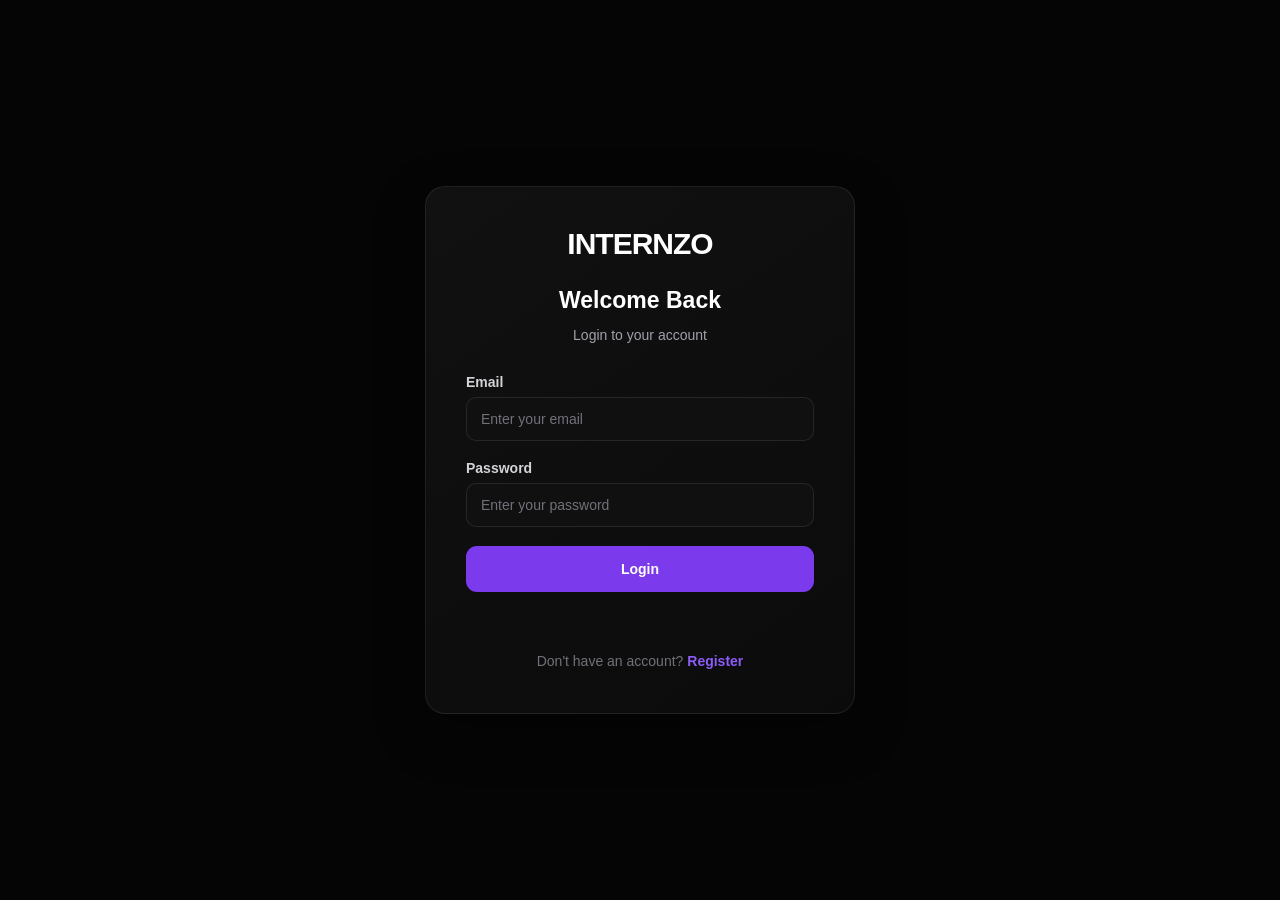
<file: index.html>
<!DOCTYPE html>
<html lang="en">

<head>

    <meta charset="UTF-8">

    <meta
        name="viewport"
        content="width=device-width, initial-scale=1.0">

    <title>INTERNZO</title>

    <meta
        http-equiv="refresh"
        content="0; url=login.html">

</head>


<body>

    <p>
        Redirecting to INTERNZO...
    </p>


    <p>

        If you are not redirected automatically,

        <a href="login.html">
            click here
        </a>.

    </p>


    <script>

        window.location.replace("login.html");

    </script>

</body>

</html>
</file>
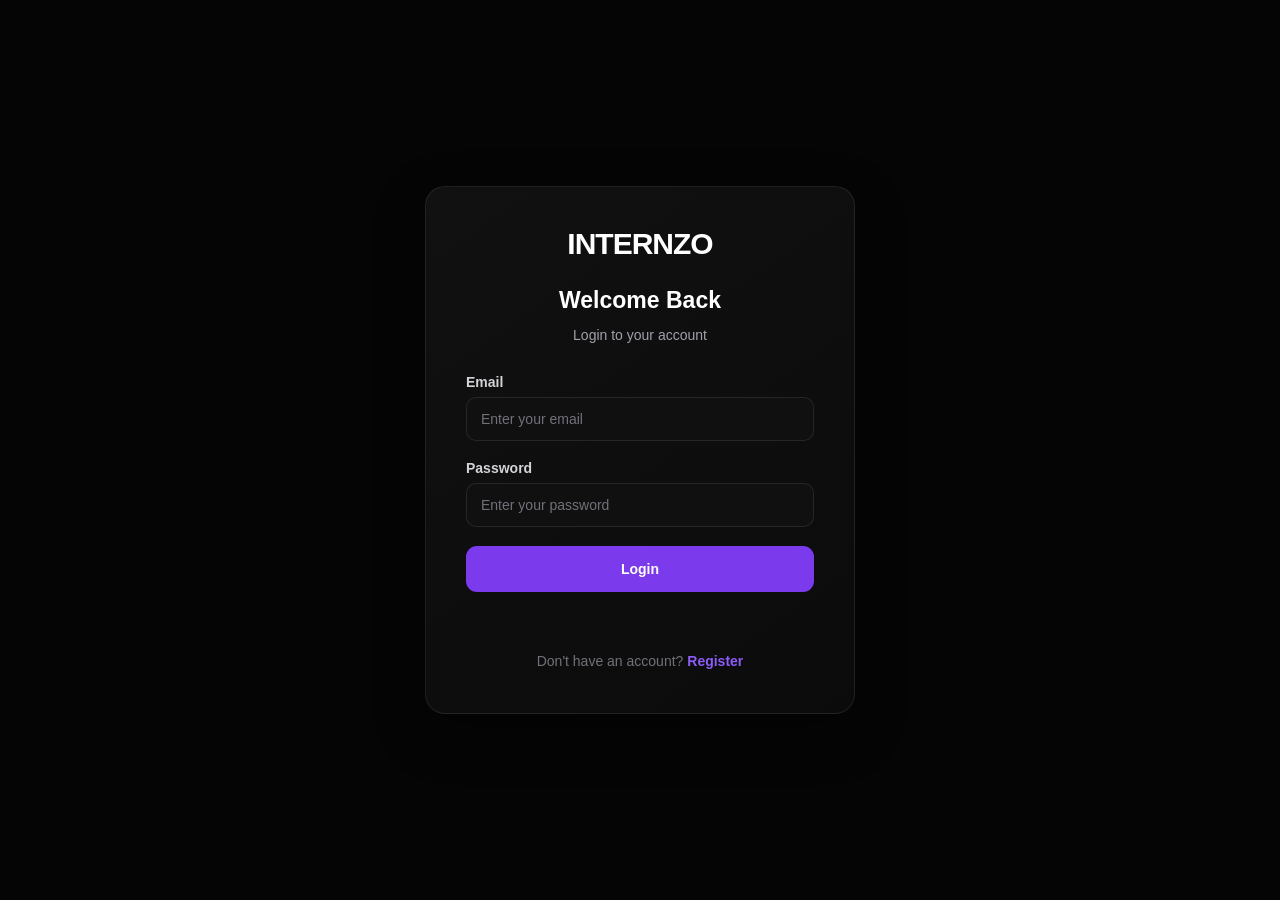
<file: admin-dashboard.html>
<!DOCTYPE html>
<html lang="en">

<head>

    <meta charset="UTF-8">

    <meta name="viewport"
        content="width=device-width, initial-scale=1.0">

    <title>INTERNZO - Admin Dashboard</title>

    <link rel="stylesheet"
        href="css/dashboard.css">


    <style>

        /* ==========================================
           ADMIN DASHBOARD
        ========================================== */

        .admin-header {
            margin-bottom: 40px;
        }

        .admin-header h1 {
            font-size: clamp(36px, 5vw, 54px);
            line-height: 1.05;
            letter-spacing: -2px;
            margin-bottom: 12px;
        }

        .admin-header h1 span {
            color: #8b5cf6;
        }

        .admin-header p {
            color: #a1a1aa;
            font-size: 15px;
            line-height: 1.6;
        }


        /* ==========================================
           STATS
        ========================================== */

        .stats-grid {
            display: grid;

            grid-template-columns:
                repeat(3, 1fr);

            gap: 18px;

            margin-bottom: 45px;
        }

        .stat-card {
            padding: 24px;

            background:
                linear-gradient(
                    145deg,
                    #111111,
                    #0b0b0b
                );

            border:
                1px solid
                rgba(255, 255, 255, 0.08);

            border-radius: 18px;

            transition: 0.25s ease;
        }

        .stat-card:hover {
            transform:
                translateY(-4px);

            border-color:
                rgba(124, 58, 237, 0.4);
        }

        .stat-card p {
            color: #71717a;

            font-size: 13px;

            margin-bottom: 10px;
        }

        .stat-card h2 {
            color: #ffffff;

            font-size: 32px;
        }


        /* ==========================================
           SECTION
        ========================================== */

        .admin-section {
            margin-top: 20px;
        }

        .admin-section-header {
            display: flex;

            align-items: center;

            justify-content: space-between;

            gap: 20px;

            margin-bottom: 20px;
        }

        .admin-section-header h2 {
            color: #ffffff;

            font-size: 24px;
        }

        .refresh-btn {
            width: auto;

            min-height: 40px;

            padding: 9px 16px;

            border:
                1px solid
                rgba(255, 255, 255, 0.1);

            background: #111111;

            color: #d4d4d8;

            border-radius: 10px;

            font-size: 13px;

            cursor: pointer;

            transition: 0.2s ease;
        }

        .refresh-btn:hover {
            background: #181818;

            color: #ffffff;
        }


        /* ==========================================
           INTERNSHIP GRID
        ========================================== */

        .internship-grid {
            display: grid;

            grid-template-columns:
                repeat(2, minmax(0, 1fr));

            gap: 20px;
        }

        .internship-card {
            padding: 24px;

            background:
                linear-gradient(
                    145deg,
                    #111111,
                    #0b0b0b
                );

            border:
                1px solid
                rgba(255, 255, 255, 0.08);

            border-radius: 20px;

            transition: 0.25s ease;
        }

        .internship-card:hover {
            transform:
                translateY(-4px);

            border-color:
                rgba(124, 58, 237, 0.35);

            box-shadow:
                0 18px 50px
                rgba(0, 0, 0, 0.3);
        }

        .internship-top {
            display: flex;

            align-items: flex-start;

            justify-content: space-between;

            gap: 15px;

            margin-bottom: 18px;
        }

        .internship-top h3 {
            color: #ffffff;

            font-size: 19px;

            line-height: 1.35;
        }

        .status-badge {
            flex-shrink: 0;

            padding: 6px 10px;

            border-radius: 8px;

            font-size: 11px;

            font-weight: 700;
        }

        .status-pending {
            background:
                rgba(234, 179, 8, 0.12);

            color: #facc15;
        }

        .status-approved {
            background:
                rgba(34, 197, 94, 0.12);

            color: #4ade80;
        }

        .status-rejected {
            background:
                rgba(239, 68, 68, 0.12);

            color: #f87171;
        }

        .internship-company {
            color: #a78bfa;

            font-size: 14px;

            font-weight: 600;

            margin-bottom: 16px;
        }

        .internship-details {
            display: grid;

            gap: 9px;

            margin-bottom: 20px;
        }

        .detail-row {
            display: flex;

            gap: 8px;

            color: #a1a1aa;

            font-size: 13px;

            line-height: 1.5;
        }

        .detail-row strong {
            color: #d4d4d8;

            font-weight: 600;
        }

        .internship-description {
            padding-top: 18px;

            border-top:
                1px solid
                rgba(255, 255, 255, 0.07);

            color: #71717a;

            font-size: 13px;

            line-height: 1.65;

            margin-bottom: 20px;
        }


        /* ==========================================
           ACTIONS
        ========================================== */

        .admin-actions {
            display: flex;

            gap: 10px;
        }

        .admin-actions button {
            flex: 1;

            min-height: 42px;

            margin: 0;

            border-radius: 10px;

            font-size: 13px;

            cursor: pointer;
        }

        .approve-btn {
            background: #166534;
        }

        .approve-btn:hover {
            background: #15803d;
        }

        .reject-btn {
            background: #991b1b;
        }

        .reject-btn:hover {
            background: #b91c1c;
        }

        .remove-btn {
            background: #27272a;

            border:
                1px solid
                rgba(255, 255, 255, 0.1);
        }

        .remove-btn:hover {
            background: #dc2626;

            border-color: #dc2626;
        }


        /* ==========================================
           EMPTY / LOADING
        ========================================== */

        .admin-message {
            grid-column: 1 / -1;

            padding: 60px 20px;

            text-align: center;

            background: #0d0d0d;

            border:
                1px solid
                rgba(255, 255, 255, 0.07);

            border-radius: 20px;

            color: #71717a;
        }

        .admin-message h3 {
            color: #ffffff;

            margin-bottom: 8px;
        }

        .admin-message p {
            color: #71717a;

            font-size: 14px;
        }


        /* ==========================================
           MOBILE MENU BUTTON
        ========================================== */

        .menu-toggle {
            display: none;

            width: 44px;
            height: 44px;

            padding: 0;

            background: transparent;

            border:
                1px solid
                rgba(255, 255, 255, 0.10);

            border-radius: 10px;

            cursor: pointer;

            align-items: center;

            justify-content: center;

            flex-direction: column;

            gap: 5px;
        }

        .menu-toggle span {
            display: block;

            width: 20px;

            height: 2px;

            background: #ffffff;

            border-radius: 5px;

            transition:
                transform 0.25s ease,
                opacity 0.25s ease;
        }


        /* ==========================================
           RESPONSIVE
        ========================================== */

        @media (max-width: 850px) {

            .stats-grid {
                grid-template-columns: 1fr;
            }

            .internship-grid {
                grid-template-columns: 1fr;
            }

        }


        /* ==========================================
           MOBILE NAVBAR
        ========================================== */

        @media (max-width: 800px) {

            .navbar {
                position: sticky;

                top: 0;

                padding: 14px 5%;

                min-height: 70px;

                box-sizing: border-box;
            }


            .logo {
                font-size: 20px;
            }


            .menu-toggle {
                display: flex;
            }


            .nav-links {
                position: absolute;

                top: calc(100% + 1px);

                left: 5%;

                right: 5%;

                width: auto;

                display: flex;

                flex-direction: column;

                align-items: stretch;

                gap: 5px;

                padding: 12px;

                background:
                    rgba(10, 10, 10, 0.98);

                border:
                    1px solid
                    rgba(255, 255, 255, 0.08);

                border-radius: 14px;

                box-shadow:
                    0 20px 50px
                    rgba(0, 0, 0, 0.45);

                opacity: 0;

                visibility: hidden;

                transform:
                    translateY(-10px);

                transition:
                    opacity 0.25s ease,
                    visibility 0.25s ease,
                    transform 0.25s ease;
            }


            .nav-links.active {
                opacity: 1;

                visibility: visible;

                transform:
                    translateY(0);
            }


            .nav-links a,
            .nav-links button {
                width: 100%;

                box-sizing: border-box;

                padding: 13px 14px;

                text-align: left;

                border-radius: 9px;

                font-size: 14px;
            }


            .nav-links a:hover,
            .nav-links a.active {
                background:
                    rgba(124, 58, 237, 0.12);
            }


            .nav-links button {
                margin-top: 4px;
            }


            /* HAMBURGER -> X */

            .menu-toggle.active span:nth-child(1) {
                transform:
                    translateY(7px)
                    rotate(45deg);
            }

            .menu-toggle.active span:nth-child(2) {
                opacity: 0;
            }

            .menu-toggle.active span:nth-child(3) {
                transform:
                    translateY(-7px)
                    rotate(-45deg);
            }

        }


        /* ==========================================
           SMALL MOBILE
        ========================================== */

        @media (max-width: 550px) {

            .navbar {
                padding: 13px 4%;
            }


            .nav-links {
                left: 4%;

                right: 4%;
            }


            .admin-section-header {
                align-items: flex-start;

                flex-direction: column;
            }


            .refresh-btn {
                width: 100%;
            }


            .internship-top {
                flex-direction: column;
            }


            .admin-actions {
                flex-direction: column;
            }


            .internship-card {
                padding: 20px;
            }


            .admin-header {
                margin-bottom: 30px;
            }


            .admin-header h1 {
                letter-spacing: -1.5px;
            }

        }


        @media (max-width: 380px) {

            .internship-card {
                padding: 16px;
            }

            .stat-card {
                padding: 20px;
            }

        }

    </style>

</head>


<body>


    <!-- ==========================================
         NAVBAR
    ========================================== -->

    <nav class="navbar">

        <div class="logo">
            INTERNZO
        </div>


        <div
            class="nav-links"
            id="navLinks">

            <a
                href="admin-dashboard.html"
                class="active">

                Dashboard

            </a>


            <button
                onclick="logout()">

                Logout

            </button>

        </div>


        <!-- MOBILE MENU -->

        <button
            class="menu-toggle"
            id="menuToggle"
            aria-label="Toggle navigation"
            aria-expanded="false">

            <span></span>
            <span></span>
            <span></span>

        </button>

    </nav>


    <!-- ==========================================
         MAIN
    ========================================== -->

    <main class="dashboard-container">


        <!-- ==========================================
             HEADER
        ========================================== -->

        <section class="admin-header">

            <h1>
                Admin
                <span>Dashboard</span>
            </h1>

            <p>
                Manage internships submitted to the
                INTERNZO platform.
            </p>

        </section>


        <!-- ==========================================
             STATS
        ========================================== -->

        <section class="stats-grid">


            <div class="stat-card">

                <p>
                    Total Internships
                </p>

                <h2 id="totalCount">
                    0
                </h2>

            </div>


            <div class="stat-card">

                <p>
                    Pending Approval
                </p>

                <h2 id="pendingCount">
                    0
                </h2>

            </div>


            <div class="stat-card">

                <p>
                    Approved
                </p>

                <h2 id="approvedCount">
                    0
                </h2>

            </div>


        </section>


        <!-- ==========================================
             INTERNSHIPS
        ========================================== -->

        <section class="admin-section">


            <div class="admin-section-header">

                <h2>
                    All Internships
                </h2>


                <button
                    class="refresh-btn"
                    onclick="loadInternships()">

                    Refresh

                </button>

            </div>


            <div
                id="internshipGrid"
                class="internship-grid">

                <div class="admin-message">

                    <h3>
                        Loading internships...
                    </h3>

                    <p>
                        Please wait.
                    </p>

                </div>

            </div>


        </section>


    </main>


    <!-- ==========================================
         API
    ========================================== -->

    <script src="js/api.js"></script>


    <!-- ==========================================
         ADMIN JAVASCRIPT
    ========================================== -->

    <script>

        // ==========================================
        // CHECK ADMIN
        // ==========================================

        const token =
            localStorage.getItem("token");

        const userString =
            localStorage.getItem("user");


        if (!token || !userString) {

            window.location.href =
                "login.html";

        }


        let user;


        try {

            user =
                JSON.parse(userString);

        } catch (error) {

            localStorage.clear();

            window.location.href =
                "login.html";

        }


        if (
            !user ||
            user.role !== "admin"
        ) {

            alert(
                "Admin access required"
            );

            window.location.href =
                "login.html";

        }


        // ==========================================
        // LOGOUT
        // ==========================================

        function logout() {

            localStorage.removeItem(
                "token"
            );

            localStorage.removeItem(
                "user"
            );

            window.location.href =
                "login.html";

        }


        // ==========================================
        // LOAD INTERNSHIPS
        // ==========================================

        async function loadInternships() {

            const grid =
                document.getElementById(
                    "internshipGrid"
                );


            grid.innerHTML = `

                <div class="admin-message">

                    <h3>
                        Loading internships...
                    </h3>

                    <p>
                        Please wait.
                    </p>

                </div>

            `;


            try {

                const internships =
                    await apiFetch(
                        "/api/internships/admin/all"
                    );


                updateStats(
                    internships
                );


                renderInternships(
                    internships
                );


            } catch (error) {

                console.error(
                    "LOAD INTERNSHIPS ERROR:",
                    error
                );


                grid.innerHTML = `

                    <div class="admin-message">

                        <h3>
                            Failed to load internships
                        </h3>

                        <p>

                            ${escapeHtml(
                                error.message ||
                                "Something went wrong"
                            )}

                        </p>

                    </div>

                `;

            }

        }


        // ==========================================
        // UPDATE STATS
        // ==========================================

        function updateStats(
            internships
        ) {

            const total =
                internships.length;


            const pending =
                internships.filter(
                    internship =>
                        internship.status ===
                        "Pending"
                ).length;


            const approved =
                internships.filter(
                    internship =>
                        internship.status ===
                        "Approved"
                ).length;


            document.getElementById(
                "totalCount"
            ).textContent =
                total;


            document.getElementById(
                "pendingCount"
            ).textContent =
                pending;


            document.getElementById(
                "approvedCount"
            ).textContent =
                approved;

        }


        // ==========================================
        // RENDER INTERNSHIPS
        // ==========================================

        function renderInternships(
            internships
        ) {

            const grid =
                document.getElementById(
                    "internshipGrid"
                );


            if (
                !internships ||
                internships.length === 0
            ) {

                grid.innerHTML = `

                    <div class="admin-message">

                        <h3>
                            No internships found
                        </h3>

                        <p>
                            There are currently
                            no internships.
                        </p>

                    </div>

                `;

                return;

            }


            grid.innerHTML =
                internships.map(
                    internship => {

                        const status =
                            internship.status ||
                            "Pending";


                        const statusClass =
                            status.toLowerCase() ===
                            "approved"

                                ? "status-approved"

                                : status.toLowerCase() ===
                                  "rejected"

                                    ? "status-rejected"

                                    : "status-pending";


                        const companyName =
                            internship.companyName ||
                            internship.company?.name ||
                            "Unknown Company";


                        const description =
                            internship.description ||
                            "No description provided.";


                        return `

                            <article
                                class="internship-card"
                            >

                                <div
                                    class="internship-top"
                                >

                                    <h3>
                                        ${escapeHtml(
                                            internship.title ||
                                            "Untitled Internship"
                                        )}
                                    </h3>


                                    <span
                                        class="status-badge ${statusClass}"
                                    >

                                        ${escapeHtml(
                                            status
                                        )}

                                    </span>

                                </div>


                                <div
                                    class="internship-company"
                                >

                                    ${escapeHtml(
                                        companyName
                                    )}

                                </div>


                                <div
                                    class="internship-details"
                                >


                                    <div
                                        class="detail-row"
                                    >

                                        <strong>
                                            Location:
                                        </strong>

                                        <span>

                                            ${escapeHtml(
                                                internship.location ||
                                                "Not specified"
                                            )}

                                        </span>

                                    </div>


                                    <div
                                        class="detail-row"
                                    >

                                        <strong>
                                            Type:
                                        </strong>

                                        <span>

                                            ${escapeHtml(
                                                internship.type ||
                                                "Not specified"
                                            )}

                                        </span>

                                    </div>


                                    <div
                                        class="detail-row"
                                    >

                                        <strong>
                                            Duration:
                                        </strong>

                                        <span>

                                            ${escapeHtml(
                                                internship.duration ||
                                                "Not specified"
                                            )}

                                        </span>

                                    </div>


                                    <div
                                        class="detail-row"
                                    >

                                        <strong>
                                            Stipend:
                                        </strong>

                                        <span>

                                            ${escapeHtml(
                                                internship.stipend ||
                                                "Unpaid"
                                            )}

                                        </span>

                                    </div>


                                    <div
                                        class="detail-row"
                                    >

                                        <strong>
                                            Deadline:
                                        </strong>

                                        <span>

                                            ${formatDate(
                                                internship.deadline
                                            )}

                                        </span>

                                    </div>


                                </div>


                                <div
                                    class="internship-description"
                                >

                                    ${escapeHtml(
                                        description
                                    )}

                                </div>


                                <div
                                    class="admin-actions"
                                >


                                    ${
                                        status ===
                                        "Pending"

                                            ? `

                                                <button
                                                    class="approve-btn"
                                                    onclick="updateStatus(
                                                        '${internship._id}',
                                                        'Approved'
                                                    )"
                                                >

                                                    Approve

                                                </button>


                                                <button
                                                    class="reject-btn"
                                                    onclick="updateStatus(
                                                        '${internship._id}',
                                                        'Rejected'
                                                    )"
                                                >

                                                    Reject

                                                </button>

                                            `

                                            : ""
                                    }


                                    <button
                                        class="remove-btn"
                                        onclick="removeInternship(
                                            '${internship._id}'
                                        )"
                                    >

                                        Remove

                                    </button>


                                </div>


                            </article>

                        `;

                    }
                ).join("");

        }


        // ==========================================
        // UPDATE STATUS
        // ==========================================

        async function updateStatus(
            internshipId,
            status
        ) {

            const action =
                status === "Approved"
                    ? "approve"
                    : "reject";


            const confirmed =
                confirm(
                    `Are you sure you want to ${action} this internship?`
                );


            if (!confirmed) {
                return;
            }


            try {

                await apiFetch(
                    `/api/internships/admin/status/${internshipId}`,
                    {
                        method: "PUT",

                        body: JSON.stringify({
                            status: status
                        })
                    }
                );


                await loadInternships();


            } catch (error) {

                console.error(
                    "UPDATE STATUS ERROR:",
                    error
                );


                alert(
                    error.message ||
                    "Failed to update internship"
                );

            }

        }


        // ==========================================
        // REMOVE INTERNSHIP
        // ==========================================

        async function removeInternship(
            internshipId
        ) {

            if (!internshipId) {

                alert(
                    "Internship ID is missing."
                );

                return;

            }


            const confirmed =
                confirm(
                    "Are you sure you want to remove this internship?"
                );


            if (!confirmed) {
                return;
            }


            console.log(
                "Removing internship:",
                internshipId
            );


            try {

                const result =
                    await apiFetch(
                        `/api/internships/admin/${internshipId}`,
                        {
                            method: "DELETE"
                        }
                    );


                console.log(
                    "DELETE RESULT:",
                    result
                );


                alert(
                    result.message ||
                    "Internship removed successfully"
                );


                await loadInternships();


            } catch (error) {

                console.error(
                    "DELETE INTERNSHIP ERROR:",
                    error
                );


                alert(
                    "Delete failed: " +
                    (
                        error.message ||
                        "Unknown error"
                    )
                );

            }

        }


        // ==========================================
        // FORMAT DATE
        // ==========================================

        function formatDate(
            date
        ) {

            if (!date) {
                return "Not specified";
            }


            const parsedDate =
                new Date(date);


            if (
                Number.isNaN(
                    parsedDate.getTime()
                )
            ) {

                return escapeHtml(
                    String(date)
                );

            }


            return parsedDate.toLocaleDateString(
                "en-IN",
                {
                    day: "2-digit",

                    month: "short",

                    year: "numeric"
                }
            );

        }


        // ==========================================
        // ESCAPE HTML
        // ==========================================

        function escapeHtml(
            value
        ) {

            return String(value)

                .replaceAll(
                    "&",
                    "&amp;"
                )

                .replaceAll(
                    "<",
                    "&lt;"
                )

                .replaceAll(
                    ">",
                    "&gt;"
                )

                .replaceAll(
                    '"',
                    "&quot;"
                )

                .replaceAll(
                    "'",
                    "&#039;"
                );

        }


        // ==========================================
        // RESPONSIVE NAVBAR
        // ==========================================

        const menuToggle =
            document.getElementById(
                "menuToggle"
            );


        const navLinks =
            document.getElementById(
                "navLinks"
            );


        if (
            menuToggle &&
            navLinks
        ) {


            // OPEN / CLOSE MENU

            menuToggle.addEventListener(
                "click",
                function () {

                    menuToggle.classList.toggle(
                        "active"
                    );

                    navLinks.classList.toggle(
                        "active"
                    );


                    const isOpen =
                        navLinks.classList.contains(
                            "active"
                        );


                    menuToggle.setAttribute(
                        "aria-expanded",
                        isOpen
                    );

                }
            );


            // CLOSE WHEN CLICKING LINK

            document
                .querySelectorAll(
                    ".nav-links a"
                )
                .forEach(
                    function (link) {

                        link.addEventListener(
                            "click",
                            function () {

                                menuToggle.classList.remove(
                                    "active"
                                );

                                navLinks.classList.remove(
                                    "active"
                                );

                                menuToggle.setAttribute(
                                    "aria-expanded",
                                    "false"
                                );

                            }
                        );

                    }
                );


            // CLOSE WHEN CLICKING OUTSIDE

            document.addEventListener(
                "click",
                function (event) {

                    if (
                        !navLinks.contains(
                            event.target
                        ) &&
                        !menuToggle.contains(
                            event.target
                        )
                    ) {

                        menuToggle.classList.remove(
                            "active"
                        );

                        navLinks.classList.remove(
                            "active"
                        );

                        menuToggle.setAttribute(
                            "aria-expanded",
                            "false"
                        );

                    }

                }
            );


            // CLOSE WITH ESCAPE

            document.addEventListener(
                "keydown",
                function (event) {

                    if (
                        event.key === "Escape"
                    ) {

                        menuToggle.classList.remove(
                            "active"
                        );

                        navLinks.classList.remove(
                            "active"
                        );

                        menuToggle.setAttribute(
                            "aria-expanded",
                            "false"
                        );

                    }

                }
            );

        }


        // ==========================================
        // LOAD ON PAGE OPEN
        // ==========================================

        loadInternships();

    </script>


</body>

</html>
</file>
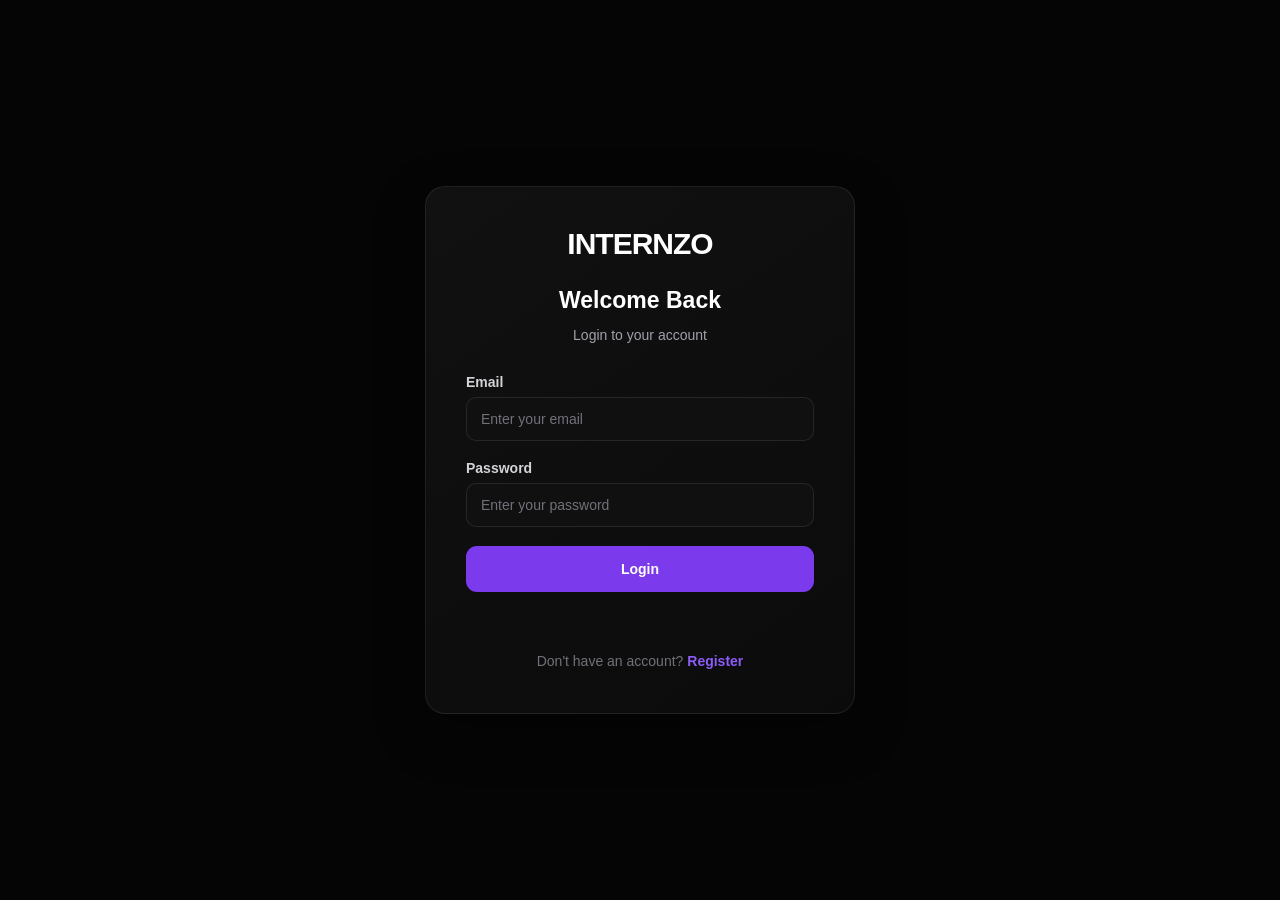
<file: company-applications.html>
<!DOCTYPE html>
<html lang="en">

<head>

    <meta charset="UTF-8">

    <meta name="viewport"
        content="width=device-width, initial-scale=1.0">

    <title>Applications - INTERNZO</title>

    <link rel="stylesheet"
        href="css/dashboard.css">

    <link rel="stylesheet"
        href="https://cdnjs.cloudflare.com/ajax/libs/font-awesome/6.5.2/css/all.min.css">


    <style>

        /* =========================================
           PAGE HEADER
        ========================================= */

        .page-header {
            margin-bottom: 35px;
        }

        .page-label {
            color: #8b5cf6;
            font-size: 12px;
            font-weight: 700;
            letter-spacing: 2px;
            margin-bottom: 12px;
        }

        .page-header h1 {
            color: #ffffff;
            font-size: clamp(34px, 5vw, 48px);
            line-height: 1.1;
            letter-spacing: -1.5px;
            margin-bottom: 12px;
        }

        .page-header p {
            color: #a1a1aa;
            font-size: 15px;
            line-height: 1.6;
        }


        /* =========================================
           MESSAGE
        ========================================= */

        .message {
            min-height: 22px;
            text-align: center;
            margin-bottom: 18px;
            font-size: 14px;
            font-weight: 600;
        }

        .message.success {
            color: #4ade80;
        }

        .message.error {
            color: #f87171;
        }


        /* =========================================
           APPLICATIONS CONTAINER
        ========================================= */

        .applications-container {
            width: 100%;
            background:
                linear-gradient(
                    145deg,
                    #111111,
                    #0b0b0b
                );
            border:
                1px solid
                rgba(255, 255, 255, 0.08);
            border-radius: 20px;
            padding: 10px;
            box-shadow:
                0 18px 50px
                rgba(0, 0, 0, 0.25);
            overflow-x: auto;
        }


        /* =========================================
           TABLE
        ========================================= */

        table {
            width: 100%;
            min-width: 900px;
            border-collapse: collapse;
        }

        th {
            text-align: left;
            padding: 17px 15px;
            color: #71717a;
            background: #0d0d0d;
            font-size: 11px;
            font-weight: 700;
            text-transform: uppercase;
            letter-spacing: 0.7px;
            border-bottom:
                1px solid
                rgba(255, 255, 255, 0.08);
        }

        td {
            padding: 18px 15px;
            color: #d4d4d8;
            font-size: 13px;
            vertical-align: middle;
            border-bottom:
                1px solid
                rgba(255, 255, 255, 0.06);
        }

        tbody tr {
            transition: 0.2s ease;
        }

        tbody tr:hover {
            background:
                rgba(124, 58, 237, 0.045);
        }

        tbody tr:last-child td {
            border-bottom: none;
        }


        /* =========================================
           STUDENT
        ========================================= */

        .student-name {
            color: #ffffff;
            font-size: 14px;
            font-weight: 700;
            margin-bottom: 5px;
        }

        .student-email {
            color: #71717a;
            font-size: 12px;
            line-height: 1.5;
        }


        /* =========================================
           INTERNSHIP
        ========================================= */

        .internship-title {
            color: #ffffff;
            font-size: 14px;
            font-weight: 700;
            margin-bottom: 5px;
        }


        /* =========================================
           STATUS
        ========================================= */

        .status {
            display: inline-flex;
            align-items: center;
            padding: 6px 11px;
            border-radius: 20px;
            font-size: 11px;
            font-weight: 700;
            white-space: nowrap;
        }

        .status-applied {
            background:
                rgba(245, 158, 11, 0.12);
            color: #fbbf24;
            border:
                1px solid
                rgba(245, 158, 11, 0.18);
        }

        .status-shortlisted {
            background:
                rgba(59, 130, 246, 0.12);
            color: #60a5fa;
            border:
                1px solid
                rgba(59, 130, 246, 0.18);
        }

        .status-selected {
            background:
                rgba(34, 197, 94, 0.12);
            color: #4ade80;
            border:
                1px solid
                rgba(34, 197, 94, 0.18);
        }

        .status-rejected {
            background:
                rgba(239, 68, 68, 0.12);
            color: #f87171;
            border:
                1px solid
                rgba(239, 68, 68, 0.18);
        }


        /* =========================================
           ACTION BUTTONS
        ========================================= */

        .action-buttons {
            display: flex;
            align-items: center;
            gap: 7px;
            flex-wrap: wrap;
        }

        .action-buttons button {
            width: auto;
            min-height: 34px;
            padding: 7px 11px;
            border: none;
            border-radius: 8px;
            color: #ffffff;
            font-family: inherit;
            font-size: 11px;
            font-weight: 700;
            cursor: pointer;
            transition: 0.2s ease;
        }

        .action-buttons button:hover {
            transform: translateY(-2px);
        }

        .shortlist-btn {
            background: #2563eb;
        }

        .shortlist-btn:hover {
            background: #1d4ed8;
        }

        .select-btn {
            background: #16a34a;
        }

        .select-btn:hover {
            background: #15803d;
        }

        .reject-btn {
            background: #dc2626;
        }

        .reject-btn:hover {
            background: #b91c1c;
        }

        .action-buttons button:disabled {
            opacity: 0.35;
            cursor: not-allowed;
            transform: none;
        }


        /* =========================================
           EMPTY / ERROR STATE
        ========================================= */

        .empty-box {
            text-align: center;
            padding: 70px 25px;
        }

        .empty-box .icon {
            width: 60px;
            height: 60px;
            display: flex;
            align-items: center;
            justify-content: center;
            margin: 0 auto 18px;
            background:
                rgba(124, 58, 237, 0.12);
            color: #8b5cf6;
            border:
                1px solid
                rgba(124, 58, 237, 0.18);
            border-radius: 15px;
            font-size: 25px;
        }

        .empty-box h3 {
            color: #ffffff;
            font-size: 18px;
            margin-bottom: 9px;
        }

        .empty-box p {
            max-width: 500px;
            margin: 0 auto;
            color: #71717a;
            font-size: 14px;
            line-height: 1.7;
        }


        /* =========================================
           LOADING
        ========================================= */

        .loading-state {
            display: flex;
            flex-direction: column;
            align-items: center;
            justify-content: center;
            min-height: 300px;
            color: #71717a;
        }

        .loading-spinner {
            width: 34px;
            height: 34px;
            margin-bottom: 15px;
            border:
                3px solid
                rgba(255, 255, 255, 0.08);
            border-top-color: #8b5cf6;
            border-radius: 50%;
            animation:
                spin 0.8s linear infinite;
        }

        @keyframes spin {
            to {
                transform: rotate(360deg);
            }
        }


        /* =========================================
           RESPONSIVE NAVBAR
        ========================================= */

        .menu-toggle {

            display: none;

            width: 44px;
            height: 44px;

            padding: 0;

            background: transparent;

            border:
                1px solid
                rgba(255, 255, 255, 0.10);

            border-radius: 10px;

            cursor: pointer;

            align-items: center;
            justify-content: center;

            flex-direction: column;

            gap: 5px;

        }


        .menu-toggle span {

            display: block;

            width: 20px;
            height: 2px;

            background: #ffffff;

            border-radius: 5px;

            transition:
                transform 0.25s ease,
                opacity 0.25s ease;

        }


        @media (max-width: 800px) {

            .navbar {

                position: sticky;

                top: 0;

                z-index: 1000;

                padding:
                    14px 5%;

                min-height: 70px;

                box-sizing: border-box;

            }


            .menu-toggle {

                display: flex;

            }


            .nav-links {

                position: absolute;

                top:
                    calc(100% + 1px);

                left: 5%;
                right: 5%;

                width: auto;

                display: flex;

                flex-direction: column;

                align-items: stretch;

                gap: 5px;

                padding: 12px;

                background:
                    rgba(10, 10, 10, 0.98);

                border:
                    1px solid
                    rgba(255, 255, 255, 0.08);

                border-radius: 14px;

                box-shadow:
                    0 20px 50px
                    rgba(0, 0, 0, 0.45);

                opacity: 0;

                visibility: hidden;

                transform:
                    translateY(-10px);

                transition:
                    opacity 0.25s ease,
                    visibility 0.25s ease,
                    transform 0.25s ease;

            }


            .nav-links.active {

                opacity: 1;

                visibility: visible;

                transform:
                    translateY(0);

            }


            .nav-links a,
            .nav-links button {

                width: 100%;

                box-sizing: border-box;

                padding:
                    13px 14px;

                text-align: left;

                border-radius: 9px;

                font-size: 14px;

            }


            .nav-links a:hover,
            .nav-links a.active {

                background:
                    rgba(124, 58, 237, 0.12);

            }


            .nav-links button {

                margin-top: 4px;

            }


            /* HAMBURGER -> X */

            .menu-toggle.active
            span:nth-child(1) {

                transform:
                    translateY(7px)
                    rotate(45deg);

            }


            .menu-toggle.active
            span:nth-child(2) {

                opacity: 0;

            }


            .menu-toggle.active
            span:nth-child(3) {

                transform:
                    translateY(-7px)
                    rotate(-45deg);

            }


            /* TABLE */

            .applications-container {

                padding: 7px;

            }


            .page-header h1 {

                font-size: 38px;

            }

        }


        @media (max-width: 550px) {

            .navbar {

                padding:
                    13px 4%;

            }


            .nav-links {

                left: 4%;
                right: 4%;

            }


            .page-header {

                margin-bottom: 28px;

            }


            .page-header h1 {

                font-size: 32px;

                letter-spacing: -1px;

            }


            .page-header p {

                font-size: 14px;

            }


            .applications-container {

                border-radius: 16px;

            }


            .empty-box {

                padding:
                    55px 18px;

            }

        }

    </style>

</head>


<body>


    <!-- =========================================
         NAVBAR
    ========================================= -->

    <nav class="navbar">

        <div class="logo">
            INTERNZO
        </div>


        <div
            class="nav-links"
            id="navLinks">

            <a href="company-dashboard.html">
                Dashboard
            </a>


            <a href="post-internship.html">
                Post Internship
            </a>


            <a href="manage-internships.html">
                My Internships
            </a>


            <a
                href="company-applications.html"
                class="active">

                Applications

            </a>


            <a href="company-profile.html">
                Profile
            </a>


            <button onclick="logout()">
                Logout
            </button>

        </div>


        <button
            class="menu-toggle"
            id="menuToggle"
            aria-label="Toggle navigation"
            aria-expanded="false">

            <span></span>
            <span></span>
            <span></span>

        </button>

    </nav>


    <!-- =========================================
         MAIN
    ========================================= -->

    <main class="dashboard-container">


        <section class="page-header">

            <div class="page-label">
                COMPANY PORTAL
            </div>


            <h1>
                Applications
            </h1>


            <p>
                Review students who have applied
                for your internships.
            </p>

        </section>


        <div
            id="message"
            class="message">
        </div>


        <div class="applications-container">

            <div id="applicationsContent">

                <div class="loading-state">

                    <div class="loading-spinner"></div>

                    <p>
                        Loading applications...
                    </p>

                </div>

            </div>

        </div>


    </main>


    <script src="js/api.js"></script>


    <script>

        // =========================================
        // MOBILE NAVBAR
        // =========================================

        const menuToggle =
            document.getElementById("menuToggle");

        const navLinks =
            document.getElementById("navLinks");


        if (menuToggle && navLinks) {

            menuToggle.addEventListener(
                "click",
                function () {

                    menuToggle.classList.toggle(
                        "active"
                    );

                    navLinks.classList.toggle(
                        "active"
                    );


                    const isOpen =
                        navLinks.classList.contains(
                            "active"
                        );


                    menuToggle.setAttribute(
                        "aria-expanded",
                        isOpen
                    );

                }
            );


            // Close after clicking a link

            document
                .querySelectorAll(
                    ".nav-links a"
                )
                .forEach(
                    function (link) {

                        link.addEventListener(
                            "click",
                            function () {

                                menuToggle.classList.remove(
                                    "active"
                                );

                                navLinks.classList.remove(
                                    "active"
                                );

                                menuToggle.setAttribute(
                                    "aria-expanded",
                                    "false"
                                );

                            }
                        );

                    }
                );


            // Close when clicking outside

            document.addEventListener(
                "click",
                function (event) {

                    if (
                        !navLinks.contains(
                            event.target
                        ) &&
                        !menuToggle.contains(
                            event.target
                        )
                    ) {

                        menuToggle.classList.remove(
                            "active"
                        );

                        navLinks.classList.remove(
                            "active"
                        );

                        menuToggle.setAttribute(
                            "aria-expanded",
                            "false"
                        );

                    }

                }
            );


            // Close with Escape

            document.addEventListener(
                "keydown",
                function (event) {

                    if (
                        event.key === "Escape"
                    ) {

                        menuToggle.classList.remove(
                            "active"
                        );

                        navLinks.classList.remove(
                            "active"
                        );

                        menuToggle.setAttribute(
                            "aria-expanded",
                            "false"
                        );

                    }

                }
            );

        }


        // =========================================
        // LOGIN CHECK
        // =========================================

        const token =
            localStorage.getItem("token");

        const userData =
            localStorage.getItem("user");

        let user = null;


        try {

            user =
                userData
                    ? JSON.parse(userData)
                    : null;

        } catch (error) {

            console.error(
                "USER DATA ERROR:",
                error
            );

            localStorage.removeItem("token");
            localStorage.removeItem("user");

            window.location.href =
                "login.html";

        }


        // =========================================
        // AUTH CHECK
        // =========================================

        if (!token || !user) {

            window.location.href =
                "login.html";

        }


        // =========================================
        // ROLE CHECK
        // =========================================

        if (
            user &&
            user.role !== "company"
        ) {

            if (
                user.role === "student"
            ) {

                window.location.href =
                    "student-dashboard.html";

            }

            else if (
                user.role === "admin"
            ) {

                window.location.href =
                    "admin-dashboard.html";

            }

            else {

                localStorage.removeItem(
                    "token"
                );

                localStorage.removeItem(
                    "user"
                );

                window.location.href =
                    "login.html";

            }

        }


        // =========================================
        // HTML ESCAPE
        // =========================================

        function escapeHTML(value) {

            return String(value ?? "")
                .replace(/&/g, "&amp;")
                .replace(/</g, "&lt;")
                .replace(/>/g, "&gt;")
                .replace(/"/g, "&quot;")
                .replace(/'/g, "&#039;");

        }


        // =========================================
        // STATUS CLASS
        // =========================================

        function getStatusClass(status) {

            switch (status) {

                case "Shortlisted":
                    return "status-shortlisted";

                case "Selected":
                    return "status-selected";

                case "Rejected":
                    return "status-rejected";

                default:
                    return "status-applied";

            }

        }


        // =========================================
        // LOAD APPLICATIONS
        // =========================================

        async function loadApplications() {

            const content =
                document.getElementById(
                    "applicationsContent"
                );


            content.innerHTML = `

                <div class="loading-state">

                    <div class="loading-spinner"></div>

                    <p>
                        Loading applications...
                    </p>

                </div>

            `;


            try {

                const data =
                    await apiFetch(
                        "/api/applications/company-applications"
                    );


                if (
                    !data ||
                    data.length === 0
                ) {

                    content.innerHTML = `

                        <div class="empty-box">

                            <div class="icon">

                                <i class="fa-regular fa-file-lines"></i>

                            </div>

                            <h3>
                                No Applications Yet
                            </h3>

                            <p>
                                Students who apply
                                for your internships
                                will appear here.
                            </p>

                        </div>

                    `;

                    return;

                }


                let html = `

                    <table>

                        <thead>

                            <tr>

                                <th>
                                    Student
                                </th>

                                <th>
                                    Internship
                                </th>

                                <th>
                                    Applied On
                                </th>

                                <th>
                                    Status
                                </th>

                                <th>
                                    Action
                                </th>

                            </tr>

                        </thead>

                        <tbody>

                `;


                data.forEach(
                    application => {

                        const student =
                            application.student ||
                            {};

                        const internship =
                            application.internship ||
                            {};


                        const appliedDate =
                            application.createdAt
                                ? new Date(
                                    application.createdAt
                                ).toLocaleDateString(
                                    "en-IN",
                                    {
                                        day: "2-digit",
                                        month: "short",
                                        year: "numeric"
                                    }
                                )
                                : "N/A";


                        const status =
                            application.status ||
                            "Applied";


                        const safeId =
                            escapeHTML(
                                application._id
                            );


                        const studentName =
                            escapeHTML(
                                student.name ||
                                "Unknown Student"
                            );


                        const studentEmail =
                            escapeHTML(
                                student.email ||
                                ""
                            );


                        const internshipTitle =
                            escapeHTML(
                                internship.title ||
                                "Internship"
                            );


                        const location =
                            escapeHTML(
                                internship.location ||
                                ""
                            );


                        const safeStatus =
                            escapeHTML(
                                status
                            );


                        const statusClass =
                            getStatusClass(
                                status
                            );


                        html += `

                            <tr>

                                <td>

                                    <div class="student-name">
                                        ${studentName}
                                    </div>

                                    ${
                                        studentEmail
                                            ? `
                                                <div class="student-email">
                                                    ${studentEmail}
                                                </div>
                                            `
                                            : ""
                                    }

                                </td>


                                <td>

                                    <div class="internship-title">
                                        ${internshipTitle}
                                    </div>

                                    ${
                                        location
                                            ? `
                                                <div class="student-email">
                                                    ${location}
                                                </div>
                                            `
                                            : ""
                                    }

                                </td>


                                <td>
                                    ${appliedDate}
                                </td>


                                <td>

                                    <span
                                        class="status ${statusClass}">

                                        ${safeStatus}

                                    </span>

                                </td>


                                <td>

                                    <div class="action-buttons">

                                        <button
                                            class="shortlist-btn"
                                            onclick="updateStatus(
                                                '${safeId}',
                                                'Shortlisted'
                                            )">

                                            Shortlist

                                        </button>


                                        <button
                                            class="select-btn"
                                            onclick="updateStatus(
                                                '${safeId}',
                                                'Selected'
                                            )">

                                            Select

                                        </button>


                                        <button
                                            class="reject-btn"
                                            onclick="updateStatus(
                                                '${safeId}',
                                                'Rejected'
                                            )">

                                            Reject

                                        </button>

                                    </div>

                                </td>

                            </tr>

                        `;

                    }
                );


                html += `

                        </tbody>

                    </table>

                `;


                content.innerHTML =
                    html;


            } catch (error) {

                console.error(
                    "LOAD APPLICATIONS ERROR:",
                    error
                );


                content.innerHTML = `

                    <div class="empty-box">

                        <div class="icon">

                            <i class="fa-solid fa-triangle-exclamation"></i>

                        </div>

                        <h3>
                            Unable to Load Applications
                        </h3>

                        <p>
                            ${
                                escapeHTML(
                                    error.message ||
                                    "Something went wrong."
                                )
                            }
                        </p>

                    </div>

                `;

            }

        }


        // =========================================
        // UPDATE APPLICATION STATUS
        // =========================================

        async function updateStatus(
            applicationId,
            status
        ) {

            const message =
                document.getElementById(
                    "message"
                );


            message.className =
                "message";

            message.textContent =
                "Updating application...";


            try {

                const data =
                    await apiFetch(
                        `/api/applications/status/${applicationId}`,
                        {
                            method: "PUT",

                            body:
                                JSON.stringify({
                                    status
                                })
                        }
                    );


                message.className =
                    "message success";

                message.textContent =
                    data.message ||
                    "Application status updated successfully.";


                await loadApplications();


                setTimeout(
                    () => {

                        message.textContent =
                            "";

                    },
                    3000
                );


            } catch (error) {

                console.error(
                    "UPDATE STATUS ERROR:",
                    error
                );


                message.className =
                    "message error";

                message.textContent =
                    error.message ||
                    "Unable to update application.";

            }

        }


        // =========================================
        // LOGOUT
        // =========================================

        function logout() {

            localStorage.removeItem(
                "token"
            );

            localStorage.removeItem(
                "user"
            );

            window.location.href =
                "login.html";

        }


        // =========================================
        // START
        // =========================================

        loadApplications();

    </script>


</body>

</html>
</file>
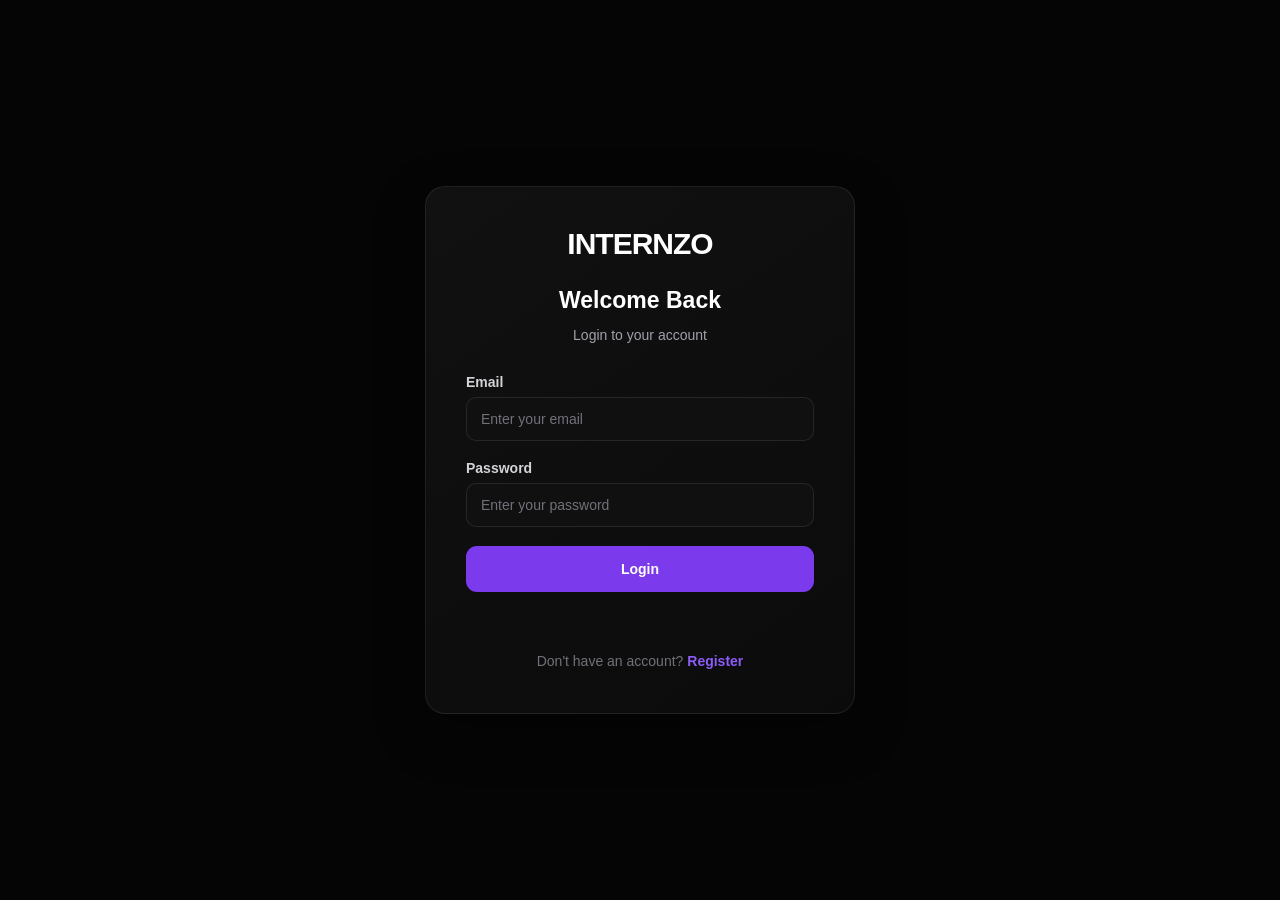
<file: company-dashboard.html>
<!DOCTYPE html>
<html lang="en">

<head>

    <meta charset="UTF-8">

    <meta name="viewport"
        content="width=device-width, initial-scale=1.0">

    <title>INTERNZO - Company Dashboard</title>

    <link rel="stylesheet"
        href="css/dashboard.css">

    <link rel="stylesheet"
        href="https://cdnjs.cloudflare.com/ajax/libs/font-awesome/6.5.2/css/all.min.css">


    <style>

        /* =========================================
           WELCOME SECTION
        ========================================= */

        .welcome-section {
            margin-bottom: 45px;
        }

        .page-label {
            color: #8b5cf6;
            font-size: 12px;
            font-weight: 700;
            letter-spacing: 2px;
            margin-bottom: 12px;
        }

        .welcome-section h1 {
            max-width: 850px;
            color: #ffffff;
            font-size: clamp(36px, 5vw, 56px);
            line-height: 1.05;
            letter-spacing: -2px;
            margin-bottom: 18px;
        }

        .welcome-section h1 span {
            color: #8b5cf6;
        }

        .welcome-section p {
            max-width: 650px;
            color: #a1a1aa;
            font-size: 16px;
            line-height: 1.7;
        }


        /* =========================================
           DASHBOARD CARDS
        ========================================= */

        .dashboard-cards {
            display: grid;
            grid-template-columns:
                repeat(4, minmax(0, 1fr));
            gap: 20px;
            margin-bottom: 50px;
        }

        .dashboard-card {
            display: flex;
            flex-direction: column;
            min-height: 100%;
            padding: 25px;
            background:
                linear-gradient(
                    145deg,
                    #111111,
                    #0b0b0b
                );
            border:
                1px solid
                rgba(255, 255, 255, 0.08);
            border-radius: 20px;
            box-shadow:
                0 18px 50px
                rgba(0, 0, 0, 0.20);
            transition: 0.25s ease;
            animation:
                cardAppear 0.35s ease both;
        }

        .dashboard-card:nth-child(2) {
            animation-delay: 0.05s;
        }

        .dashboard-card:nth-child(3) {
            animation-delay: 0.10s;
        }

        .dashboard-card:nth-child(4) {
            animation-delay: 0.15s;
        }

        .dashboard-card:hover {
            transform: translateY(-5px);
            border-color:
                rgba(124, 58, 237, 0.40);
            box-shadow:
                0 20px 55px
                rgba(0, 0, 0, 0.35);
        }


        /* =========================================
           CARD ICON
        ========================================= */

        .card-icon {
            width: 50px;
            height: 50px;
            display: flex;
            align-items: center;
            justify-content: center;
            margin-bottom: 20px;
            background:
                rgba(124, 58, 237, 0.12);
            color: #8b5cf6;
            border:
                1px solid
                rgba(124, 58, 237, 0.18);
            border-radius: 12px;
            font-size: 21px;
        }


        /* =========================================
           CARD CONTENT
        ========================================= */

        .dashboard-card h2 {
            color: #ffffff;
            font-size: 19px;
            line-height: 1.3;
            margin-bottom: 10px;
        }

        .dashboard-card p {
            flex: 1;
            color: #a1a1aa;
            font-size: 13px;
            line-height: 1.7;
            min-height: 66px;
        }


        /* =========================================
           CARD BUTTON
        ========================================= */

        .dashboard-card button {
            width: 100%;
            min-height: 46px;
            margin-top: 20px;
            padding: 0 15px;
            background: #7c3aed;
            color: #ffffff;
            border: none;
            border-radius: 11px;
            font-family: inherit;
            font-size: 13px;
            font-weight: 700;
            cursor: pointer;
            transition: 0.2s ease;
        }

        .dashboard-card button:hover {
            background: #6d28d9;
            transform: translateY(-2px);
        }


        /* =========================================
           RECENT ACTIVITY
        ========================================= */

        .section {
            margin-top: 10px;
        }

        .section-header {
            display: flex;
            align-items: flex-end;
            justify-content: space-between;
            gap: 20px;
            margin-bottom: 20px;
        }

        .section h2 {
            color: #ffffff;
            font-size: 24px;
            margin: 0;
        }

        .section-subtitle {
            color: #71717a;
            font-size: 13px;
            margin-top: 6px;
        }


        /* =========================================
           EMPTY ACTIVITY BOX
        ========================================= */

        .empty-box {
            width: 100%;
            padding: 70px 25px;
            text-align: center;
            background:
                linear-gradient(
                    145deg,
                    #111111,
                    #0b0b0b
                );
            border:
                1px solid
                rgba(255, 255, 255, 0.08);
            border-radius: 20px;
            box-shadow:
                0 18px 50px
                rgba(0, 0, 0, 0.20);
            transition: 0.25s ease;
        }

        .empty-box:hover {
            border-color:
                rgba(124, 58, 237, 0.25);
        }

        .empty-box i {
            display: block;
            color: #8b5cf6;
            font-size: 38px;
            margin-bottom: 16px;
        }

        .empty-box h3 {
            color: #ffffff;
            font-size: 18px;
            margin-bottom: 9px;
        }

        .empty-box p {
            max-width: 500px;
            margin: 0 auto;
            color: #71717a;
            font-size: 14px;
            line-height: 1.7;
        }


        /* =========================================
           CARD ANIMATION
        ========================================= */

        @keyframes cardAppear {

            from {
                opacity: 0;
                transform: translateY(12px);
            }

            to {
                opacity: 1;
                transform: translateY(0);
            }

        }


        /* =========================================
           MOBILE MENU BUTTON
        ========================================= */

        .menu-toggle {

            display: none;

            width: 44px;
            height: 44px;

            padding: 0;

            background: transparent;

            border:
                1px solid
                rgba(255, 255, 255, 0.10);

            border-radius: 10px;

            cursor: pointer;

            align-items: center;
            justify-content: center;

            flex-direction: column;

            gap: 5px;

        }


        .menu-toggle span {

            display: block;

            width: 20px;
            height: 2px;

            background: #ffffff;

            border-radius: 5px;

            transition:
                transform 0.25s ease,
                opacity 0.25s ease;

        }


        /* =========================================
           RESPONSIVE NAVBAR
        ========================================= */

        @media (max-width: 800px) {

            .navbar {

                position: sticky;

                top: 0;

                z-index: 1000;

                padding:
                    14px 5%;

                min-height: 70px;

                box-sizing: border-box;

            }


            .menu-toggle {

                display: flex;

            }


            .nav-links {

                position: absolute;

                top:
                    calc(100% + 1px);

                left: 5%;
                right: 5%;

                width: auto;

                display: flex;

                flex-direction: column;

                align-items: stretch;

                gap: 5px;

                padding: 12px;

                background:
                    rgba(10, 10, 10, 0.98);

                border:
                    1px solid
                    rgba(255, 255, 255, 0.08);

                border-radius: 14px;

                box-shadow:
                    0 20px 50px
                    rgba(0, 0, 0, 0.45);

                opacity: 0;

                visibility: hidden;

                transform:
                    translateY(-10px);

                transition:
                    opacity 0.25s ease,
                    visibility 0.25s ease,
                    transform 0.25s ease;

            }


            .nav-links.active {

                opacity: 1;

                visibility: visible;

                transform:
                    translateY(0);

            }


            .nav-links a,
            .nav-links button {

                width: 100%;

                box-sizing: border-box;

                padding:
                    13px 14px;

                text-align: left;

                border-radius: 9px;

                font-size: 14px;

            }


            .nav-links a:hover,
            .nav-links a.active {

                background:
                    rgba(124, 58, 237, 0.12);

            }


            .nav-links button {

                margin-top: 4px;

            }


            /* Hamburger -> X */

            .menu-toggle.active
            span:nth-child(1) {

                transform:
                    translateY(7px)
                    rotate(45deg);

            }


            .menu-toggle.active
            span:nth-child(2) {

                opacity: 0;

            }


            .menu-toggle.active
            span:nth-child(3) {

                transform:
                    translateY(-7px)
                    rotate(-45deg);

            }


            /* Dashboard */

            .welcome-section {
                margin-bottom: 35px;
            }

            .dashboard-cards {
                grid-template-columns: 1fr;
            }

            .section-header {
                align-items: flex-start;
                flex-direction: column;
            }

        }


        /* =========================================
           SMALL MOBILE
        ========================================= */

        @media (max-width: 550px) {

            .navbar {

                padding:
                    13px 4%;

            }


            .nav-links {

                left: 4%;
                right: 4%;

            }


            .welcome-section h1 {

                font-size: 38px;

                letter-spacing: -1.5px;

            }

            .welcome-section p {

                font-size: 14px;

            }

            .dashboard-card {

                padding: 20px;

            }

            .empty-box {

                padding:
                    55px 20px;

            }

        }


        @media (max-width: 380px) {

            .welcome-section h1 {

                font-size: 32px;

            }

        }

    </style>

</head>


<body>


    <!-- =========================================
         NAVBAR
    ========================================= -->

    <nav class="navbar">

        <div class="logo">
            INTERNZO
        </div>


        <div
            class="nav-links"
            id="navLinks">

            <a
                href="company-dashboard.html"
                class="active">

                Dashboard

            </a>


            <a href="post-internship.html">

                Post Internship

            </a>


            <a href="manage-internships.html">

                My Internships

            </a>


            <a href="company-applications.html">

                Applications

            </a>


            <a href="company-profile.html">

                Profile

            </a>


            <button
                class="logout-btn"
                onclick="logout()">

                Logout

            </button>

        </div>


        <!-- MOBILE MENU -->

        <button
            class="menu-toggle"
            id="menuToggle"
            aria-label="Toggle navigation"
            aria-expanded="false">

            <span></span>
            <span></span>
            <span></span>

        </button>

    </nav>


    <!-- =========================================
         MAIN CONTENT
    ========================================= -->

    <main class="dashboard-container">


        <!-- WELCOME -->

        <section class="welcome-section">

            <div class="page-label">
                COMPANY PORTAL
            </div>


            <h1>

                Welcome,

                <span id="companyName">
                    Company
                </span>

            </h1>


            <p>

                Manage your internships,
                applications and company profile
                from one place.

            </p>

        </section>


        <!-- DASHBOARD CARDS -->

        <section class="dashboard-cards">


            <!-- POST INTERNSHIP -->

            <div class="dashboard-card">

                <div class="card-icon">

                    <i class="fa-solid fa-plus"></i>

                </div>


                <h2>
                    Post Internship
                </h2>


                <p>

                    Create and publish new
                    internship opportunities
                    for students.

                </p>


                <button
                    onclick="goTo('post-internship.html')">

                    Post Internship

                </button>

            </div>


            <!-- MY INTERNSHIPS -->

            <div class="dashboard-card">

                <div class="card-icon">

                    <i class="fa-solid fa-briefcase"></i>

                </div>


                <h2>
                    My Internships
                </h2>


                <p>

                    View and manage all
                    internships posted by
                    your company.

                </p>


                <button
                    onclick="goTo('manage-internships.html')">

                    Manage Internships

                </button>

            </div>


            <!-- APPLICATIONS -->

            <div class="dashboard-card">

                <div class="card-icon">

                    <i class="fa-solid fa-users"></i>

                </div>


                <h2>
                    Applications
                </h2>


                <p>

                    Review student applications
                    and manage candidates.

                </p>


                <button
                    onclick="goTo('company-applications.html')">

                    View Applications

                </button>

            </div>


            <!-- COMPANY PROFILE -->

            <div class="dashboard-card">

                <div class="card-icon">

                    <i class="fa-solid fa-building"></i>

                </div>


                <h2>
                    Company Profile
                </h2>


                <p>

                    Update your company
                    information and profile.

                </p>


                <button
                    onclick="goTo('company-profile.html')">

                    Manage Profile

                </button>

            </div>


        </section>


        <!-- RECENT ACTIVITY -->

        <section class="section">


            <div class="section-header">

                <div>

                    <h2>
                        Recent Activity
                    </h2>


                    <p class="section-subtitle">

                        Your latest internship
                        and application activity.

                    </p>

                </div>

            </div>


            <div class="empty-box">

                <i class="fa-solid fa-chart-line"></i>


                <h3>
                    No Recent Activity
                </h3>


                <p>

                    Your internship postings
                    and student applications
                    will appear here.

                </p>

            </div>


        </section>


    </main>


    <!-- =========================================
         JAVASCRIPT
    ========================================= -->

    <script>

        // =========================================
        // MOBILE NAVBAR
        // =========================================

        const menuToggle =
            document.getElementById("menuToggle");

        const navLinks =
            document.getElementById("navLinks");


        if (menuToggle && navLinks) {

            // Toggle menu

            menuToggle.addEventListener(
                "click",
                function () {

                    menuToggle.classList.toggle(
                        "active"
                    );

                    navLinks.classList.toggle(
                        "active"
                    );


                    const isOpen =
                        navLinks.classList.contains(
                            "active"
                        );


                    menuToggle.setAttribute(
                        "aria-expanded",
                        isOpen
                    );

                }
            );


            // Close menu after clicking link

            document
                .querySelectorAll(
                    ".nav-links a"
                )
                .forEach(
                    function (link) {

                        link.addEventListener(
                            "click",
                            function () {

                                menuToggle.classList.remove(
                                    "active"
                                );

                                navLinks.classList.remove(
                                    "active"
                                );

                                menuToggle.setAttribute(
                                    "aria-expanded",
                                    "false"
                                );

                            }
                        );

                    }
                );


            // Close when clicking outside

            document.addEventListener(
                "click",
                function (event) {

                    if (
                        !navLinks.contains(
                            event.target
                        ) &&
                        !menuToggle.contains(
                            event.target
                        )
                    ) {

                        menuToggle.classList.remove(
                            "active"
                        );

                        navLinks.classList.remove(
                            "active"
                        );

                        menuToggle.setAttribute(
                            "aria-expanded",
                            "false"
                        );

                    }

                }
            );


            // Close with Escape

            document.addEventListener(
                "keydown",
                function (event) {

                    if (
                        event.key === "Escape"
                    ) {

                        menuToggle.classList.remove(
                            "active"
                        );

                        navLinks.classList.remove(
                            "active"
                        );

                        menuToggle.setAttribute(
                            "aria-expanded",
                            "false"
                        );

                    }

                }
            );

        }


        // =========================================
        // CHECK LOGIN
        // =========================================

        const token =
            localStorage.getItem("token");


        const userData =
            localStorage.getItem("user");


        let user = null;


        // =========================================
        // READ USER
        // =========================================

        try {

            user =
                userData
                    ? JSON.parse(userData)
                    : null;

        } catch (error) {

            console.error(
                "USER DATA ERROR:",
                error
            );

            localStorage.removeItem(
                "token"
            );

            localStorage.removeItem(
                "user"
            );

            window.location.href =
                "login.html";

        }


        // =========================================
        // LOGIN CHECK
        // =========================================

        if (!token || !user) {

            window.location.href =
                "login.html";

        }


        // =========================================
        // ROLE CHECK
        // =========================================

        if (
            user &&
            user.role !== "company"
        ) {

            if (
                user.role === "student"
            ) {

                window.location.href =
                    "student-dashboard.html";

            } else if (
                user.role === "admin"
            ) {

                window.location.href =
                    "admin-dashboard.html";

            } else {

                localStorage.removeItem(
                    "token"
                );

                localStorage.removeItem(
                    "user"
                );

                window.location.href =
                    "login.html";

            }

        }


        // =========================================
        // DISPLAY COMPANY NAME
        // =========================================

        if (user) {

            document.getElementById(
                "companyName"
            ).textContent =
                user.name ||
                "Company";

        }


        // =========================================
        // NAVIGATION
        // =========================================

        function goTo(page) {

            window.location.href =
                page;

        }


        // =========================================
        // LOGOUT
        // =========================================

        function logout() {

            localStorage.removeItem(
                "token"
            );

            localStorage.removeItem(
                "user"
            );


            window.location.href =
                "login.html";

        }

    </script>


</body>

</html>
</file>
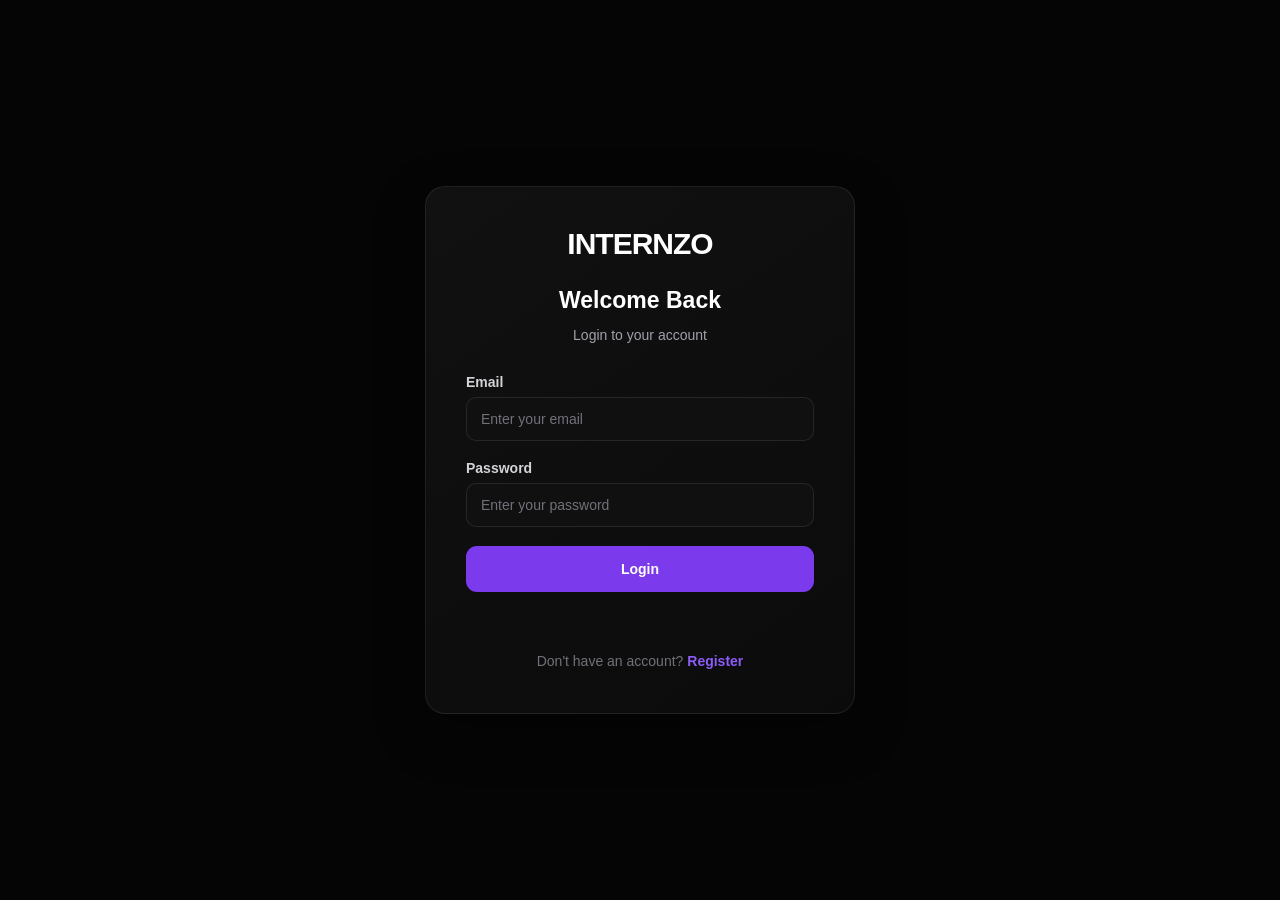
<file: company-profile.html>
<!DOCTYPE html>
<html lang="en">

<head>

    <meta charset="UTF-8">

    <meta name="viewport"
        content="width=device-width, initial-scale=1.0">

    <title>INTERNZO - Company Profile</title>

    <link rel="stylesheet"
        href="css/dashboard.css">

    <link rel="stylesheet"
        href="https://cdnjs.cloudflare.com/ajax/libs/font-awesome/6.5.2/css/all.min.css">


    <style>

        /* =========================================
           PAGE HEADER
        ========================================= */

        .page-header {
            margin-bottom: 35px;
        }

        .page-label {
            color: #8b5cf6;
            font-size: 12px;
            font-weight: 700;
            letter-spacing: 2px;
            margin-bottom: 12px;
        }

        .page-header h1 {
            color: #ffffff;
            font-size: clamp(36px, 5vw, 48px);
            line-height: 1.05;
            letter-spacing: -1.5px;
            margin-bottom: 12px;
        }

        .page-header h1 span {
            color: #8b5cf6;
        }

        .page-header p {
            color: #a1a1aa;
            font-size: 15px;
            line-height: 1.6;
        }


        /* =========================================
           PROFILE HEADER
        ========================================= */

        .profile-top {
            display: flex;
            align-items: center;
            gap: 20px;

            padding: 25px;

            margin-bottom: 20px;

            background:
                linear-gradient(
                    145deg,
                    #111111,
                    #0b0b0b
                );

            border:
                1px solid
                rgba(255, 255, 255, 0.08);

            border-radius: 20px;

            box-shadow:
                0 18px 50px
                rgba(0, 0, 0, 0.20);

            animation:
                cardAppear 0.35s ease both;
        }

        .company-icon {
            width: 68px;
            height: 68px;

            flex-shrink: 0;

            display: flex;
            align-items: center;
            justify-content: center;

            background:
                rgba(124, 58, 237, 0.12);

            color: #8b5cf6;

            border:
                1px solid
                rgba(124, 58, 237, 0.18);

            border-radius: 16px;

            font-size: 28px;
        }

        .profile-top h2 {
            color: #ffffff;
            font-size: 22px;
            margin-bottom: 6px;
        }

        .profile-top p {
            color: #71717a;
            font-size: 14px;
        }


        /* =========================================
           CONTENT GRID
        ========================================= */

        .content-grid {
            display: grid;

            grid-template-columns:
                minmax(0, 2fr)
                minmax(300px, 1fr);

            gap: 20px;
        }


        /* =========================================
           CARD
        ========================================= */

        .profile-card {
            padding: 25px;

            margin-bottom: 20px;

            background:
                linear-gradient(
                    145deg,
                    #111111,
                    #0b0b0b
                );

            border:
                1px solid
                rgba(255, 255, 255, 0.08);

            border-radius: 20px;

            box-shadow:
                0 18px 50px
                rgba(0, 0, 0, 0.20);

            animation:
                cardAppear 0.35s ease both;
        }

        .profile-card h2 {
            color: #ffffff;

            font-size: 19px;

            font-weight: 700;

            margin-bottom: 22px;

            padding-bottom: 14px;

            border-bottom:
                1px solid
                rgba(255, 255, 255, 0.07);
        }


        /* =========================================
           FORM
        ========================================= */

        .form-group {
            margin-bottom: 18px;
        }

        .form-group label {
            display: block;

            color: #d4d4d8;

            font-size: 13px;

            font-weight: 600;

            margin-bottom: 7px;
        }

        .form-group input,
        .form-group textarea {
            width: 100%;

            padding: 12px 13px;

            background: #101010;

            color: #ffffff;

            border:
                1px solid
                rgba(255, 255, 255, 0.09);

            border-radius: 10px;

            outline: none;

            font-family: inherit;

            font-size: 14px;

            transition: 0.2s ease;

            box-sizing: border-box;
        }

        .form-group input::placeholder,
        .form-group textarea::placeholder {
            color: #52525b;
        }

        .form-group input:focus,
        .form-group textarea:focus {
            border-color: #7c3aed;

            box-shadow:
                0 0 0 3px
                rgba(124, 58, 237, 0.12);
        }

        .form-group input[readonly] {
            background: #0b0b0b;

            color: #71717a;

            cursor: not-allowed;
        }

        .form-group textarea {
            min-height: 125px;

            resize: vertical;

            line-height: 1.6;
        }

        .two-column {
            display: grid;

            grid-template-columns:
                repeat(2, minmax(0, 1fr));

            gap: 18px;
        }


        /* =========================================
           SAVE BUTTON
        ========================================= */

        .save-btn {
            width: 100%;

            min-height: 46px;

            padding: 12px 15px;

            display: flex;

            align-items: center;

            justify-content: center;

            gap: 8px;

            background: #7c3aed;

            color: #ffffff;

            border: none;

            border-radius: 11px;

            font-size: 13px;

            font-weight: 700;

            cursor: pointer;

            transition: 0.2s ease;
        }

        .save-btn:hover {
            background: #6d28d9;

            transform:
                translateY(-2px);
        }

        .save-btn:disabled {
            opacity: 0.65;

            cursor: not-allowed;

            transform: none;
        }


        /* =========================================
           SIDE DETAILS
        ========================================= */

        .detail-item {
            display: flex;

            align-items: flex-start;

            gap: 13px;

            padding: 15px 0;

            border-bottom:
                1px solid
                rgba(255, 255, 255, 0.06);
        }

        .detail-item:last-child {
            border-bottom: none;
        }

        .detail-icon {
            width: 38px;
            height: 38px;

            flex-shrink: 0;

            display: flex;

            align-items: center;

            justify-content: center;

            background:
                rgba(124, 58, 237, 0.12);

            color: #8b5cf6;

            border:
                1px solid
                rgba(124, 58, 237, 0.15);

            border-radius: 10px;

            font-size: 14px;
        }

        .detail-text {
            min-width: 0;
        }

        .detail-label {
            color: #71717a;

            font-size: 10px;

            font-weight: 600;

            text-transform: uppercase;

            letter-spacing: 0.6px;

            margin-bottom: 5px;
        }

        .detail-value {
            color: #d4d4d8;

            font-size: 13px;

            font-weight: 600;

            line-height: 1.5;

            word-break: break-word;
        }


        /* =========================================
           INFORMATION BOX
        ========================================= */

        .info-box {
            padding: 18px;

            background:
                rgba(124, 58, 237, 0.08);

            border:
                1px solid
                rgba(124, 58, 237, 0.16);

            border-radius: 13px;
        }

        .info-box i {
            display: block;

            color: #8b5cf6;

            font-size: 20px;

            margin-bottom: 10px;
        }

        .info-box h3 {
            color: #ffffff;

            font-size: 15px;

            margin-bottom: 7px;
        }

        .info-box p {
            color: #a1a1aa;

            font-size: 13px;

            line-height: 1.7;
        }


        /* =========================================
           MESSAGE
        ========================================= */

        #message {
            min-height: 20px;

            margin-top: 13px;

            font-size: 13px;

            font-weight: 600;

            text-align: center;
        }


        /* =========================================
           LOADING
        ========================================= */

        .profile-loading {
            padding: 60px 20px;

            text-align: center;

            color: #71717a;

            font-size: 14px;
        }

        .profile-loading i {
            display: block;

            color: #8b5cf6;

            font-size: 24px;

            margin-bottom: 12px;
        }


        /* =========================================
           ANIMATION
        ========================================= */

        @keyframes cardAppear {

            from {
                opacity: 0;
                transform: translateY(10px);
            }

            to {
                opacity: 1;
                transform: translateY(0);
            }

        }


        /* =========================================
           RESPONSIVE NAVBAR
        ========================================= */

        .menu-toggle {
            display: none;

            width: 44px;
            height: 44px;

            padding: 0;

            background: transparent;

            border: 1px solid
                rgba(255, 255, 255, 0.10);

            border-radius: 10px;

            cursor: pointer;

            align-items: center;
            justify-content: center;

            flex-direction: column;

            gap: 5px;
        }

        .menu-toggle span {
            display: block;

            width: 20px;
            height: 2px;

            background: #ffffff;

            border-radius: 5px;

            transition:
                transform 0.25s ease,
                opacity 0.25s ease;
        }


        /* =========================================
           RESPONSIVE
        ========================================= */

        @media (max-width: 1000px) {

            .content-grid {
                grid-template-columns: 1fr;
            }

        }


        @media (max-width: 800px) {

            .navbar {
                position: sticky;

                top: 0;

                padding: 14px 5%;

                min-height: 70px;

                box-sizing: border-box;
            }

            .logo {
                font-size: 20px;
            }

            .menu-toggle {
                display: flex;
            }

            .nav-links {
                position: absolute;

                top: calc(100% + 1px);

                left: 5%;
                right: 5%;

                width: auto;

                display: flex;

                flex-direction: column;

                align-items: stretch;

                gap: 5px;

                padding: 12px;

                background:
                    rgba(10, 10, 10, 0.98);

                border:
                    1px solid
                    rgba(255, 255, 255, 0.08);

                border-radius: 14px;

                box-shadow:
                    0 20px 50px
                    rgba(0, 0, 0, 0.45);

                opacity: 0;

                visibility: hidden;

                transform:
                    translateY(-10px);

                transition:
                    opacity 0.25s ease,
                    visibility 0.25s ease,
                    transform 0.25s ease;
            }

            .nav-links.active {
                opacity: 1;

                visibility: visible;

                transform:
                    translateY(0);
            }

            .nav-links a,
            .nav-links button {
                width: 100%;

                box-sizing: border-box;

                padding: 13px 14px;

                text-align: left;

                border-radius: 9px;

                font-size: 14px;
            }

            .nav-links a:hover,
            .nav-links a.active {
                background:
                    rgba(124, 58, 237, 0.12);
            }

            .nav-links button {
                margin-top: 4px;
            }

            .menu-toggle.active span:nth-child(1) {
                transform:
                    translateY(7px)
                    rotate(45deg);
            }

            .menu-toggle.active span:nth-child(2) {
                opacity: 0;
            }

            .menu-toggle.active span:nth-child(3) {
                transform:
                    translateY(-7px)
                    rotate(-45deg);
            }

            .two-column {
                grid-template-columns: 1fr;
            }

            .profile-top {
                padding: 22px;
            }

        }


        @media (max-width: 550px) {

            .navbar {
                padding: 13px 4%;
            }

            .nav-links {
                left: 4%;
                right: 4%;
            }

            .profile-top {
                flex-direction: column;

                text-align: center;

                padding: 22px 18px;
            }

            .profile-top h2 {
                font-size: 20px;
            }

            .profile-card {
                padding: 20px;
            }

            .page-header h1 {
                font-size: 36px;
            }

            .page-header p {
                font-size: 14px;
            }

            .company-icon {
                width: 60px;
                height: 60px;

                font-size: 24px;
            }

        }


        @media (max-width: 380px) {

            .profile-card {
                padding: 16px;
            }

            .page-header h1 {
                font-size: 32px;
            }

            .form-group input,
            .form-group textarea {
                font-size: 13px;
            }

        }

    </style>

</head>


<body>


    <!-- =========================================
         NAVBAR
    ========================================= -->

    <nav class="navbar">

        <div class="logo">
            INTERNZO
        </div>


        <div
            class="nav-links"
            id="navLinks">

            <a href="company-dashboard.html">
                Dashboard
            </a>

            <a href="post-internship.html">
                Post Internship
            </a>

            <a href="manage-internships.html">
                My Internships
            </a>

            <a href="company-applications.html">
                Applications
            </a>

            <a
                href="company-profile.html"
                class="active">

                Profile

            </a>

            <button
                class="logout-btn"
                onclick="logout()">

                Logout

            </button>

        </div>


        <!-- MOBILE MENU BUTTON -->

        <button
            class="menu-toggle"
            id="menuToggle"
            aria-label="Toggle navigation"
            aria-expanded="false">

            <span></span>
            <span></span>
            <span></span>

        </button>

    </nav>


    <!-- =========================================
         MAIN
    ========================================= -->

    <main class="dashboard-container">


        <!-- =========================================
             PAGE HEADER
        ========================================= -->

        <section class="page-header">

            <div class="page-label">
                COMPANY PORTAL
            </div>

            <h1>

                Company
                <span>Profile</span>

            </h1>

            <p>
                Manage your company information
                and keep your profile updated.
            </p>

        </section>


        <!-- =========================================
             PROFILE HEADER
        ========================================= -->

        <section class="profile-top">

            <div class="company-icon">

                <i class="fa-solid fa-building"></i>

            </div>


            <div>

                <h2 id="companyNameDisplay">
                    Company Name
                </h2>

                <p id="companyEmailDisplay">
                    company@example.com
                </p>

            </div>

        </section>


        <!-- =========================================
             CONTENT GRID
        ========================================= -->

        <div class="content-grid">


            <!-- =====================================
                 LEFT SIDE
            ===================================== -->

            <div class="profile-card">

                <h2>
                    Company Information
                </h2>


                <form id="profileForm">


                    <!-- COMPANY NAME -->

                    <div class="form-group">

                        <label for="companyName">
                            Company Name
                        </label>

                        <input
                            type="text"
                            id="companyName"
                            placeholder="Enter company name"
                            autocomplete="organization"
                            required>

                    </div>


                    <!-- EMAIL -->

                    <div class="form-group">

                        <label for="email">
                            Email Address
                        </label>

                        <input
                            type="email"
                            id="email"
                            placeholder="Company email"
                            readonly>

                    </div>


                    <!-- PHONE + WEBSITE -->

                    <div class="two-column">


                        <div class="form-group">

                            <label for="phone">
                                Phone Number
                            </label>

                            <input
                                type="text"
                                id="phone"
                                placeholder="Enter phone number"
                                autocomplete="tel">

                        </div>


                        <div class="form-group">

                            <label for="website">
                                Website
                            </label>

                            <input
                                type="text"
                                id="website"
                                placeholder="Company website"
                                autocomplete="url">

                        </div>

                    </div>


                    <!-- INDUSTRY + LOCATION -->

                    <div class="two-column">


                        <div class="form-group">

                            <label for="industry">
                                Industry
                            </label>

                            <input
                                type="text"
                                id="industry"
                                placeholder="Example: Information Technology">

                        </div>


                        <div class="form-group">

                            <label for="location">
                                Location
                            </label>

                            <input
                                type="text"
                                id="location"
                                placeholder="Company location"
                                autocomplete="address-level2">

                        </div>

                    </div>


                    <!-- DESCRIPTION -->

                    <div class="form-group">

                        <label for="description">
                            About Company
                        </label>

                        <textarea
                            id="description"
                            placeholder="Write a short description about your company..."></textarea>

                    </div>


                    <!-- SAVE -->

                    <button
                        type="submit"
                        class="save-btn"
                        id="saveButton">

                        <i class="fa-solid fa-floppy-disk"></i>

                        Save Profile

                    </button>


                    <div id="message"></div>


                </form>

            </div>


            <!-- =====================================
                 RIGHT SIDE
            ===================================== -->

            <div>


                <!-- COMPANY DETAILS -->

                <div class="profile-card">

                    <h2>
                        Company Details
                    </h2>


                    <!-- COMPANY -->

                    <div class="detail-item">

                        <div class="detail-icon">

                            <i class="fa-solid fa-building"></i>

                        </div>


                        <div class="detail-text">

                            <div class="detail-label">
                                Company
                            </div>

                            <div
                                class="detail-value"
                                id="sideCompanyName">

                                Not added

                            </div>

                        </div>

                    </div>


                    <!-- EMAIL -->

                    <div class="detail-item">

                        <div class="detail-icon">

                            <i class="fa-solid fa-envelope"></i>

                        </div>


                        <div class="detail-text">

                            <div class="detail-label">
                                Email
                            </div>

                            <div
                                class="detail-value"
                                id="sideEmail">

                                Not available

                            </div>

                        </div>

                    </div>


                    <!-- PHONE -->

                    <div class="detail-item">

                        <div class="detail-icon">

                            <i class="fa-solid fa-phone"></i>

                        </div>


                        <div class="detail-text">

                            <div class="detail-label">
                                Phone
                            </div>

                            <div
                                class="detail-value"
                                id="sidePhone">

                                Not added

                            </div>

                        </div>

                    </div>


                    <!-- INDUSTRY -->

                    <div class="detail-item">

                        <div class="detail-icon">

                            <i class="fa-solid fa-industry"></i>

                        </div>


                        <div class="detail-text">

                            <div class="detail-label">
                                Industry
                            </div>

                            <div
                                class="detail-value"
                                id="sideIndustry">

                                Not added

                            </div>

                        </div>

                    </div>


                    <!-- LOCATION -->

                    <div class="detail-item">

                        <div class="detail-icon">

                            <i class="fa-solid fa-location-dot"></i>

                        </div>


                        <div class="detail-text">

                            <div class="detail-label">
                                Location
                            </div>

                            <div
                                class="detail-value"
                                id="sideLocation">

                                Not added

                            </div>

                        </div>

                    </div>


                </div>


                <!-- INFORMATION -->

                <div class="profile-card">

                    <h2>
                        Profile Information
                    </h2>


                    <div class="info-box">

                        <i class="fa-solid fa-circle-info"></i>

                        <h3>
                            Keep your profile updated
                        </h3>

                        <p>
                            Students can view your company
                            information when exploring
                            internship opportunities.
                        </p>

                    </div>

                </div>


            </div>

        </div>

    </main>


    <!-- =========================================
         API HELPER
    ========================================= -->

    <script src="js/api.js"></script>


    <!-- =========================================
         PROFILE JAVASCRIPT
    ========================================= -->

    <script>

        // =========================================
        // CHECK LOGIN
        // =========================================

        const token =
            localStorage.getItem("token");

        const userData =
            localStorage.getItem("user");


        if (!token || !userData) {

            window.location.href =
                "login.html";

        }


        // =========================================
        // USER DATA
        // =========================================

        let user = null;


        try {

            user =
                JSON.parse(userData);

        } catch (error) {

            console.error(
                "USER DATA ERROR:",
                error
            );

            localStorage.removeItem(
                "token"
            );

            localStorage.removeItem(
                "user"
            );

            window.location.href =
                "login.html";

        }


        // =========================================
        // ROLE CHECK
        // =========================================

        if (
            user &&
            user.role !== "company"
        ) {

            if (user.role === "student") {

                window.location.href =
                    "student-dashboard.html";

            } else if (
                user.role === "admin"
            ) {

                window.location.href =
                    "admin-dashboard.html";

            } else {

                window.location.href =
                    "login.html";

            }

        }


        // =========================================
        // BASIC USER INFORMATION
        // =========================================

        function showUserInformation() {

            if (!user) {
                return;
            }


            const email =
                user.email || "";


            document.getElementById(
                "email"
            ).value =
                email;


            document.getElementById(
                "companyEmailDisplay"
            ).textContent =
                email ||
                "company@example.com";


            document.getElementById(
                "sideEmail"
            ).textContent =
                email ||
                "Not available";

        }


        // =========================================
        // LOAD PROFILE
        // =========================================

        async function loadProfile() {

            showUserInformation();


            try {

                const data =
                    await apiFetch(
                        "/api/company-profile"
                    );


                // =================================
                // COMPANY NAME
                // =================================

                const companyName =
                    data.companyName ||
                    user.name ||
                    "";


                document.getElementById(
                    "companyName"
                ).value =
                    companyName;


                document.getElementById(
                    "companyNameDisplay"
                ).textContent =
                    companyName ||
                    "Company Name";


                document.getElementById(
                    "sideCompanyName"
                ).textContent =
                    companyName ||
                    "Not added";


                // =================================
                // OTHER FIELDS
                // =================================

                document.getElementById(
                    "phone"
                ).value =
                    data.phone || "";


                document.getElementById(
                    "website"
                ).value =
                    data.website || "";


                document.getElementById(
                    "industry"
                ).value =
                    data.industry || "";


                document.getElementById(
                    "location"
                ).value =
                    data.location || "";


                document.getElementById(
                    "description"
                ).value =
                    data.description || "";


                // =================================
                // SIDE DETAILS
                // =================================

                updateDetails(data);


            } catch (error) {

                console.error(
                    "LOAD PROFILE ERROR:",
                    error
                );


                showMessage(
                    "Unable to load company profile.",
                    "#f87171"
                );

            }

        }


        // =========================================
        // UPDATE SIDE DETAILS
        // =========================================

        function updateDetails(profile) {

            document.getElementById(
                "sidePhone"
            ).textContent =
                profile.phone ||
                "Not added";


            document.getElementById(
                "sideIndustry"
            ).textContent =
                profile.industry ||
                "Not added";


            document.getElementById(
                "sideLocation"
            ).textContent =
                profile.location ||
                "Not added";

        }


        // =========================================
        // SHOW MESSAGE
        // =========================================

        function showMessage(
            text,
            color
        ) {

            const message =
                document.getElementById(
                    "message"
                );


            message.textContent =
                text;


            message.style.color =
                color;


            setTimeout(
                function() {

                    message.textContent = "";

                },
                3000
            );

        }


        // =========================================
        // SAVE PROFILE
        // =========================================

        document.getElementById(
            "profileForm"
        ).addEventListener(
            "submit",
            async function(event) {

                event.preventDefault();


                const saveButton =
                    document.getElementById(
                        "saveButton"
                    );


                // =================================
                // GET VALUES
                // =================================

                const companyName =
                    document.getElementById(
                        "companyName"
                    ).value.trim();


                const phone =
                    document.getElementById(
                        "phone"
                    ).value.trim();


                const website =
                    document.getElementById(
                        "website"
                    ).value.trim();


                const industry =
                    document.getElementById(
                        "industry"
                    ).value.trim();


                const location =
                    document.getElementById(
                        "location"
                    ).value.trim();


                const description =
                    document.getElementById(
                        "description"
                    ).value.trim();


                // =================================
                // VALIDATION
                // =================================

                if (!companyName) {

                    showMessage(
                        "Please enter company name.",
                        "#f87171"
                    );

                    return;

                }


                // =================================
                // LOADING STATE
                // =================================

                saveButton.disabled = true;


                saveButton.innerHTML = `

                    <i class="fa-solid fa-spinner fa-spin"></i>

                    Saving...

                `;


                try {

                    // =================================
                    // SAVE
                    // =================================

                    await apiFetch(
                        "/api/company-profile",
                        {
                            method: "POST",

                            body:
                                JSON.stringify({

                                    companyName:
                                        companyName,

                                    phone:
                                        phone,

                                    website:
                                        website,

                                    industry:
                                        industry,

                                    location:
                                        location,

                                    description:
                                        description,

                                    founded:
                                        "",

                                    employees:
                                        ""

                                })
                        }
                    );


                    // =================================
                    // UPDATE LOCAL USER
                    // =================================

                    user.name =
                        companyName;


                    localStorage.setItem(
                        "user",
                        JSON.stringify(user)
                    );


                    // =================================
                    // UPDATE PAGE
                    // =================================

                    document.getElementById(
                        "companyNameDisplay"
                    ).textContent =
                        companyName;


                    document.getElementById(
                        "sideCompanyName"
                    ).textContent =
                        companyName;


                    updateDetails({

                        phone:
                            phone,

                        industry:
                            industry,

                        location:
                            location

                    });


                    // =================================
                    // SUCCESS
                    // =================================

                    showMessage(
                        "Profile saved successfully.",
                        "#4ade80"
                    );


                } catch (error) {

                    console.error(
                        "SAVE PROFILE ERROR:",
                        error
                    );


                    showMessage(
                        error.message ||
                        "Unable to save profile.",
                        "#f87171"
                    );

                } finally {

                    saveButton.disabled = false;


                    saveButton.innerHTML = `

                        <i class="fa-solid fa-floppy-disk"></i>

                        Save Profile

                    `;

                }

            }
        );


        // =========================================
        // LOGOUT
        // =========================================

        function logout() {

            localStorage.removeItem(
                "token"
            );

            localStorage.removeItem(
                "user"
            );


            window.location.href =
                "login.html";

        }


        // =========================================
        // START
        // =========================================

        loadProfile();

    </script>


    <!-- =========================================
         RESPONSIVE NAVBAR JAVASCRIPT
    ========================================= -->

    <script>

        const menuToggle =
            document.getElementById(
                "menuToggle"
            );

        const navLinks =
            document.getElementById(
                "navLinks"
            );


        // =========================================
        // OPEN / CLOSE MENU
        // =========================================

        if (
            menuToggle &&
            navLinks
        ) {

            menuToggle.addEventListener(
                "click",
                function () {

                    menuToggle.classList.toggle(
                        "active"
                    );

                    navLinks.classList.toggle(
                        "active"
                    );


                    const isOpen =
                        navLinks.classList.contains(
                            "active"
                        );


                    menuToggle.setAttribute(
                        "aria-expanded",
                        isOpen
                    );

                }
            );


            // =====================================
            // CLOSE AFTER CLICKING LINK
            // =====================================

            document
                .querySelectorAll(
                    ".nav-links a"
                )
                .forEach(
                    function (link) {

                        link.addEventListener(
                            "click",
                            function () {

                                menuToggle.classList.remove(
                                    "active"
                                );

                                navLinks.classList.remove(
                                    "active"
                                );

                                menuToggle.setAttribute(
                                    "aria-expanded",
                                    "false"
                                );

                            }
                        );

                    }
                );


            // =====================================
            // CLOSE WHEN CLICKING OUTSIDE
            // =====================================

            document.addEventListener(
                "click",
                function (event) {

                    if (
                        !navLinks.contains(
                            event.target
                        ) &&
                        !menuToggle.contains(
                            event.target
                        )
                    ) {

                        menuToggle.classList.remove(
                            "active"
                        );

                        navLinks.classList.remove(
                            "active"
                        );

                        menuToggle.setAttribute(
                            "aria-expanded",
                            "false"
                        );

                    }

                }
            );


            // =====================================
            // CLOSE WITH ESCAPE KEY
            // =====================================

            document.addEventListener(
                "keydown",
                function (event) {

                    if (
                        event.key === "Escape"
                    ) {

                        menuToggle.classList.remove(
                            "active"
                        );

                        navLinks.classList.remove(
                            "active"
                        );

                        menuToggle.setAttribute(
                            "aria-expanded",
                            "false"
                        );

                    }

                }
            );

        }

    </script>


</body>

</html>
</file>
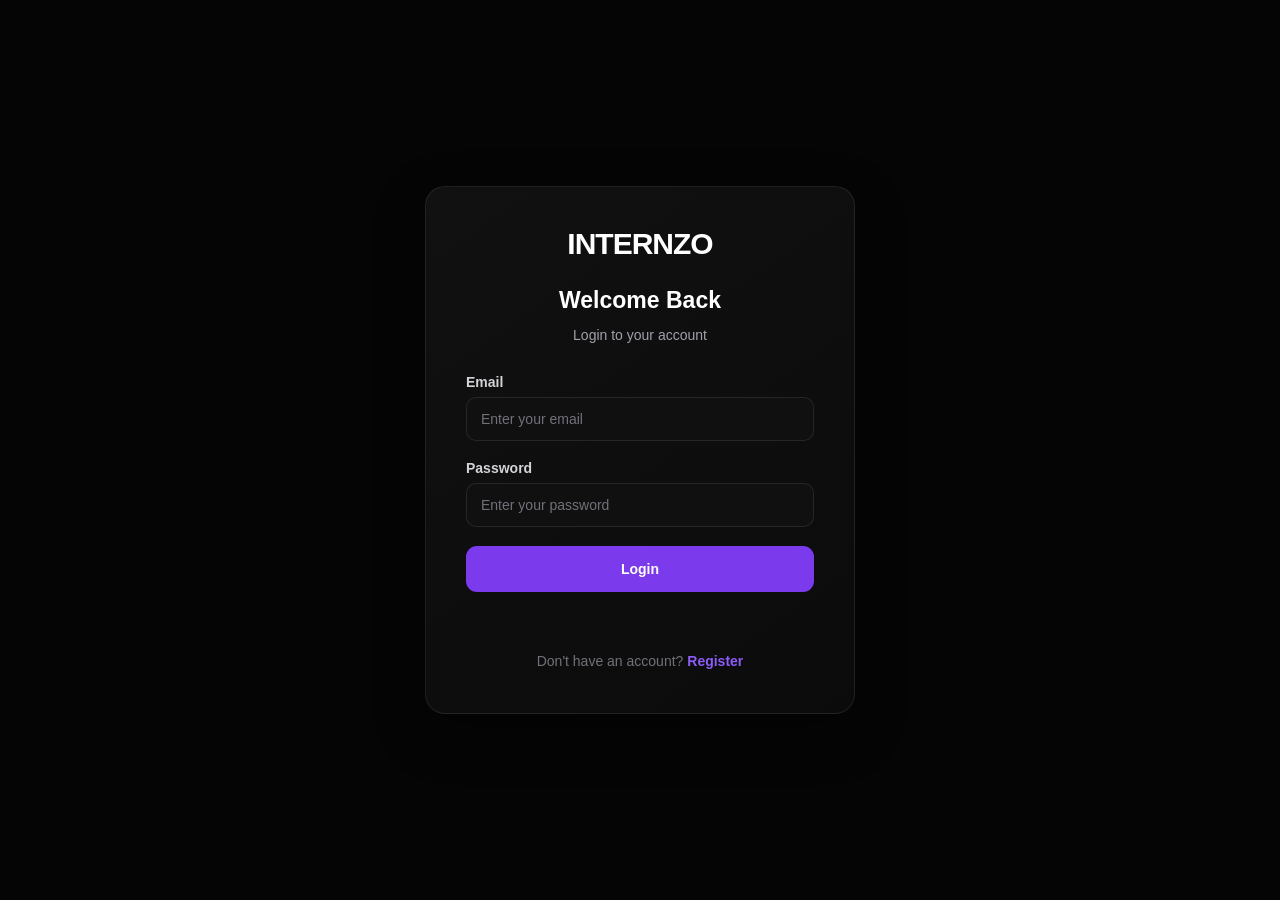
<file: internships.html>
<!DOCTYPE html>
<html lang="en">

<head>

    <meta charset="UTF-8">

    <meta name="viewport"
        content="width=device-width, initial-scale=1.0">

    <title>INTERNZO - Internships</title>

    <link rel="stylesheet"
        href="css/dashboard.css">

    <link
        rel="stylesheet"
        href="https://cdnjs.cloudflare.com/ajax/libs/font-awesome/6.5.2/css/all.min.css">


    <style>

        /* ==========================================
           PAGE
        ========================================== */

        .internship-page {
            width: min(1200px, 92%);
            margin: 0 auto;
            padding: 70px 0 100px;
        }

        .page-header {
            margin-bottom: 35px;
        }

        .page-header h1 {
            font-size: clamp(36px, 5vw, 54px);
            line-height: 1.05;
            letter-spacing: -2px;
            margin-bottom: 15px;
        }

        .page-header h1 span {
            color: #8b5cf6;
        }

        .page-header p {
            color: #a1a1aa;
            font-size: 15px;
            line-height: 1.7;
            max-width: 650px;
        }


        /* ==========================================
           TOP BAR
        ========================================== */

        .internship-toolbar {
            display: flex;
            align-items: center;
            justify-content: space-between;
            gap: 15px;
            margin-bottom: 30px;
        }

        .search-wrapper {
            position: relative;
            flex: 1;
        }

        .search-wrapper i {
            position: absolute;
            left: 16px;
            top: 50%;
            transform: translateY(-50%);
            color: #71717a;
            pointer-events: none;
        }

        #searchInput {
            width: 100%;
            height: 48px;
            padding: 0 16px 0 45px;

            background: #101010;
            color: #ffffff;

            border: 1px solid rgba(255,255,255,0.08);
            border-radius: 12px;

            outline: none;
            font-family: inherit;
            font-size: 14px;

            transition: 0.2s ease;
            box-sizing: border-box;
        }

        #searchInput::placeholder {
            color: #71717a;
        }

        #searchInput:focus {
            border-color: #7c3aed;
            box-shadow: 0 0 0 3px rgba(124,58,237,0.12);
        }

        #refreshBtn {
            width: auto;
            min-width: 120px;
            height: 48px;
            padding: 0 18px;

            display: flex;
            align-items: center;
            justify-content: center;
            gap: 8px;

            background: #7c3aed;
            color: #ffffff;

            border: none;
            border-radius: 12px;

            font-family: inherit;
            font-size: 14px;
            font-weight: 700;

            cursor: pointer;
            transition: 0.2s ease;
        }

        #refreshBtn:hover {
            background: #6d28d9;
            transform: translateY(-2px);
        }

        #refreshBtn:disabled {
            opacity: 0.6;
            cursor: not-allowed;
            transform: none;
        }


        /* ==========================================
           INTERNSHIP GRID
        ========================================== */

        #internshipList {
            display: grid;
            grid-template-columns:
                repeat(2, minmax(0, 1fr));
            gap: 20px;
        }

        .internship-card {
            padding: 25px;

            background:
                linear-gradient(
                    145deg,
                    #111111,
                    #0b0b0b
                );

            border:
                1px solid
                rgba(255,255,255,0.08);

            border-radius: 20px;

            transition: 0.25s ease;

            animation:
                cardAppear 0.35s ease both;
        }

        .internship-card:hover {
            transform: translateY(-5px);

            border-color:
                rgba(124,58,237,0.45);

            box-shadow:
                0 18px 50px
                rgba(0,0,0,0.35);
        }

        @keyframes cardAppear {

            from {
                opacity: 0;
                transform: translateY(12px);
            }

            to {
                opacity: 1;
                transform: translateY(0);
            }

        }


        /* ==========================================
           CARD HEADER
        ========================================== */

        .internship-card-header {
            display: flex;
            align-items: flex-start;
            justify-content: space-between;
            gap: 15px;
            margin-bottom: 18px;
        }

        .internship-icon {
            width: 48px;
            height: 48px;

            display: flex;
            align-items: center;
            justify-content: center;

            flex-shrink: 0;

            background:
                rgba(124,58,237,0.12);

            color: #8b5cf6;

            border:
                1px solid
                rgba(124,58,237,0.18);

            border-radius: 12px;

            font-size: 20px;
        }

        .internship-card h2 {
            flex: 1;

            color: #ffffff;
            font-size: 21px;
            line-height: 1.35;

            margin: 0;
        }


        /* ==========================================
           COMPANY
        ========================================== */

        .company-name {
            color: #a78bfa;
            font-size: 13px;
            font-weight: 700;

            margin-bottom: 15px;
        }


        /* ==========================================
           DESCRIPTION
        ========================================== */

        .internship-description {
            color: #a1a1aa;
            font-size: 14px;
            line-height: 1.65;

            margin-bottom: 20px;
        }


        /* ==========================================
           DETAILS
        ========================================== */

        .internship-details {
            display: grid;
            grid-template-columns:
                repeat(2, minmax(0,1fr));

            gap: 10px;

            margin-bottom: 20px;
        }

        .detail-item {
            padding: 11px 12px;

            background:
                rgba(255,255,255,0.025);

            border:
                1px solid
                rgba(255,255,255,0.05);

            border-radius: 10px;
        }

        .detail-label {
            display: block;

            color: #71717a;
            font-size: 10px;
            font-weight: 700;

            text-transform: uppercase;
            letter-spacing: 0.5px;

            margin-bottom: 5px;
        }

        .detail-value {
            display: block;

            color: #e4e4e7;
            font-size: 12px;
            line-height: 1.4;
        }


        /* ==========================================
           SKILLS
        ========================================== */

        .skills-section {
            margin-bottom: 20px;
        }

        .skills-title {
            color: #71717a;
            font-size: 11px;
            font-weight: 700;

            text-transform: uppercase;
            letter-spacing: 0.5px;

            margin-bottom: 8px;
        }

        .skills-text {
            color: #d4d4d8;
            font-size: 13px;
            line-height: 1.6;
        }


        /* ==========================================
           APPLY BUTTON
        ========================================== */

        .apply-btn {
            width: 100%;
            min-height: 46px;

            display: flex;
            align-items: center;
            justify-content: center;
            gap: 8px;

            background: #7c3aed;
            color: #ffffff;

            border: none;
            border-radius: 11px;

            font-family: inherit;
            font-size: 14px;
            font-weight: 700;

            cursor: pointer;

            transition: 0.2s ease;
        }

        .apply-btn:hover {
            background: #6d28d9;
            transform: translateY(-2px);
        }

        .apply-btn:disabled {
            opacity: 0.65;
            cursor: not-allowed;
            transform: none;
        }

        .apply-btn.applied {
            background:
                rgba(74,222,128,0.12);

            color: #4ade80;

            border:
                1px solid
                rgba(74,222,128,0.2);

            cursor: default;
        }

        .apply-btn.applied:hover {
            transform: none;
        }


        /* ==========================================
           LOADING
        ========================================== */

        .loading-container {
            padding: 70px 20px;
            text-align: center;

            border:
                1px solid
                rgba(255,255,255,0.07);

            border-radius: 20px;

            background: #0d0d0d;
        }

        .loading-container i {
            color: #8b5cf6;
            font-size: 30px;
            margin-bottom: 15px;
        }

        .loading-container h3 {
            color: #ffffff;
            font-size: 18px;
            margin-bottom: 8px;
        }

        .loading-container p {
            color: #71717a;
            font-size: 13px;
        }


        /* ==========================================
           EMPTY / ERROR
        ========================================== */

        .state-container {
            padding: 70px 20px;

            text-align: center;

            border:
                1px solid
                rgba(255,255,255,0.07);

            border-radius: 20px;

            background: #0d0d0d;
        }

        .state-container .state-icon {
            color: #8b5cf6;
            font-size: 38px;
            margin-bottom: 15px;
        }

        .state-container h3 {
            color: #ffffff;
            font-size: 19px;
            margin-bottom: 9px;
        }

        .state-container p {
            color: #71717a;
            font-size: 14px;
            line-height: 1.6;
        }

        .state-container button {
            width: auto;
            min-width: 150px;
            margin-top: 20px;
            padding: 12px 20px;
        }


        /* ==========================================
           TOAST
        ========================================== */

        #toast {
            position: fixed;

            right: 25px;
            bottom: 25px;

            max-width: 350px;

            padding: 14px 18px;

            background: #151515;
            color: #ffffff;

            border:
                1px solid
                rgba(255,255,255,0.08);

            border-radius: 12px;

            box-shadow:
                0 15px 40px
                rgba(0,0,0,0.4);

            font-size: 13px;
            line-height: 1.5;

            z-index: 9999;

            opacity: 0;

            transform:
                translateY(15px);

            pointer-events: none;

            transition: 0.25s ease;
        }

        #toast.show {
            opacity: 1;
            transform: translateY(0);
        }

        #toast.success {
            border-color:
                rgba(74,222,128,0.3);
        }

        #toast.error {
            border-color:
                rgba(248,113,113,0.3);
        }


        /* ==========================================
           MOBILE MENU BUTTON
        ========================================== */

        .menu-toggle {

            display: none;

            width: 44px;
            height: 44px;

            padding: 0;

            background: transparent;

            border:
                1px solid
                rgba(255,255,255,0.10);

            border-radius: 10px;

            cursor: pointer;

            align-items: center;
            justify-content: center;

            flex-direction: column;

            gap: 5px;

        }


        .menu-toggle span {

            display: block;

            width: 20px;
            height: 2px;

            background: #ffffff;

            border-radius: 5px;

            transition:
                transform 0.25s ease,
                opacity 0.25s ease;

        }


        /* ==========================================
           RESPONSIVE NAVBAR
        ========================================== */

        @media (max-width: 800px) {

            .navbar {

                position: sticky;

                top: 0;

                z-index: 1000;

                padding:
                    14px 5%;

                min-height: 70px;

                box-sizing: border-box;

            }


            .menu-toggle {

                display: flex;

            }


            .nav-links {

                position: absolute;

                top:
                    calc(100% + 1px);

                left: 5%;
                right: 5%;

                width: auto;

                display: flex;

                flex-direction: column;

                align-items: stretch;

                gap: 5px;

                padding: 12px;

                background:
                    rgba(10,10,10,0.98);

                border:
                    1px solid
                    rgba(255,255,255,0.08);

                border-radius: 14px;

                box-shadow:
                    0 20px 50px
                    rgba(0,0,0,0.45);

                opacity: 0;

                visibility: hidden;

                transform:
                    translateY(-10px);

                transition:
                    opacity 0.25s ease,
                    visibility 0.25s ease,
                    transform 0.25s ease;

            }


            .nav-links.active {

                opacity: 1;

                visibility: visible;

                transform:
                    translateY(0);

            }


            .nav-links a,
            .nav-links button {

                width: 100%;

                box-sizing: border-box;

                padding:
                    13px 14px;

                text-align: left;

                border-radius: 9px;

                font-size: 14px;

            }


            .nav-links a:hover,
            .nav-links a.active {

                background:
                    rgba(124,58,237,0.12);

            }


            .nav-links button {

                margin-top: 4px;

            }


            /* HAMBURGER -> X */

            .menu-toggle.active
            span:nth-child(1) {

                transform:
                    translateY(7px)
                    rotate(45deg);

            }


            .menu-toggle.active
            span:nth-child(2) {

                opacity: 0;

            }


            .menu-toggle.active
            span:nth-child(3) {

                transform:
                    translateY(-7px)
                    rotate(-45deg);

            }


            /* INTERNSHIP */

            .internship-page {
                padding-top: 45px;
            }

            #internshipList {
                grid-template-columns: 1fr;
            }

        }


        /* ==========================================
           SMALL MOBILE
        ========================================== */

        @media (max-width: 600px) {

            .navbar {

                padding:
                    13px 4%;

            }


            .nav-links {

                left: 4%;
                right: 4%;

            }


            .internship-page {

                width: 90%;

                padding-top: 45px;

            }


            .internship-toolbar {

                flex-direction: column;

                align-items: stretch;

            }


            #refreshBtn {

                width: 100%;

            }


            .internship-details {

                grid-template-columns: 1fr;

            }


            .internship-card {

                padding: 20px;

            }


            .page-header h1 {

                font-size: 38px;

            }


            #toast {

                left: 20px;

                right: 20px;

                bottom: 20px;

                max-width: none;

            }

        }

    </style>

</head>


<body>


    <!-- ==========================================
         NAVBAR
    ========================================== -->

    <nav class="navbar">

        <div class="logo">
            INTERNZO
        </div>


        <div
            class="nav-links"
            id="navLinks">

            <a href="student-dashboard.html">
                Dashboard
            </a>


            <a
                href="internships.html"
                class="active">

                Internships

            </a>


            <a href="my-applications.html">
                My Applications
            </a>


            <a href="student-profile.html">
                Profile
            </a>


            <button
                type="button"
                id="logoutBtn">

                Logout

            </button>

        </div>


        <!-- MOBILE MENU -->

        <button
            type="button"
            class="menu-toggle"
            id="menuToggle"
            aria-label="Toggle navigation"
            aria-expanded="false">

            <span></span>
            <span></span>
            <span></span>

        </button>

    </nav>


    <!-- ==========================================
         MAIN
    ========================================== -->

    <main class="internship-page">


        <section class="page-header">

            <h1>
                Find Your <span>Internship</span>
            </h1>


            <p>
                Explore internship opportunities posted by companies
                and find the right opportunity to build your skills.
            </p>

        </section>


        <!-- ======================================
             TOOLBAR
        ======================================= -->

        <div class="internship-toolbar">

            <div class="search-wrapper">

                <i class="fa-solid fa-magnifying-glass"></i>


                <input
                    type="search"
                    id="searchInput"
                    placeholder="Search internships, companies, skills..."
                    autocomplete="off"
                >

            </div>


            <button
                type="button"
                id="refreshBtn">

                <i class="fa-solid fa-rotate"></i>

                Refresh

            </button>

        </div>


        <!-- ======================================
             LOADING
        ======================================= -->

        <div
            id="loadingState"
            class="loading-container">

            <i class="fa-solid fa-spinner fa-spin"></i>


            <h3>
                Loading internships...
            </h3>


            <p>
                Connecting to INTERNZO server.
            </p>

        </div>


        <!-- ======================================
             ERROR
        ======================================= -->

        <div
            id="errorState"
            class="state-container"
            style="display: none;">

            <div class="state-icon">

                <i class="fa-solid fa-triangle-exclamation"></i>

            </div>


            <h3>
                Unable to load internships
            </h3>


            <p id="errorMessage">
                Something went wrong while loading internships.
            </p>


            <button
                type="button"
                id="retryBtn">

                Try Again

            </button>

        </div>


        <!-- ======================================
             EMPTY
        ======================================= -->

        <div
            id="emptyState"
            class="state-container"
            style="display: none;">

            <div class="state-icon">

                <i class="fa-solid fa-briefcase"></i>

            </div>


            <h3>
                No internships found
            </h3>


            <p>
                There are currently no internship opportunities available.
            </p>

        </div>


        <!-- ======================================
             INTERNSHIPS
        ======================================= -->

        <section
            id="internshipSection"
            style="display: none;">

            <div id="internshipList"></div>

        </section>


    </main>


    <!-- ==========================================
         TOAST
    ========================================== -->

    <div id="toast"></div>


    <!-- ==========================================
         API
    ========================================== -->

    <script src="js/api.js"></script>


    <!-- ==========================================
         PAGE JAVASCRIPT
    ========================================== -->

    <script>

        // ==========================================
        // MOBILE NAVBAR
        // ==========================================

        const menuToggle =
            document.getElementById("menuToggle");

        const navLinks =
            document.getElementById("navLinks");


        if (menuToggle && navLinks) {

            menuToggle.addEventListener(
                "click",
                function () {

                    menuToggle.classList.toggle(
                        "active"
                    );

                    navLinks.classList.toggle(
                        "active"
                    );


                    const isOpen =
                        navLinks.classList.contains(
                            "active"
                        );


                    menuToggle.setAttribute(
                        "aria-expanded",
                        isOpen
                    );

                }
            );


            // Close after clicking a link

            document
                .querySelectorAll(
                    ".nav-links a"
                )
                .forEach(
                    function (link) {

                        link.addEventListener(
                            "click",
                            function () {

                                menuToggle.classList.remove(
                                    "active"
                                );

                                navLinks.classList.remove(
                                    "active"
                                );

                                menuToggle.setAttribute(
                                    "aria-expanded",
                                    "false"
                                );

                            }
                        );

                    }
                );


            // Close when clicking outside

            document.addEventListener(
                "click",
                function (event) {

                    if (
                        !navLinks.contains(
                            event.target
                        ) &&
                        !menuToggle.contains(
                            event.target
                        )
                    ) {

                        menuToggle.classList.remove(
                            "active"
                        );

                        navLinks.classList.remove(
                            "active"
                        );

                        menuToggle.setAttribute(
                            "aria-expanded",
                            "false"
                        );

                    }

                }
            );


            // Close with Escape

            document.addEventListener(
                "keydown",
                function (event) {

                    if (
                        event.key === "Escape"
                    ) {

                        menuToggle.classList.remove(
                            "active"
                        );

                        navLinks.classList.remove(
                            "active"
                        );

                        menuToggle.setAttribute(
                            "aria-expanded",
                            "false"
                        );

                    }

                }
            );

        }


        // ==========================================
        // AUTH CHECK
        // ==========================================

        const token =
            localStorage.getItem("token");

        const storedUser =
            localStorage.getItem("user");

        let currentUser = null;


        if (!token || !storedUser) {

            window.location.href =
                "login.html";

        } else {

            try {

                currentUser =
                    JSON.parse(storedUser);

            } catch (error) {

                console.error(
                    "Invalid user data:",
                    error
                );

                localStorage.removeItem("token");
                localStorage.removeItem("user");

                window.location.href =
                    "login.html";

            }

        }


        // ==========================================
        // ROLE CHECK
        // ==========================================

        if (currentUser) {

            if (
                currentUser.role !== "student"
            ) {

                if (
                    currentUser.role === "company"
                ) {

                    window.location.href =
                        "company-dashboard.html";

                } else if (
                    currentUser.role === "admin"
                ) {

                    window.location.href =
                        "admin-dashboard.html";

                } else {

                    localStorage.removeItem("token");
                    localStorage.removeItem("user");

                    window.location.href =
                        "login.html";

                }

            }

        }


        // ==========================================
        // ELEMENTS
        // ==========================================

        const loadingState =
            document.getElementById(
                "loadingState"
            );

        const errorState =
            document.getElementById(
                "errorState"
            );

        const errorMessage =
            document.getElementById(
                "errorMessage"
            );

        const emptyState =
            document.getElementById(
                "emptyState"
            );

        const internshipSection =
            document.getElementById(
                "internshipSection"
            );

        const internshipList =
            document.getElementById(
                "internshipList"
            );

        const searchInput =
            document.getElementById(
                "searchInput"
            );

        const refreshBtn =
            document.getElementById(
                "refreshBtn"
            );

        const retryBtn =
            document.getElementById(
                "retryBtn"
            );

        const logoutBtn =
            document.getElementById(
                "logoutBtn"
            );

        const toast =
            document.getElementById(
                "toast"
            );


        // ==========================================
        // DATA
        // ==========================================

        let allInternships = [];

        let appliedInternshipIds =
            new Set();


        // ==========================================
        // TOAST
        // ==========================================

        function showToast(
            text,
            type = "success"
        ) {

            toast.textContent = text;

            toast.className = "";

            toast.classList.add("show");

            if (type) {

                toast.classList.add(
                    type
                );

            }


            setTimeout(
                function () {

                    toast.classList.remove(
                        "show"
                    );

                },
                3500
            );

        }


        // ==========================================
        // ESCAPE HTML
        // ==========================================

        function escapeHTML(value) {

            if (
                value === null ||
                value === undefined
            ) {

                return "";

            }


            return String(value)
                .replace(
                    /&/g,
                    "&amp;"
                )
                .replace(
                    /</g,
                    "&lt;"
                )
                .replace(
                    />/g,
                    "&gt;"
                )
                .replace(
                    /"/g,
                    "&quot;"
                )
                .replace(
                    /'/g,
                    "&#039;"
                );

        }


        // ==========================================
        // DATE
        // ==========================================

        function formatDate(date) {

            if (!date) {

                return "Not specified";

            }


            const parsedDate =
                new Date(date);


            if (
                Number.isNaN(
                    parsedDate.getTime()
                )
            ) {

                return "Not specified";

            }


            return parsedDate.toLocaleDateString(
                "en-IN",
                {
                    day: "numeric",
                    month: "short",
                    year: "numeric"
                }
            );

        }


        // ==========================================
        // GET INTERNSHIP ID
        // ==========================================

        function getInternshipId(
            internship
        ) {

            return (
                internship._id ||
                internship.id ||
                internship.internshipId ||
                ""
            );

        }


        // ==========================================
        // GET DATA ARRAY
        // ==========================================

        function extractInternships(
            data
        ) {

            if (
                Array.isArray(data)
            ) {

                return data;

            }


            if (
                data &&
                Array.isArray(
                    data.internships
                )
            ) {

                return data.internships;

            }


            if (
                data &&
                Array.isArray(
                    data.data
                )
            ) {

                return data.data;

            }


            if (
                data &&
                Array.isArray(
                    data.results
                )
            ) {

                return data.results;

            }


            return [];

        }


        // ==========================================
        // HIDE STATES
        // ==========================================

        function hideStates() {

            loadingState.style.display =
                "none";

            errorState.style.display =
                "none";

            emptyState.style.display =
                "none";

            internshipSection.style.display =
                "none";

        }


        // ==========================================
        // LOAD APPLICATIONS
        // ==========================================

        async function loadAppliedApplications() {

            try {

                const data =
                    await apiFetch(
                        "/api/applications/my-applications"
                    );


                let applications = [];


                if (
                    Array.isArray(data)
                ) {

                    applications = data;

                } else if (
                    data &&
                    Array.isArray(
                        data.applications
                    )
                ) {

                    applications =
                        data.applications;

                } else if (
                    data &&
                    Array.isArray(
                        data.data
                    )
                ) {

                    applications =
                        data.data;

                }


                appliedInternshipIds =
                    new Set();


                applications.forEach(
                    function (application) {

                        const internship =
                            application.internship ||
                            application.internshipId;


                        let id = "";


                        if (
                            internship &&
                            typeof internship ===
                            "object"
                        ) {

                            id =
                                internship._id ||
                                internship.id ||
                                "";

                        } else {

                            id =
                                internship ||
                                "";

                        }


                        if (id) {

                            appliedInternshipIds.add(
                                String(id)
                            );

                        }

                    }
                );


            } catch (error) {

                console.warn(
                    "Could not load applications:",
                    error
                );

            }

        }


        // ==========================================
        // LOAD INTERNSHIPS
        // ==========================================

        async function loadInternships(
            forceRefresh = false
        ) {

            hideStates();

            loadingState.style.display =
                "block";

            refreshBtn.disabled =
                true;


            try {

                let data;


                if (
                    typeof getInternships ===
                    "function"
                ) {

                    data =
                        await getInternships(
                            forceRefresh
                        );

                } else {

                    data =
                        await apiFetch(
                            "/api/internships"
                        );

                }


                allInternships =
                    extractInternships(
                        data
                    );


                await loadAppliedApplications();


                loadingState.style.display =
                    "none";

                refreshBtn.disabled =
                    false;


                if (
                    allInternships.length === 0
                ) {

                    emptyState.style.display =
                        "block";

                    return;

                }


                renderInternships(
                    allInternships
                );


            } catch (error) {

                console.error(
                    "Internship loading error:",
                    error
                );


                refreshBtn.disabled =
                    false;

                loadingState.style.display =
                    "none";

                errorState.style.display =
                    "block";


                errorMessage.textContent =
                    error.message ||
                    "Unable to connect to the server.";

            }

        }


        // ==========================================
        // RENDER
        // ==========================================

        function renderInternships(
            internships
        ) {

            internshipList.innerHTML =
                "";


            if (
                !internships ||
                internships.length === 0
            ) {

                internshipSection.style.display =
                    "none";

                emptyState.style.display =
                    "block";

                return;

            }


            emptyState.style.display =
                "none";

            internshipSection.style.display =
                "block";


            internships.forEach(
                function (
                    internship,
                    index
                ) {

                    const id =
                        getInternshipId(
                            internship
                        );


                    const title =
                        escapeHTML(
                            internship.title ||
                            "Untitled Internship"
                        );


                    const companyName =
                        escapeHTML(
                            internship.companyName ||
                            "Company"
                        );


                    const location =
                        escapeHTML(
                            internship.location ||
                            "Not specified"
                        );


                    const type =
                        escapeHTML(
                            internship.type ||
                            "Not specified"
                        );


                    const duration =
                        escapeHTML(
                            internship.duration ||
                            "Not specified"
                        );


                    const stipend =
                        escapeHTML(
                            internship.stipend ||
                            "Unpaid"
                        );


                    const skills =
                        escapeHTML(
                            internship.skills ||
                            "Not specified"
                        );


                    const description =
                        escapeHTML(
                            internship.description ||
                            "No description available."
                        );


                    const deadline =
                        formatDate(
                            internship.deadline
                        );


                    const isApplied =
                        id &&
                        appliedInternshipIds.has(
                            String(id)
                        );


                    const card =
                        document.createElement(
                            "article"
                        );


                    card.className =
                        "internship-card";


                    card.style.animationDelay =
                        `${index * 0.05}s`;


                    card.innerHTML = `

                        <div class="internship-card-header">

                            <div class="internship-icon">

                                <i class="fa-solid fa-briefcase"></i>

                            </div>


                            <h2>
                                ${title}
                            </h2>

                        </div>


                        <div class="company-name">

                            <i class="fa-solid fa-building"></i>

                            ${companyName}

                        </div>


                        <p class="internship-description">

                            ${description}

                        </p>


                        <div class="internship-details">


                            <div class="detail-item">

                                <span class="detail-label">
                                    Location
                                </span>

                                <span class="detail-value">

                                    <i class="fa-solid fa-location-dot"></i>

                                    ${location}

                                </span>

                            </div>


                            <div class="detail-item">

                                <span class="detail-label">
                                    Type
                                </span>

                                <span class="detail-value">

                                    <i class="fa-solid fa-clock"></i>

                                    ${type}

                                </span>

                            </div>


                            <div class="detail-item">

                                <span class="detail-label">
                                    Duration
                                </span>

                                <span class="detail-value">

                                    <i class="fa-solid fa-calendar-days"></i>

                                    ${duration}

                                </span>

                            </div>


                            <div class="detail-item">

                                <span class="detail-label">
                                    Stipend
                                </span>

                                <span class="detail-value">

                                    <i class="fa-solid fa-money-bill-wave"></i>

                                    ${stipend}

                                </span>

                            </div>


                            <div class="detail-item">

                                <span class="detail-label">
                                    Deadline
                                </span>

                                <span class="detail-value">

                                    <i class="fa-solid fa-hourglass-end"></i>

                                    ${deadline}

                                </span>

                            </div>


                        </div>


                        <div class="skills-section">

                            <div class="skills-title">
                                Skills
                            </div>

                            <div class="skills-text">
                                ${skills}
                            </div>

                        </div>


                        <button
                            type="button"
                            class="apply-btn ${isApplied ? "applied" : ""}"
                            data-id="${escapeHTML(id)}"
                            ${isApplied ? "disabled" : ""}
                        >

                            ${
                                isApplied
                                ? `
                                    <i class="fa-solid fa-check"></i>
                                    Applied
                                  `
                                : `
                                    <i class="fa-solid fa-paper-plane"></i>
                                    Apply Now
                                  `
                            }

                        </button>

                    `;


                    internshipList.appendChild(
                        card
                    );

                }
            );

        }


        // ==========================================
        // APPLY
        // ==========================================

        async function applyInternship(
            internshipId,
            button
        ) {

            if (!internshipId) {

                showToast(
                    "Internship ID is missing.",
                    "error"
                );

                return;

            }


            if (!token) {

                window.location.href =
                    "login.html";

                return;

            }


            if (
                !currentUser ||
                currentUser.role !==
                "student"
            ) {

                showToast(
                    "Only students can apply.",
                    "error"
                );

                return;

            }


            button.disabled = true;


            button.innerHTML = `

                <i class="fa-solid fa-spinner fa-spin"></i>

                Applying...

            `;


            try {

                await apiFetch(
                    "/api/applications/apply",
                    {
                        method: "POST",

                        body:
                            JSON.stringify({
                                internshipId:
                                    internshipId
                            })
                    }
                );


                appliedInternshipIds.add(
                    String(internshipId)
                );


                button.classList.add(
                    "applied"
                );


                button.innerHTML = `

                    <i class="fa-solid fa-check"></i>

                    Applied

                `;


                showToast(
                    "Application submitted successfully!",
                    "success"
                );


            } catch (error) {

                console.error(
                    "Application error:",
                    error
                );


                button.disabled =
                    false;


                button.innerHTML = `

                    <i class="fa-solid fa-paper-plane"></i>

                    Apply Now

                `;


                showToast(
                    error.message ||
                    "Failed to submit application.",
                    "error"
                );

            }

        }


        // ==========================================
        // APPLY BUTTON EVENT
        // ==========================================

        internshipList.addEventListener(
            "click",
            function (event) {

                const button =
                    event.target.closest(
                        ".apply-btn"
                    );


                if (!button) {

                    return;

                }


                const internshipId =
                    button.dataset.id;


                applyInternship(
                    internshipId,
                    button
                );

            }
        );


        // ==========================================
        // SEARCH
        // ==========================================

        searchInput.addEventListener(
            "input",
            function () {

                const query =
                    searchInput.value
                        .trim()
                        .toLowerCase();


                if (!query) {

                    renderInternships(
                        allInternships
                    );

                    return;

                }


                const filtered =
                    allInternships.filter(
                        function (
                            internship
                        ) {

                            const searchableText = [

                                internship.title,

                                internship.companyName,

                                internship.location,

                                internship.type,

                                internship.duration,

                                internship.stipend,

                                internship.skills,

                                internship.description

                            ]
                                .filter(Boolean)
                                .join(" ")
                                .toLowerCase();


                            return searchableText.includes(
                                query
                            );

                        }
                    );


                renderInternships(
                    filtered
                );

            }
        );


        // ==========================================
        // REFRESH
        // ==========================================

        refreshBtn.addEventListener(
            "click",
            function () {

                loadInternships(true);

            }
        );


        // ==========================================
        // RETRY
        // ==========================================

        retryBtn.addEventListener(
            "click",
            function () {

                loadInternships(true);

            }
        );


        // ==========================================
        // LOGOUT
        // ==========================================

        logoutBtn.addEventListener(
            "click",
            function () {

                localStorage.removeItem(
                    "token"
                );

                localStorage.removeItem(
                    "user"
                );

                window.location.href =
                    "login.html";

            }
        );


        // ==========================================
        // START PAGE
        // ==========================================

        if (
            token &&
            currentUser &&
            currentUser.role === "student"
        ) {

            loadInternships();

        }

    </script>

</body>

</html>
</file>
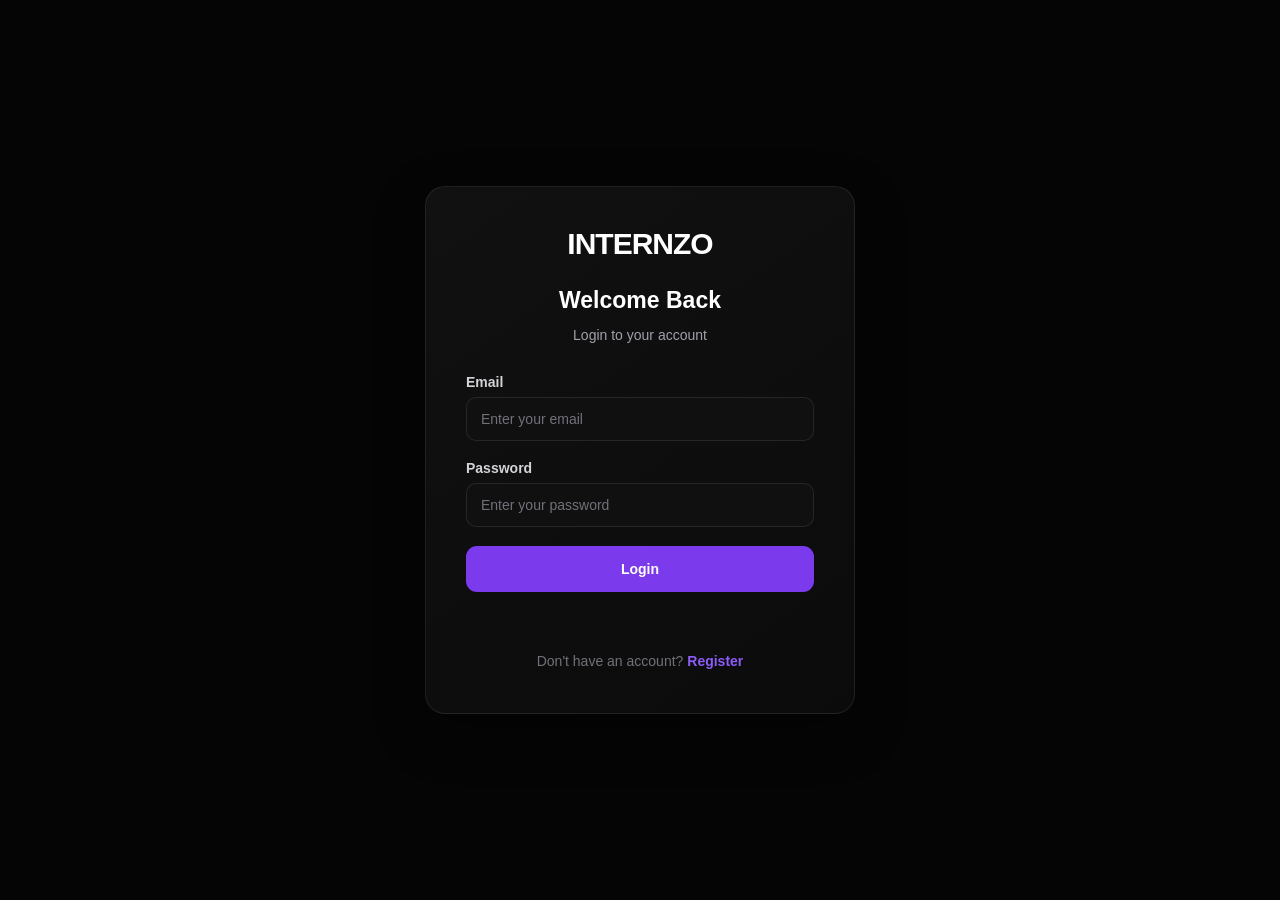
<file: login.html>
<!DOCTYPE html>
<html lang="en">

<head>

    <meta charset="UTF-8">

    <meta name="viewport"
        content="width=device-width, initial-scale=1.0">

    <title>INTERNZO - Login</title>

    <link
        rel="stylesheet"
        href="css/style.css">

</head>


<body>


    <!-- =========================================
         LOGIN PAGE
    ========================================= -->

    <main class="container">


        <div class="register-box">


            <!-- LOGO -->

            <h1>
                INTERNZO
            </h1>


            <!-- TITLE -->

            <h2>
                Welcome Back
            </h2>


            <p class="subtitle">
                Login to your account
            </p>


            <!-- =========================================
                 LOGIN FORM
            ========================================= -->

            <form id="loginForm">


                <!-- EMAIL -->

                <div class="input-group">

                    <label for="loginEmail">
                        Email
                    </label>


                    <input
                        type="email"
                        id="loginEmail"
                        name="email"
                        placeholder="Enter your email"
                        autocomplete="email"
                        required
                    >

                </div>


                <!-- PASSWORD -->

                <div class="input-group">

                    <label for="loginPassword">
                        Password
                    </label>


                    <input
                        type="password"
                        id="loginPassword"
                        name="password"
                        placeholder="Enter your password"
                        autocomplete="current-password"
                        required
                    >

                </div>


                <!-- LOGIN BUTTON -->

                <button
                    type="submit"
                    id="loginButton">

                    Login

                </button>


            </form>


            <!-- =========================================
                 LOGIN MESSAGE
            ========================================= -->

            <p id="loginMessage"></p>


            <!-- =========================================
                 REGISTER LINK
            ========================================= -->

            <p class="login-link">

                Don't have an account?

                <a href="register.html">
                    Register
                </a>

            </p>


        </div>

    </main>


    <!-- =========================================
         AUTH JAVASCRIPT
    ========================================= -->

    <script
        src="js/auth.js">
    </script>


</body>

</html>
</file>
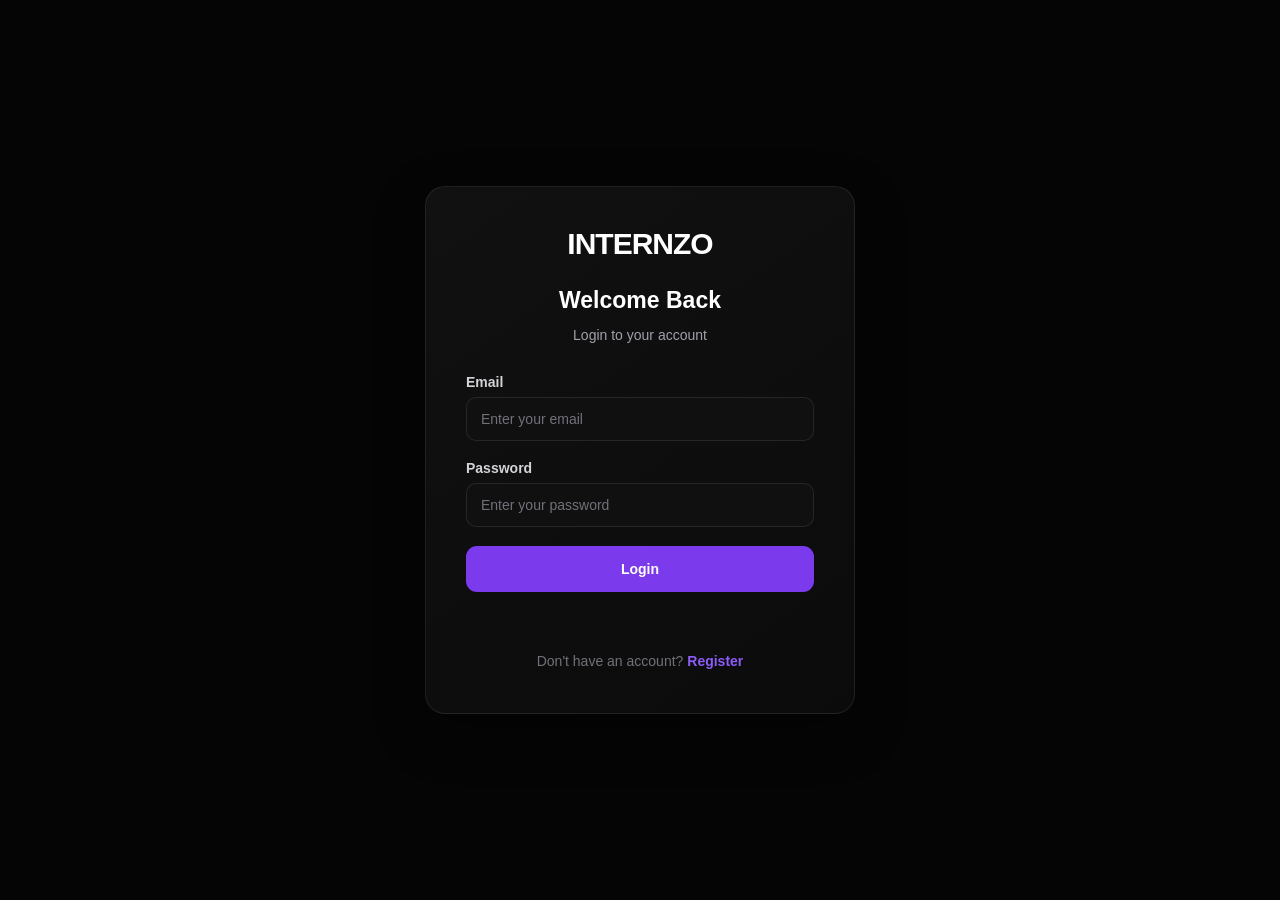
<file: manage-internships.html>
<!DOCTYPE html>
<html lang="en">

<head>
    <meta charset="UTF-8">
    <meta name="viewport" content="width=device-width, initial-scale=1.0">

    <title>INTERNZO - My Internships</title>

    <link rel="stylesheet" href="css/dashboard.css">

    <link
        rel="stylesheet"
        href="https://cdnjs.cloudflare.com/ajax/libs/font-awesome/6.5.2/css/all.min.css"
    >

    <style>
        /* ==========================================
           RESPONSIVE NAVBAR
        ========================================== */

        .menu-toggle {
            display: none;
            width: 44px;
            height: 44px;
            padding: 0;
            background: transparent;
            border: 1px solid rgba(255, 255, 255, 0.10);
            border-radius: 10px;
            cursor: pointer;
            align-items: center;
            justify-content: center;
            flex-direction: column;
            gap: 5px;
        }

        .menu-toggle span {
            display: block;
            width: 20px;
            height: 2px;
            background: #ffffff;
            border-radius: 5px;
            transition:
                transform 0.25s ease,
                opacity 0.25s ease;
        }


        /* ==========================================
           MOBILE NAVBAR
        ========================================== */

        @media (max-width: 800px) {

            .navbar {
                position: sticky;
                top: 0;
                padding: 14px 5%;
                min-height: 70px;
                box-sizing: border-box;
                z-index: 1000;
            }

            .menu-toggle {
                display: flex;
            }

            .nav-links {
                position: absolute;
                top: calc(100% + 1px);
                left: 5%;
                right: 5%;
                width: auto;

                display: flex;
                flex-direction: column;
                align-items: stretch;
                gap: 5px;

                padding: 12px;

                background: rgba(10, 10, 10, 0.98);
                border: 1px solid rgba(255, 255, 255, 0.08);
                border-radius: 14px;

                box-shadow:
                    0 20px 50px rgba(0, 0, 0, 0.45);

                opacity: 0;
                visibility: hidden;
                transform: translateY(-10px);

                transition:
                    opacity 0.25s ease,
                    visibility 0.25s ease,
                    transform 0.25s ease;

                z-index: 1000;
            }

            .nav-links.active {
                opacity: 1;
                visibility: visible;
                transform: translateY(0);
            }

            .nav-links a,
            .nav-links button {
                width: 100%;
                box-sizing: border-box;

                padding: 13px 14px;

                text-align: left;
                border-radius: 9px;

                font-size: 14px;
            }

            .nav-links a:hover,
            .nav-links a.active {
                background: rgba(124, 58, 237, 0.12);
            }

            .nav-links button {
                margin-top: 4px;
            }


            /* Hamburger → X */

            .menu-toggle.active span:nth-child(1) {
                transform: translateY(7px) rotate(45deg);
            }

            .menu-toggle.active span:nth-child(2) {
                opacity: 0;
            }

            .menu-toggle.active span:nth-child(3) {
                transform: translateY(-7px) rotate(-45deg);
            }

        }


        /* ==========================================
           SMALL MOBILE
        ========================================== */

        @media (max-width: 550px) {

            .navbar {
                padding: 13px 4%;
            }

            .nav-links {
                left: 4%;
                right: 4%;
            }

        }


        /* ==========================================
           INTERNSHIP CARD RESPONSIVE
        ========================================== */

        @media (max-width: 600px) {

            .dashboard-card {
                padding: 20px;
            }

            .dashboard-card h2 {
                font-size: 20px;
            }

        }
    </style>

</head>


<body>


    <!-- =========================
         NAVBAR
    ========================== -->

    <nav class="navbar">

        <div class="logo">
            INTERNZO
        </div>


        <div class="nav-links" id="navLinks">

            <a href="company-dashboard.html">
                Dashboard
            </a>

            <a href="post-internship.html">
                Post Internship
            </a>

            <a
                href="manage-internships.html"
                class="active"
            >
                My Internships
            </a>

            <a href="company-applications.html">
                Applications
            </a>

            <a href="company-profile.html">
                Profile
            </a>

            <button
                type="button"
                id="logoutBtn"
            >
                Logout
            </button>

        </div>


        <!-- Mobile Menu Button -->

        <button
            class="menu-toggle"
            id="menuToggle"
            type="button"
            aria-label="Toggle navigation"
            aria-expanded="false"
        >

            <span></span>
            <span></span>
            <span></span>

        </button>

    </nav>



    <!-- =========================
         MAIN CONTENT
    ========================== -->

    <main class="dashboard-container">


        <!-- =========================
             WELCOME
        ========================== -->

        <section class="welcome-section">

            <h1>
                My <span>Internships</span>
            </h1>

            <p>
                Manage the internships posted by your company.
            </p>

        </section>



        <!-- =========================
             MESSAGE AREA
        ========================== -->

        <div
            id="message"
            style="
                display: none;
                margin-bottom: 25px;
                padding: 15px 18px;
                border-radius: 12px;
                font-size: 14px;
            "
        ></div>



        <!-- =========================
             LOADING
        ========================== -->

        <div
            id="loadingState"
            class="empty-box"
        >

            <p>
                <i class="fa-solid fa-spinner fa-spin"></i>
            </p>

            <h3>
                Loading internships...
            </h3>

            <p>
                Please wait while we load your internships.
            </p>

        </div>



        <!-- =========================
             ERROR
        ========================== -->

        <div
            id="errorState"
            class="empty-box"
            style="display: none;"
        >

            <p>
                <i class="fa-solid fa-triangle-exclamation"></i>
            </p>

            <h3>
                Unable to load internships
            </h3>

            <p id="errorMessage">
                Something went wrong.
            </p>

            <button
                type="button"
                id="retryBtn"
                style="
                    max-width: 220px;
                    margin: 20px auto 0;
                "
            >
                Try Again
            </button>

        </div>



        <!-- =========================
             EMPTY STATE
        ========================== -->

        <div
            id="emptyState"
            class="empty-box"
            style="display: none;"
        >

            <p>
                <i class="fa-solid fa-briefcase"></i>
            </p>

            <h3>
                No internships posted yet
            </h3>

            <p>
                Start by posting your first internship.
            </p>

            <button
                type="button"
                id="postFirstBtn"
                style="
                    max-width: 220px;
                    margin: 20px auto 0;
                "
            >
                Post Internship
            </button>

        </div>



        <!-- =========================
             INTERNSHIP LIST
        ========================== -->

        <section
            id="internshipSection"
            class="section"
            style="display: none;"
        >

            <h2>
                Your Posted Internships
            </h2>

            <div
                id="internshipList"
                class="dashboard-cards"
            ></div>

        </section>

    </main>



    <!-- =========================
         API
    ========================== -->

    <script src="js/api.js"></script>



    <!-- =========================
         PAGE SCRIPT
    ========================== -->

    <script>


        // ==========================================
        // AUTHENTICATION CHECK
        // ==========================================

        const token = localStorage.getItem("token");
        const storedUser = localStorage.getItem("user");

        let currentUser = null;


        if (!token || !storedUser) {

            window.location.href = "login.html";

        } else {

            try {

                currentUser = JSON.parse(storedUser);

            } catch (error) {

                console.error(
                    "Invalid user data:",
                    error
                );

                localStorage.removeItem("token");
                localStorage.removeItem("user");

                window.location.href = "login.html";
            }

        }



        // ==========================================
        // ROLE CHECK
        // ==========================================

        if (currentUser) {

            if (currentUser.role !== "company") {

                if (currentUser.role === "student") {

                    window.location.href =
                        "student-dashboard.html";

                } else if (currentUser.role === "admin") {

                    window.location.href =
                        "admin-dashboard.html";

                } else {

                    localStorage.removeItem("token");
                    localStorage.removeItem("user");

                    window.location.href =
                        "login.html";
                }

            }

        }



        // ==========================================
        // ELEMENTS
        // ==========================================

        const loadingState =
            document.getElementById("loadingState");

        const errorState =
            document.getElementById("errorState");

        const errorMessage =
            document.getElementById("errorMessage");

        const emptyState =
            document.getElementById("emptyState");

        const internshipSection =
            document.getElementById("internshipSection");

        const internshipList =
            document.getElementById("internshipList");

        const retryBtn =
            document.getElementById("retryBtn");

        const postFirstBtn =
            document.getElementById("postFirstBtn");

        const logoutBtn =
            document.getElementById("logoutBtn");

        const message =
            document.getElementById("message");



        // ==========================================
        // MOBILE NAVBAR
        // ==========================================

        const menuToggle =
            document.getElementById("menuToggle");

        const navLinks =
            document.getElementById("navLinks");


        if (menuToggle && navLinks) {

            menuToggle.addEventListener(
                "click",
                function () {

                    menuToggle.classList.toggle("active");
                    navLinks.classList.toggle("active");

                    const isOpen =
                        navLinks.classList.contains("active");

                    menuToggle.setAttribute(
                        "aria-expanded",
                        isOpen
                    );

                }
            );


            // Close menu after clicking a link

            document
                .querySelectorAll(".nav-links a")
                .forEach(function (link) {

                    link.addEventListener(
                        "click",
                        function () {

                            menuToggle.classList.remove(
                                "active"
                            );

                            navLinks.classList.remove(
                                "active"
                            );

                            menuToggle.setAttribute(
                                "aria-expanded",
                                "false"
                            );

                        }
                    );

                });


            // Close when clicking outside

            document.addEventListener(
                "click",
                function (event) {

                    if (
                        !navLinks.contains(event.target) &&
                        !menuToggle.contains(event.target)
                    ) {

                        menuToggle.classList.remove(
                            "active"
                        );

                        navLinks.classList.remove(
                            "active"
                        );

                        menuToggle.setAttribute(
                            "aria-expanded",
                            "false"
                        );

                    }

                }
            );


            // Close with Escape

            document.addEventListener(
                "keydown",
                function (event) {

                    if (event.key === "Escape") {

                        menuToggle.classList.remove(
                            "active"
                        );

                        navLinks.classList.remove(
                            "active"
                        );

                        menuToggle.setAttribute(
                            "aria-expanded",
                            "false"
                        );

                    }

                }
            );

        }



        // ==========================================
        // LOGOUT
        // ==========================================

        logoutBtn.addEventListener(
            "click",
            function () {

                localStorage.removeItem("token");
                localStorage.removeItem("user");

                window.location.href =
                    "login.html";

            }
        );



        // ==========================================
        // FORMAT DATE
        // ==========================================

        function formatDate(date) {

            if (!date) {
                return "Not specified";
            }

            const parsedDate = new Date(date);

            if (
                Number.isNaN(
                    parsedDate.getTime()
                )
            ) {

                return "Not specified";
            }

            return parsedDate.toLocaleDateString(
                "en-IN",
                {
                    day: "numeric",
                    month: "short",
                    year: "numeric"
                }
            );

        }



        // ==========================================
        // ESCAPE HTML
        // ==========================================

        function escapeHTML(value) {

            if (
                value === null ||
                value === undefined
            ) {

                return "";

            }

            return String(value)
                .replace(/&/g, "&amp;")
                .replace(
                    /</g,
                    "&lt;"
                )
                .replace(
                    />/g,
                    "&gt;"
                )
                .replace(
                    /"/g,
                    "&quot;"
                )
                .replace(
                    /'/g,
                    "&#039;"
                );

        }



        // ==========================================
        // STATUS CLASS
        // ==========================================

        function getStatusClass(status) {

            const normalizedStatus =
                String(status || "")
                    .toLowerCase()
                    .trim();


            if (
                normalizedStatus ===
                "approved"
            ) {

                return "approved";

            }


            if (
                normalizedStatus ===
                "rejected"
            ) {

                return "rejected";

            }


            if (
                normalizedStatus ===
                "pending"
            ) {

                return "pending";

            }


            return "pending";

        }



        // ==========================================
        // SHOW MESSAGE
        // ==========================================

        function showMessage(
            text,
            type = "info"
        ) {

            message.style.display = "block";

            message.textContent = text;


            if (type === "success") {

                message.style.color =
                    "#4ade80";

                message.style.background =
                    "rgba(74, 222, 128, 0.08)";

                message.style.border =
                    "1px solid rgba(74, 222, 128, 0.18)";


            } else if (type === "error") {

                message.style.color =
                    "#f87171";

                message.style.background =
                    "rgba(248, 113, 113, 0.08)";

                message.style.border =
                    "1px solid rgba(248, 113, 113, 0.18)";


            } else {

                message.style.color =
                    "#a78bfa";

                message.style.background =
                    "rgba(139, 92, 246, 0.08)";

                message.style.border =
                    "1px solid rgba(139, 92, 246, 0.18)";

            }

        }



        // ==========================================
        // HIDE ALL STATES
        // ==========================================

        function hideStates() {

            loadingState.style.display =
                "none";

            errorState.style.display =
                "none";

            emptyState.style.display =
                "none";

            internshipSection.style.display =
                "none";

        }



        // ==========================================
        // LOAD INTERNSHIPS
        // ==========================================

        async function loadInternships() {

            hideStates();

            loadingState.style.display =
                "block";


            try {

                const data =
                    await apiFetch(
                        "/api/internships/my-internships"
                    );


                console.log(
                    "My internships response:",
                    data
                );


                // ==================================
                // HANDLE RESPONSE
                // ==================================

                let internships = [];


                if (Array.isArray(data)) {

                    internships = data;

                } else if (
                    Array.isArray(
                        data.internships
                    )
                ) {

                    internships =
                        data.internships;

                } else if (
                    Array.isArray(
                        data.data
                    )
                ) {

                    internships =
                        data.data;

                }


                loadingState.style.display =
                    "none";



                // ==================================
                // EMPTY
                // ==================================

                if (
                    internships.length === 0
                ) {

                    emptyState.style.display =
                        "block";

                    return;

                }



                // ==================================
                // DISPLAY INTERNSHIPS
                // ==================================

                internshipSection.style.display =
                    "block";

                internshipList.innerHTML =
                    "";


                internships.forEach(
                    function (internship) {

                        const card =
                            document.createElement(
                                "div"
                            );

                        card.className =
                            "dashboard-card";


                        const title =
                            escapeHTML(
                                internship.title ||
                                "Untitled Internship"
                            );


                        const companyName =
                            escapeHTML(
                                internship.companyName ||
                                "Company"
                            );


                        const location =
                            escapeHTML(
                                internship.location ||
                                "Not specified"
                            );


                        const type =
                            escapeHTML(
                                internship.type ||
                                "Not specified"
                            );


                        const duration =
                            escapeHTML(
                                internship.duration ||
                                "Not specified"
                            );


                        const stipend =
                            escapeHTML(
                                internship.stipend ||
                                "Unpaid"
                            );


                        const skills =
                            escapeHTML(
                                internship.skills ||
                                "Not specified"
                            );


                        const description =
                            escapeHTML(
                                internship.description ||
                                "No description available."
                            );


                        const status =
                            escapeHTML(
                                internship.status ||
                                "Pending"
                            );


                        const deadline =
                            formatDate(
                                internship.deadline
                            );



                        card.innerHTML = `

                            <div class="card-icon">
                                <i class="fa-solid fa-briefcase"></i>
                            </div>


                            <h2>
                                ${title}
                            </h2>


                            <p>
                                ${description}
                            </p>


                            <div
                                style="
                                    margin-top: 18px;
                                    display: grid;
                                    gap: 9px;
                                    color: #a1a1aa;
                                    font-size: 13px;
                                "
                            >

                                <div>
                                    <i
                                        class="fa-solid fa-building"
                                        style="width: 18px;"
                                    ></i>

                                    ${companyName}
                                </div>


                                <div>
                                    <i
                                        class="fa-solid fa-location-dot"
                                        style="width: 18px;"
                                    ></i>

                                    ${location}
                                </div>


                                <div>
                                    <i
                                        class="fa-solid fa-clock"
                                        style="width: 18px;"
                                    ></i>

                                    ${duration}
                                </div>


                                <div>
                                    <i
                                        class="fa-solid fa-money-bill"
                                        style="width: 18px;"
                                    ></i>

                                    ${stipend}
                                </div>


                                <div>
                                    <i
                                        class="fa-solid fa-calendar"
                                        style="width: 18px;"
                                    ></i>

                                    Deadline:
                                    ${deadline}
                                </div>


                                <div>
                                    <i
                                        class="fa-solid fa-code"
                                        style="width: 18px;"
                                    ></i>

                                    ${skills}
                                </div>

                            </div>


                            <div
                                style="
                                    margin-top: 18px;
                                    display: flex;
                                    align-items: center;
                                    justify-content: space-between;
                                    gap: 10px;
                                "
                            >

                                <span
                                    class="application-status ${getStatusClass(status)}"
                                >
                                    ${status}
                                </span>


                                <span
                                    style="
                                        color: #71717a;
                                        font-size: 12px;
                                    "
                                >
                                    ${escapeHTML(
                                        internship.type || ""
                                    )}
                                </span>

                            </div>

                        `;


                        internshipList.appendChild(
                            card
                        );

                    }
                );


            } catch (error) {

                console.error(
                    "Failed to load internships:",
                    error
                );


                hideStates();

                errorState.style.display =
                    "block";


                errorMessage.textContent =
                    error.message ||
                    "Unable to load your internships.";

            }

        }



        // ==========================================
        // RETRY
        // ==========================================

        retryBtn.addEventListener(
            "click",
            loadInternships
        );



        // ==========================================
        // POST INTERNSHIP
        // ==========================================

        postFirstBtn.addEventListener(
            "click",
            function () {

                window.location.href =
                    "post-internship.html";

            }
        );



        // ==========================================
        // START
        // ==========================================

        if (
            token &&
            currentUser
        ) {

            loadInternships();

        }

    </script>

</body>

</html>
</file>
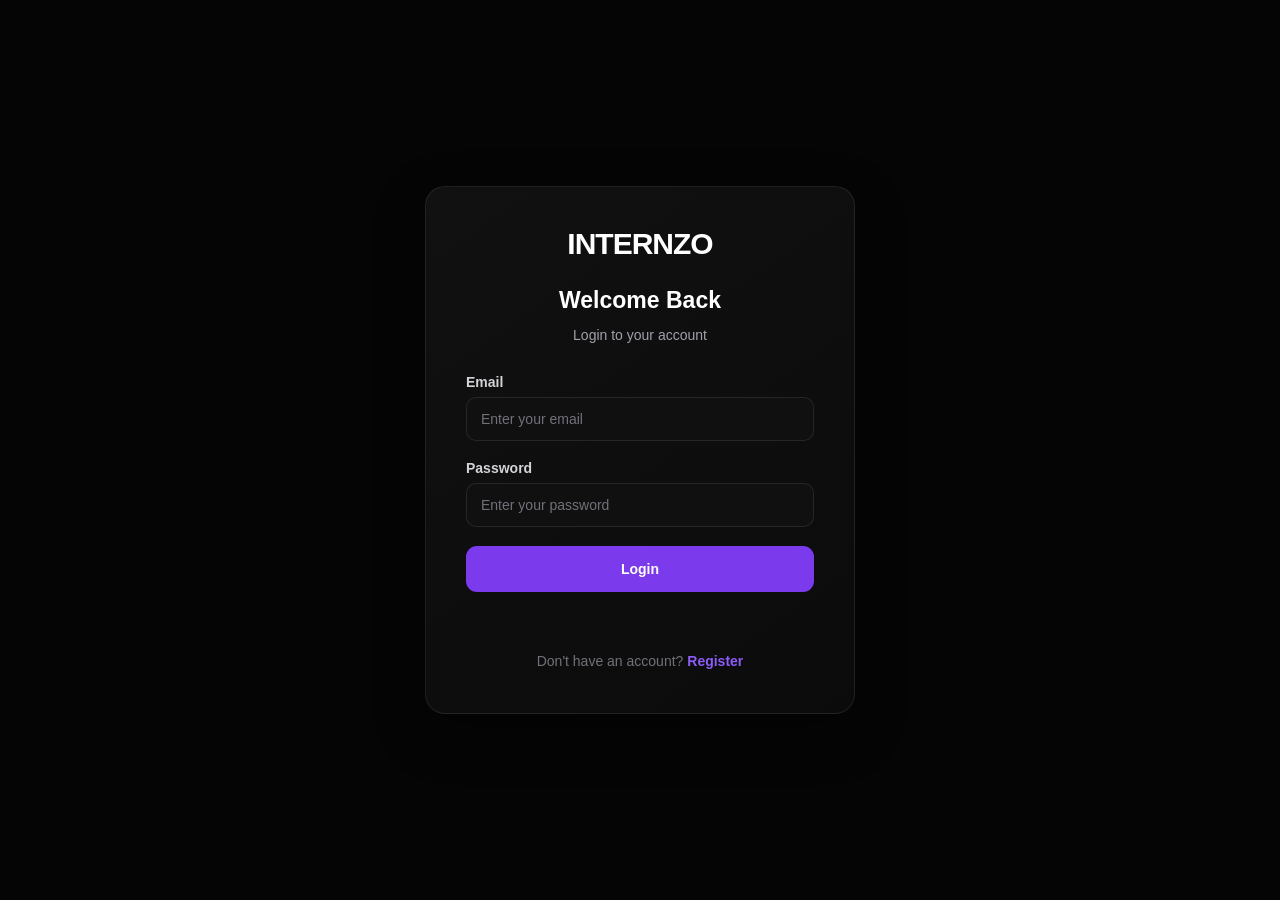
<file: my-applications.html>
<!DOCTYPE html>
<html lang="en">

<head>

    <meta charset="UTF-8">

    <meta
        name="viewport"
        content="width=device-width, initial-scale=1.0"
    >

    <title>INTERNZO - My Applications</title>

    <link
        rel="stylesheet"
        href="css/dashboard.css"
    >

    <link
        rel="stylesheet"
        href="https://cdnjs.cloudflare.com/ajax/libs/font-awesome/6.5.2/css/all.min.css"
    >


    <style>

        /* =========================================
           PAGE HEADER
        ========================================= */

        .page-header {
            margin-bottom: 30px;
        }

        .page-label {
            color: #8b5cf6;
            font-size: 12px;
            font-weight: 700;
            letter-spacing: 2px;
            margin-bottom: 12px;
        }

        .page-header h1 {
            color: #ffffff;
            font-size: clamp(36px, 5vw, 48px);
            line-height: 1.05;
            letter-spacing: -1.5px;
            margin-bottom: 12px;
        }

        .page-header h1 span {
            color: #8b5cf6;
        }

        .page-header p {
            color: #a1a1aa;
            font-size: 15px;
            line-height: 1.6;
        }


        /* =========================================
           APPLICATIONS TABLE
        ========================================= */

        .applications-table {

            width: 100%;

            background:
                linear-gradient(
                    145deg,
                    #111111,
                    #0b0b0b
                );

            border:
                1px solid
                rgba(255, 255, 255, 0.08);

            border-radius: 20px;

            overflow: hidden;

            box-shadow:
                0 18px 50px
                rgba(0, 0, 0, 0.25);

            animation:
                tableAppear 0.35s ease both;

        }


        @keyframes tableAppear {

            from {
                opacity: 0;
                transform: translateY(10px);
            }

            to {
                opacity: 1;
                transform: translateY(0);
            }

        }


        /* =========================================
           TABLE
        ========================================= */

        table {
            width: 100%;
            border-collapse: collapse;
        }


        /* =========================================
           TABLE HEAD
        ========================================= */

        th {

            padding: 17px 20px;

            text-align: left;

            background: #0d0d0d;

            color: #a1a1aa;

            font-size: 12px;

            font-weight: 700;

            text-transform: uppercase;

            letter-spacing: 0.7px;

            border-bottom:
                1px solid
                rgba(255, 255, 255, 0.08);

        }


        /* =========================================
           TABLE CELLS
        ========================================= */

        td {

            padding: 18px 20px;

            text-align: left;

            color: #a1a1aa;

            font-size: 14px;

            border-bottom:
                1px solid
                rgba(255, 255, 255, 0.06);

            transition: 0.2s ease;

        }


        /* =========================================
           LAST ROW
        ========================================= */

        tr:last-child td {
            border-bottom: none;
        }


        /* =========================================
           ROW HOVER
        ========================================= */

        tbody tr {
            transition: 0.2s ease;
        }

        tbody tr:hover {

            background:
                rgba(124, 58, 237, 0.04);

        }


        /* =========================================
           INTERNSHIP TITLE
        ========================================= */

        td strong {

            color: #ffffff;

            font-size: 14px;

            font-weight: 600;

        }


        /* =========================================
           STATUS
        ========================================= */

        .status {

            display: inline-flex;

            align-items: center;

            padding: 6px 12px;

            border-radius: 20px;

            background:
                rgba(124, 58, 237, 0.12);

            border:
                1px solid
                rgba(124, 58, 237, 0.18);

            color: #a78bfa;

            font-size: 11px;

            font-weight: 700;

            text-transform: capitalize;

        }


        /* =========================================
           LOADING
        ========================================= */

        .loading {

            width: 100%;

            padding: 70px 20px;

            text-align: center;

            color: #71717a;

            font-size: 14px;

        }

        .loading i {

            display: block;

            margin-bottom: 12px;

            color: #8b5cf6;

            font-size: 24px;

        }


        /* =========================================
           EMPTY BOX
        ========================================= */

        .empty-box {

            width: 100%;

            margin-top: 20px;

            padding: 65px 20px;

            text-align: center;

            background:
                linear-gradient(
                    145deg,
                    #111111,
                    #0b0b0b
                );

            border:
                1px solid
                rgba(255, 255, 255, 0.08);

            border-radius: 20px;

            animation:
                tableAppear 0.35s ease both;

        }


        .empty-box > p:first-child {

            margin-bottom: 15px;

            color: #8b5cf6;

            font-size: 38px;

        }


        .empty-box h3 {

            color: #ffffff;

            font-size: 19px;

            margin-bottom: 10px;

        }


        .empty-box p {

            color: #71717a;

            font-size: 14px;

            line-height: 1.6;

        }


        /* =========================================
           FIND INTERNSHIPS BUTTON
        ========================================= */

        .find-btn {

            width: auto;

            min-height: 44px;

            padding: 0 20px;

            margin-top: 22px;

            display: inline-flex;

            align-items: center;

            justify-content: center;

            gap: 8px;

            background: #7c3aed;

            color: #ffffff;

            border: none;

            border-radius: 11px;

            font-size: 13px;

            font-weight: 700;

            cursor: pointer;

            transition: 0.2s ease;

        }


        .find-btn:hover {

            background: #6d28d9;

            transform: translateY(-2px);

        }


        /* =========================================
           ERROR / RETRY BUTTON
        ========================================= */

        .retry-btn {

            width: auto;

            min-height: 44px;

            padding: 0 20px;

            margin-top: 15px;

            background: #7c3aed;

            color: #ffffff;

            border: none;

            border-radius: 11px;

            font-size: 13px;

            font-weight: 700;

            cursor: pointer;

            transition: 0.2s ease;

        }


        .retry-btn:hover {

            background: #6d28d9;

            transform: translateY(-2px);

        }


        /* =========================================
           RESPONSIVE NAVBAR
        ========================================= */

        .menu-toggle {

            display: none;

            width: 44px;

            height: 44px;

            padding: 0;

            background: transparent;

            border:
                1px solid
                rgba(255, 255, 255, 0.10);

            border-radius: 10px;

            cursor: pointer;

            align-items: center;

            justify-content: center;

            flex-direction: column;

            gap: 5px;

        }


        .menu-toggle span {

            display: block;

            width: 20px;

            height: 2px;

            background: #ffffff;

            border-radius: 5px;

            transition:
                transform 0.25s ease,
                opacity 0.25s ease;

        }


        /* =========================================
           MOBILE NAVBAR
        ========================================= */

        @media (max-width: 800px) {

            .navbar {

                position: sticky;

                top: 0;

                padding: 14px 5%;

                min-height: 70px;

                box-sizing: border-box;

                z-index: 1000;

            }


            .menu-toggle {

                display: flex;

            }


            .nav-links {

                position: absolute;

                top: calc(100% + 1px);

                left: 5%;

                right: 5%;

                width: auto;

                display: flex;

                flex-direction: column;

                align-items: stretch;

                gap: 5px;

                padding: 12px;

                background:
                    rgba(10, 10, 10, 0.98);

                border:
                    1px solid
                    rgba(255, 255, 255, 0.08);

                border-radius: 14px;

                box-shadow:
                    0 20px 50px
                    rgba(0, 0, 0, 0.45);

                opacity: 0;

                visibility: hidden;

                transform:
                    translateY(-10px);

                transition:
                    opacity 0.25s ease,
                    visibility 0.25s ease,
                    transform 0.25s ease;

                z-index: 1000;

            }


            .nav-links.active {

                opacity: 1;

                visibility: visible;

                transform:
                    translateY(0);

            }


            .nav-links a,
            .nav-links button {

                width: 100%;

                box-sizing: border-box;

                padding: 13px 14px;

                text-align: left;

                border-radius: 9px;

                font-size: 14px;

            }


            .nav-links a:hover,
            .nav-links a.active {

                background:
                    rgba(124, 58, 237, 0.12);

            }


            .nav-links button {

                margin-top: 4px;

            }


            /* Hamburger → X */

            .menu-toggle.active span:nth-child(1) {

                transform:
                    translateY(7px)
                    rotate(45deg);

            }


            .menu-toggle.active span:nth-child(2) {

                opacity: 0;

            }


            .menu-toggle.active span:nth-child(3) {

                transform:
                    translateY(-7px)
                    rotate(-45deg);

            }

        }


        /* =========================================
           MOBILE TABLE
        ========================================= */

        @media (max-width: 700px) {

            .applications-table {

                overflow-x: auto;

                border-radius: 16px;

            }


            table {

                min-width: 650px;

            }


            .page-header h1 {

                font-size: 36px;

            }


            .page-header {

                margin-bottom: 25px;

            }

        }


        @media (max-width: 550px) {

            .navbar {

                padding: 13px 4%;

            }


            .nav-links {

                left: 4%;

                right: 4%;

            }


            .page-header h1 {

                font-size: 34px;

            }


            th,
            td {

                padding: 15px 16px;

            }


            .empty-box {

                padding: 50px 18px;

            }

        }

    </style>

</head>


<body>


    <!-- =========================================
         NAVBAR
    ========================================= -->

    <nav class="navbar">

        <div class="logo">
            INTERNZO
        </div>


        <div
            class="nav-links"
            id="navLinks"
        >

            <a href="student-dashboard.html">
                Dashboard
            </a>


            <a href="internships.html">
                Internships
            </a>


            <a
                href="my-applications.html"
                class="active"
            >
                My Applications
            </a>


            <a href="student-profile.html">
                My Profile
            </a>


            <button
                class="logout-btn"
                id="logoutBtn"
                type="button"
            >
                Logout
            </button>

        </div>


        <!-- MOBILE MENU -->

        <button
            class="menu-toggle"
            id="menuToggle"
            type="button"
            aria-label="Toggle navigation"
            aria-expanded="false"
        >

            <span></span>
            <span></span>
            <span></span>

        </button>

    </nav>



    <!-- =========================================
         MAIN
    ========================================= -->

    <main class="dashboard-container">


        <!-- PAGE HEADER -->

        <section class="page-header">

            <div class="page-label">
                APPLICATION TRACKER
            </div>


            <h1>
                My <span>Applications</span>
            </h1>


            <p>
                Track all the internships you have applied for.
            </p>

        </section>



        <!-- =========================================
             LOADING
        ========================================= -->

        <div
            id="loading"
            class="loading"
        >

            <i class="fa-solid fa-spinner fa-spin"></i>

            Loading applications...

        </div>



        <!-- =========================================
             APPLICATION TABLE
        ========================================= -->

        <div
            id="applicationsContainer"
            class="applications-table"
            style="display: none;"
        >

            <table>

                <thead>

                    <tr>

                        <th>
                            Internship
                        </th>

                        <th>
                            Company
                        </th>

                        <th>
                            Applied On
                        </th>

                        <th>
                            Status
                        </th>

                    </tr>

                </thead>


                <tbody
                    id="applicationsBody"
                ></tbody>

            </table>

        </div>



        <!-- =========================================
             EMPTY STATE
        ========================================= -->

        <div
            id="emptyBox"
            class="empty-box"
            style="display: none;"
        >

            <p>
                <i class="fa-solid fa-folder-open"></i>
            </p>


            <h3>
                No Applications Yet
            </h3>


            <p>
                You haven't applied for any internships yet.
            </p>


            <button
                class="find-btn"
                type="button"
                onclick="window.location.href='internships.html'"
            >

                <i class="fa-solid fa-magnifying-glass"></i>

                Find Internships

            </button>

        </div>

    </main>



    <!-- =========================================
         API HELPER
    ========================================= -->

    <script src="js/api.js"></script>



    <script>

        // =========================================
        // MOBILE NAVIGATION
        // =========================================

        const menuToggle =
            document.getElementById(
                "menuToggle"
            );

        const navLinks =
            document.getElementById(
                "navLinks"
            );


        if (
            menuToggle &&
            navLinks
        ) {

            // Toggle menu

            menuToggle.addEventListener(
                "click",
                function () {

                    menuToggle.classList.toggle(
                        "active"
                    );

                    navLinks.classList.toggle(
                        "active"
                    );


                    const isOpen =
                        navLinks.classList.contains(
                            "active"
                        );


                    menuToggle.setAttribute(
                        "aria-expanded",
                        isOpen
                    );

                }
            );


            // Close after clicking links

            document
                .querySelectorAll(
                    ".nav-links a"
                )
                .forEach(
                    function (link) {

                        link.addEventListener(
                            "click",
                            function () {

                                menuToggle.classList.remove(
                                    "active"
                                );

                                navLinks.classList.remove(
                                    "active"
                                );

                                menuToggle.setAttribute(
                                    "aria-expanded",
                                    "false"
                                );

                            }
                        );

                    }
                );


            // Close when clicking outside

            document.addEventListener(
                "click",
                function (event) {

                    if (
                        !navLinks.contains(
                            event.target
                        ) &&
                        !menuToggle.contains(
                            event.target
                        )
                    ) {

                        menuToggle.classList.remove(
                            "active"
                        );

                        navLinks.classList.remove(
                            "active"
                        );

                        menuToggle.setAttribute(
                            "aria-expanded",
                            "false"
                        );

                    }

                }
            );


            // Close with Escape

            document.addEventListener(
                "keydown",
                function (event) {

                    if (
                        event.key === "Escape"
                    ) {

                        menuToggle.classList.remove(
                            "active"
                        );

                        navLinks.classList.remove(
                            "active"
                        );

                        menuToggle.setAttribute(
                            "aria-expanded",
                            "false"
                        );

                    }

                }
            );

        }



        // =========================================
        // LOAD APPLICATIONS
        // =========================================

        async function loadApplications() {

            const token =
                localStorage.getItem(
                    "token"
                );


            // =====================================
            // LOGIN CHECK
            // =====================================

            if (!token) {

                window.location.href =
                    "login.html";

                return;

            }


            const loading =
                document.getElementById(
                    "loading"
                );


            const container =
                document.getElementById(
                    "applicationsContainer"
                );


            const emptyBox =
                document.getElementById(
                    "emptyBox"
                );


            const body =
                document.getElementById(
                    "applicationsBody"
                );


            // Reset states

            loading.style.display =
                "block";

            container.style.display =
                "none";

            emptyBox.style.display =
                "none";


            try {

                // =================================
                // API REQUEST
                // =================================

                const data =
                    await apiFetch(
                        "/api/applications/my-applications"
                    );


                // =================================
                // HIDE LOADING
                // =================================

                loading.style.display =
                    "none";


                // =================================
                // NO APPLICATIONS
                // =================================

                if (
                    !Array.isArray(data) ||
                    data.length === 0
                ) {

                    emptyBox.style.display =
                        "block";

                    return;

                }


                // =================================
                // SHOW TABLE
                // =================================

                container.style.display =
                    "block";

                body.innerHTML =
                    "";


                // =================================
                // RENDER APPLICATIONS
                // =================================

                data.forEach(
                    function(application) {

                        const row =
                            document.createElement(
                                "tr"
                            );


                        // =============================
                        // DATE
                        // =============================

                        let date =
                            "—";


                        if (
                            application.createdAt
                        ) {

                            const parsedDate =
                                new Date(
                                    application.createdAt
                                );


                            if (
                                !isNaN(
                                    parsedDate.getTime()
                                )
                            ) {

                                date =
                                    parsedDate
                                        .toLocaleDateString(
                                            "en-IN",
                                            {
                                                day: "2-digit",
                                                month: "short",
                                                year: "numeric"
                                            }
                                        );

                            }

                        }


                        // =============================
                        // INTERNSHIP
                        // =============================

                        const internshipTitle =
                            application
                                .internship
                                ?.title ||
                            "Internship";


                        // =============================
                        // COMPANY
                        // =============================

                        const companyName =
                            application
                                .internship
                                ?.companyName ||
                            application
                                .company
                                ?.name ||
                            "Company";


                        // =============================
                        // STATUS
                        // =============================

                        const status =
                            application.status ||
                            "Pending";


                        // =============================
                        // CREATE ROW
                        // =============================

                        row.innerHTML = `

                            <td>

                                <strong>
                                    ${escapeHTML(
                                        internshipTitle
                                    )}
                                </strong>

                            </td>


                            <td>
                                ${escapeHTML(
                                    companyName
                                )}
                            </td>


                            <td>
                                ${date}
                            </td>


                            <td>

                                <span class="status">

                                    ${escapeHTML(
                                        status
                                    )}

                                </span>

                            </td>

                        `;


                        body.appendChild(
                            row
                        );

                    }
                );


            } catch (error) {

                console.error(
                    "Applications loading error:",
                    error
                );


                loading.innerHTML = `

                    <i class="fa-solid fa-server"></i>

                    <p>
                        Unable to connect to the INTERNZO server.
                    </p>

                    <button
                        class="retry-btn"
                        type="button"
                        onclick="loadApplications()"
                    >

                        Try Again

                    </button>

                `;


                loading.style.display =
                    "block";

            }

        }



        // =========================================
        // ESCAPE HTML
        // =========================================

        function escapeHTML(value) {

            const div =
                document.createElement(
                    "div"
                );

            div.textContent =
                value;

            return div.innerHTML;

        }



        // =========================================
        // LOGOUT
        // =========================================

        function logout() {

            localStorage.removeItem(
                "token"
            );

            localStorage.removeItem(
                "user"
            );

            window.location.href =
                "login.html";

        }


        // =========================================
        // LOGOUT BUTTON
        // =========================================

        const logoutBtn =
            document.getElementById(
                "logoutBtn"
            );


        if (logoutBtn) {

            logoutBtn.addEventListener(
                "click",
                logout
            );

        }



        // =========================================
        // START
        // =========================================

        loadApplications();

    </script>

</body>

</html>
</file>
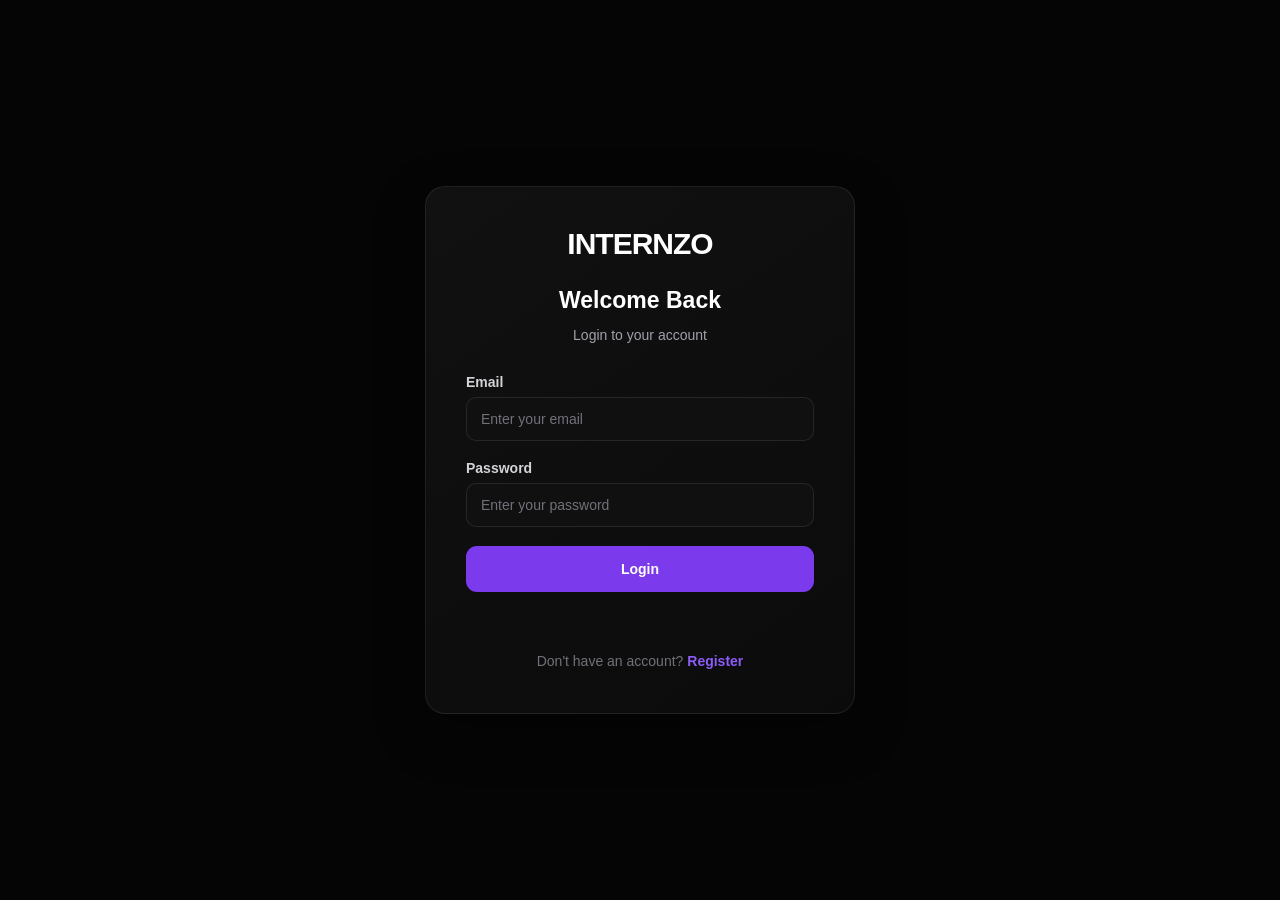
<file: post-internship.html>
<!DOCTYPE html>
<html lang="en">

<head>

    <meta charset="UTF-8">

    <meta
        name="viewport"
        content="width=device-width, initial-scale=1.0"
    >

    <title>Post Internship - INTERNZO</title>

    <link
        rel="stylesheet"
        href="css/dashboard.css"
    >

    <link
        rel="stylesheet"
        href="https://cdnjs.cloudflare.com/ajax/libs/font-awesome/6.5.2/css/all.min.css"
    >

    <style>

        /* =========================================
           PAGE CONTAINER
        ========================================= */

        .form-container {
            width: 100%;
            max-width: 850px;
            margin: 0 auto;
        }


        /* =========================================
           PAGE HEADER
        ========================================= */

        .page-header {
            margin-bottom: 30px;
        }

        .page-label {
            color: #8b5cf6;
            font-size: 12px;
            font-weight: 700;
            letter-spacing: 2px;
            margin-bottom: 12px;
        }

        .page-header h1 {
            color: #ffffff;
            font-size: clamp(36px, 5vw, 48px);
            line-height: 1.05;
            letter-spacing: -1.5px;
            margin-bottom: 12px;
        }

        .page-header h1 span {
            color: #8b5cf6;
        }

        .page-header p {
            color: #a1a1aa;
            font-size: 15px;
            line-height: 1.6;
        }


        /* =========================================
           FORM BOX
        ========================================= */

        .form-box {
            background:
                linear-gradient(
                    145deg,
                    #111111,
                    #0b0b0b
                );

            border:
                1px solid
                rgba(255, 255, 255, 0.08);

            border-radius: 20px;

            padding: 35px;

            box-shadow:
                0 18px 50px
                rgba(0, 0, 0, 0.25);

            animation:
                formAppear 0.35s ease both;
        }


        @keyframes formAppear {

            from {
                opacity: 0;
                transform: translateY(12px);
            }

            to {
                opacity: 1;
                transform: translateY(0);
            }

        }


        /* =========================================
           FORM SECTION
        ========================================= */

        .form-section {
            margin-bottom: 32px;
        }

        .form-section:last-of-type {
            margin-bottom: 10px;
        }

        .form-section h2 {
            display: flex;
            align-items: center;
            gap: 10px;

            color: #ffffff;

            font-size: 18px;

            margin-bottom: 22px;

            padding-bottom: 12px;

            border-bottom:
                1px solid
                rgba(255, 255, 255, 0.07);
        }

        .form-section h2 i {
            color: #8b5cf6;
            font-size: 16px;
        }


        /* =========================================
           FORM ROW
        ========================================= */

        .form-row {
            display: grid;

            grid-template-columns:
                repeat(2, minmax(0, 1fr));

            gap: 18px;
        }


        /* =========================================
           FORM GROUP
        ========================================= */

        .form-group {
            margin-bottom: 19px;
        }

        .form-group label {
            display: block;

            color: #d4d4d8;

            font-size: 13px;

            font-weight: 600;

            margin-bottom: 8px;
        }


        /* =========================================
           INPUTS
        ========================================= */

        .form-group input,
        .form-group select,
        .form-group textarea {
            width: 100%;

            box-sizing: border-box;

            padding: 13px 14px;

            background: #101010;

            color: #ffffff;

            border:
                1px solid
                rgba(255, 255, 255, 0.09);

            border-radius: 10px;

            outline: none;

            font-family: inherit;

            font-size: 14px;

            transition: 0.2s ease;
        }


        /* =========================================
           PLACEHOLDER
        ========================================= */

        .form-group input::placeholder,
        .form-group textarea::placeholder {
            color: #71717a;
        }


        /* =========================================
           SELECT
        ========================================= */

        .form-group select {
            cursor: pointer;
        }

        .form-group select option {
            background: #101010;
            color: #ffffff;
        }


        /* =========================================
           FOCUS
        ========================================= */

        .form-group input:focus,
        .form-group select:focus,
        .form-group textarea:focus {
            border-color: #7c3aed;

            box-shadow:
                0 0 0 3px
                rgba(124, 58, 237, 0.12);
        }


        /* =========================================
           TEXTAREA
        ========================================= */

        .form-group textarea {
            min-height: 120px;

            resize: vertical;

            line-height: 1.6;
        }


        /* =========================================
           DATE INPUT
        ========================================= */

        .form-group input[type="date"] {
            color-scheme: dark;
        }


        /* =========================================
           MESSAGE
        ========================================= */

        #message {
            min-height: 20px;

            margin-bottom: 20px;

            text-align: center;

            color: #a1a1aa;

            font-size: 14px;

            font-weight: 600;

            line-height: 1.5;
        }


        /* =========================================
           BUTTON ROW
        ========================================= */

        .button-row {
            display: flex;

            gap: 12px;

            margin-top: 25px;
        }

        .button-row button {
            width: auto;

            min-height: 46px;

            padding: 0 24px;
        }


        /* =========================================
           POST BUTTON
        ========================================= */

        .post-btn {
            display: inline-flex;

            align-items: center;

            justify-content: center;

            gap: 8px;

            background: #7c3aed;

            color: #ffffff;

            border: none;

            border-radius: 11px;

            font-size: 14px;

            font-weight: 700;

            cursor: pointer;

            transition: 0.2s ease;
        }

        .post-btn:hover {
            background: #6d28d9;

            transform: translateY(-2px);
        }

        .post-btn:disabled {
            opacity: 0.65;

            cursor: not-allowed;

            transform: none;
        }


        /* =========================================
           CANCEL BUTTON
        ========================================= */

        .cancel-btn {
            display: inline-flex;

            align-items: center;

            justify-content: center;

            gap: 8px;

            background: #151515;

            color: #d4d4d8;

            border:
                1px solid
                rgba(255, 255, 255, 0.09);

            border-radius: 11px;

            font-size: 14px;

            font-weight: 600;

            cursor: pointer;

            transition: 0.2s ease;
        }

        .cancel-btn:hover {
            background: #1c1c1c;

            color: #ffffff;

            border-color:
                rgba(255, 255, 255, 0.15);

            transform: translateY(-2px);
        }


        /* =========================================
           AUTOFILL
        ========================================= */

        .form-group input:-webkit-autofill,
        .form-group input:-webkit-autofill:hover,
        .form-group input:-webkit-autofill:focus {
            -webkit-text-fill-color: #ffffff;

            -webkit-box-shadow:
                0 0 0 1000px #101010 inset;

            transition:
                background-color
                5000s ease-in-out 0s;
        }


        /* =========================================
           RESPONSIVE NAVBAR
        ========================================= */

        .menu-toggle {
            display: none;

            width: 44px;

            height: 44px;

            padding: 0;

            background: transparent;

            border:
                1px solid
                rgba(255, 255, 255, 0.10);

            border-radius: 10px;

            cursor: pointer;

            align-items: center;

            justify-content: center;

            flex-direction: column;

            gap: 5px;
        }


        .menu-toggle span {
            display: block;

            width: 20px;

            height: 2px;

            background: #ffffff;

            border-radius: 5px;

            transition:
                transform 0.25s ease,
                opacity 0.25s ease;
        }


        /* =========================================
           MOBILE NAVBAR
        ========================================= */

        @media (max-width: 800px) {

            .navbar {
                position: sticky;

                top: 0;

                padding: 14px 5%;

                min-height: 70px;

                box-sizing: border-box;

                z-index: 1000;
            }


            .menu-toggle {
                display: flex;
            }


            .nav-links {
                position: absolute;

                top: calc(100% + 1px);

                left: 5%;

                right: 5%;

                width: auto;

                display: flex;

                flex-direction: column;

                align-items: stretch;

                gap: 5px;

                padding: 12px;

                background:
                    rgba(10, 10, 10, 0.98);

                border:
                    1px solid
                    rgba(255, 255, 255, 0.08);

                border-radius: 14px;

                box-shadow:
                    0 20px 50px
                    rgba(0, 0, 0, 0.45);

                opacity: 0;

                visibility: hidden;

                transform:
                    translateY(-10px);

                transition:
                    opacity 0.25s ease,
                    visibility 0.25s ease,
                    transform 0.25s ease;

                z-index: 1000;
            }


            .nav-links.active {
                opacity: 1;

                visibility: visible;

                transform:
                    translateY(0);
            }


            .nav-links a,
            .nav-links button {
                width: 100%;

                box-sizing: border-box;

                padding: 13px 14px;

                text-align: left;

                border-radius: 9px;

                font-size: 14px;
            }


            .nav-links a:hover,
            .nav-links a.active {
                background:
                    rgba(124, 58, 237, 0.12);
            }


            .nav-links button {
                margin-top: 4px;
            }


            /* Hamburger → X */

            .menu-toggle.active span:nth-child(1) {
                transform:
                    translateY(7px)
                    rotate(45deg);
            }


            .menu-toggle.active span:nth-child(2) {
                opacity: 0;
            }


            .menu-toggle.active span:nth-child(3) {
                transform:
                    translateY(-7px)
                    rotate(-45deg);
            }

        }


        /* =========================================
           RESPONSIVE FORM
        ========================================= */

        @media (max-width: 650px) {

            .form-row {
                grid-template-columns: 1fr;

                gap: 0;
            }


            .form-box {
                padding: 22px;
            }


            .button-row {
                flex-direction: column;
            }


            .button-row button {
                width: 100%;
            }


            .page-header h1 {
                font-size: 36px;
            }

        }


        @media (max-width: 550px) {

            .navbar {
                padding: 13px 4%;
            }


            .nav-links {
                left: 4%;

                right: 4%;
            }

        }


        @media (max-width: 380px) {

            .form-box {
                padding: 18px;
            }


            .page-header h1 {
                font-size: 32px;
            }

        }

    </style>

</head>


<body>


    <!-- =========================================
         NAVBAR
    ========================================= -->

    <nav class="navbar">

        <div class="logo">
            INTERNZO
        </div>


        <div
            class="nav-links"
            id="navLinks"
        >

            <a href="company-dashboard.html">
                Dashboard
            </a>


            <a
                href="post-internship.html"
                class="active"
            >
                Post Internship
            </a>


            <a href="manage-internships.html">
                My Internships
            </a>


            <a href="company-applications.html">
                Applications
            </a>


            <a href="company-profile.html">
                Profile
            </a>


            <button
                class="logout-btn"
                id="logoutBtn"
                type="button"
            >
                Logout
            </button>

        </div>


        <!-- MOBILE MENU BUTTON -->

        <button
            class="menu-toggle"
            id="menuToggle"
            type="button"
            aria-label="Toggle navigation"
            aria-expanded="false"
        >

            <span></span>
            <span></span>
            <span></span>

        </button>

    </nav>



    <!-- =========================================
         MAIN
    ========================================= -->

    <main class="dashboard-container">

        <div class="form-container">


            <!-- PAGE HEADER -->

            <div class="page-header">

                <div class="page-label">
                    COMPANY PORTAL
                </div>


                <h1>
                    Post
                    <span>
                        Internship
                    </span>
                </h1>


                <p>
                    Create a new internship opportunity for students.
                </p>

            </div>



            <!-- =========================================
                 FORM BOX
            ========================================= -->

            <div class="form-box">

                <div id="message"></div>


                <form id="internshipForm">


                    <!-- =====================================
                         BASIC INFORMATION
                    ===================================== -->

                    <div class="form-section">

                        <h2>

                            <i class="fa-solid fa-briefcase"></i>

                            Basic Information

                        </h2>


                        <!-- TITLE -->

                        <div class="form-group">

                            <label for="title">
                                Internship Title *
                            </label>

                            <input
                                type="text"
                                id="title"
                                placeholder="Example: Web Development Intern"
                                required
                            >

                        </div>


                        <!-- COMPANY -->

                        <div class="form-group">

                            <label for="companyName">
                                Company Name *
                            </label>

                            <input
                                type="text"
                                id="companyName"
                                placeholder="Enter company name"
                                required
                            >

                        </div>


                        <!-- LOCATION + TYPE -->

                        <div class="form-row">

                            <div class="form-group">

                                <label for="location">
                                    Location *
                                </label>

                                <input
                                    type="text"
                                    id="location"
                                    placeholder="Example: Mangalore / Remote"
                                    required
                                >

                            </div>


                            <div class="form-group">

                                <label for="type">
                                    Internship Type *
                                </label>

                                <select
                                    id="type"
                                    required
                                >

                                    <option value="">
                                        Select type
                                    </option>

                                    <option value="Full Time">
                                        Full Time
                                    </option>

                                    <option value="Part Time">
                                        Part Time
                                    </option>

                                    <option value="Remote">
                                        Remote
                                    </option>

                                </select>

                            </div>

                        </div>

                    </div>



                    <!-- =====================================
                         INTERNSHIP DETAILS
                    ===================================== -->

                    <div class="form-section">

                        <h2>

                            <i class="fa-solid fa-file-lines"></i>

                            Internship Details

                        </h2>


                        <!-- DURATION + STIPEND -->

                        <div class="form-row">

                            <div class="form-group">

                                <label for="duration">
                                    Duration *
                                </label>

                                <select
                                    id="duration"
                                    required
                                >

                                    <option value="">
                                        Select duration
                                    </option>

                                    <option value="1 Month">
                                        1 Month
                                    </option>

                                    <option value="2 Months">
                                        2 Months
                                    </option>

                                    <option value="3 Months">
                                        3 Months
                                    </option>

                                    <option value="6 Months">
                                        6 Months
                                    </option>

                                </select>

                            </div>


                            <div class="form-group">

                                <label for="stipend">
                                    Stipend
                                </label>

                                <input
                                    type="text"
                                    id="stipend"
                                    placeholder="Example: ₹8,000/month"
                                >

                            </div>

                        </div>


                        <!-- DEADLINE -->

                        <div class="form-group">

                            <label for="deadline">
                                Application Deadline *
                            </label>

                            <input
                                type="date"
                                id="deadline"
                                required
                            >

                        </div>


                        <!-- SKILLS -->

                        <div class="form-group">

                            <label for="skills">
                                Required Skills
                            </label>

                            <input
                                type="text"
                                id="skills"
                                placeholder="Example: HTML, CSS, JavaScript, Git"
                            >

                        </div>


                        <!-- DESCRIPTION -->

                        <div class="form-group">

                            <label for="description">
                                Internship Description *
                            </label>

                            <textarea
                                id="description"
                                placeholder="Describe the internship role and responsibilities..."
                                required
                            ></textarea>

                        </div>


                        <!-- REQUIREMENTS -->

                        <div class="form-group">

                            <label for="requirements">
                                Requirements
                            </label>

                            <textarea
                                id="requirements"
                                placeholder="Example: Basic knowledge of HTML, CSS and JavaScript..."
                            ></textarea>

                        </div>

                    </div>



                    <!-- =====================================
                         BUTTONS
                    ===================================== -->

                    <div class="button-row">

                        <button
                            type="submit"
                            class="post-btn"
                            id="postButton"
                        >

                            <i class="fa-solid fa-paper-plane"></i>

                            Post Internship

                        </button>


                        <button
                            type="button"
                            class="cancel-btn"
                            onclick="window.location.href='company-dashboard.html'"
                        >

                            <i class="fa-solid fa-xmark"></i>

                            Cancel

                        </button>

                    </div>


                </form>

            </div>

        </div>

    </main>



    <!-- =========================================
         API HELPER
    ========================================= -->

    <script src="js/api.js"></script>


    <script>

        // =========================================
        // MOBILE NAVIGATION
        // =========================================

        const menuToggle =
            document.getElementById("menuToggle");

        const navLinks =
            document.getElementById("navLinks");


        if (menuToggle && navLinks) {

            menuToggle.addEventListener(
                "click",
                function () {

                    menuToggle.classList.toggle("active");

                    navLinks.classList.toggle("active");


                    const isOpen =
                        navLinks.classList.contains("active");


                    menuToggle.setAttribute(
                        "aria-expanded",
                        isOpen
                    );

                }
            );


            // Close after clicking a link

            document
                .querySelectorAll(".nav-links a")
                .forEach(function (link) {

                    link.addEventListener(
                        "click",
                        function () {

                            menuToggle.classList.remove(
                                "active"
                            );

                            navLinks.classList.remove(
                                "active"
                            );

                            menuToggle.setAttribute(
                                "aria-expanded",
                                "false"
                            );

                        }
                    );

                });


            // Close when clicking outside

            document.addEventListener(
                "click",
                function (event) {

                    if (
                        !navLinks.contains(event.target) &&
                        !menuToggle.contains(event.target)
                    ) {

                        menuToggle.classList.remove(
                            "active"
                        );

                        navLinks.classList.remove(
                            "active"
                        );

                        menuToggle.setAttribute(
                            "aria-expanded",
                            "false"
                        );

                    }

                }
            );


            // Close with Escape

            document.addEventListener(
                "keydown",
                function (event) {

                    if (event.key === "Escape") {

                        menuToggle.classList.remove(
                            "active"
                        );

                        navLinks.classList.remove(
                            "active"
                        );

                        menuToggle.setAttribute(
                            "aria-expanded",
                            "false"
                        );

                    }

                }
            );

        }



        // =========================================
        // CHECK LOGIN
        // =========================================

        const token =
            localStorage.getItem("token");

        const userData =
            localStorage.getItem("user");


        if (!token || !userData) {

            window.location.href = "login.html";

        }



        // =========================================
        // USER
        // =========================================

        let user = null;


        try {

            user =
                JSON.parse(userData);

        } catch (error) {

            console.error(
                "User data error:",
                error
            );


            localStorage.removeItem("token");

            localStorage.removeItem("user");

            window.location.href = "login.html";

        }



        // =========================================
        // CHECK COMPANY ROLE
        // =========================================

        if (
            user &&
            user.role !== "company"
        ) {

            if (user.role === "student") {

                window.location.href =
                    "student-dashboard.html";

            } else if (user.role === "admin") {

                window.location.href =
                    "admin-dashboard.html";

            } else {

                window.location.href =
                    "login.html";

            }

        }



        // =========================================
        // CHECK COMPANY ID
        // =========================================

        const companyId =
            user &&
            (user._id || user.id);


        if (!companyId) {

            console.error(
                "Company ID is missing from logged-in user:",
                user
            );

        }



        // =========================================
        // AUTO FILL COMPANY NAME
        // =========================================

        if (user) {

            document.getElementById(
                "companyName"
            ).value =
                user.name || "";

        }



        // =========================================
        // FORM SUBMIT
        // =========================================

        document
            .getElementById("internshipForm")
            .addEventListener(
                "submit",
                async function (event) {

                    event.preventDefault();


                    const message =
                        document.getElementById(
                            "message"
                        );


                    const postButton =
                        document.getElementById(
                            "postButton"
                        );


                    // =================================
                    // GET VALUES
                    // =================================

                    const title =
                        document.getElementById(
                            "title"
                        ).value.trim();


                    const companyName =
                        document.getElementById(
                            "companyName"
                        ).value.trim();


                    const location =
                        document.getElementById(
                            "location"
                        ).value.trim();


                    const type =
                        document.getElementById(
                            "type"
                        ).value;


                    const duration =
                        document.getElementById(
                            "duration"
                        ).value;


                    const stipend =
                        document.getElementById(
                            "stipend"
                        ).value.trim();


                    const deadline =
                        document.getElementById(
                            "deadline"
                        ).value;


                    const skills =
                        document.getElementById(
                            "skills"
                        ).value.trim();


                    const description =
                        document.getElementById(
                            "description"
                        ).value.trim();


                    const requirements =
                        document.getElementById(
                            "requirements"
                        ).value.trim();



                    // =================================
                    // VALIDATION
                    // =================================

                    if (
                        !title ||
                        !companyName ||
                        !location ||
                        !type ||
                        !duration ||
                        !deadline ||
                        !description
                    ) {

                        message.style.color =
                            "#f87171";

                        message.textContent =
                            "Please fill all required fields.";

                        return;

                    }


                    // =================================
                    // COMPANY ID VALIDATION
                    // =================================

                    if (!companyId) {

                        message.style.color =
                            "#f87171";

                        message.textContent =
                            "Company ID is missing. Please logout and login again.";

                        console.error(
                            "Missing company ID:",
                            user
                        );

                        return;

                    }



                    try {

                        // =============================
                        // LOADING
                        // =============================

                        postButton.disabled =
                            true;


                        postButton.innerHTML = `
                            <i class="fa-solid fa-spinner fa-spin"></i>
                            Posting...
                        `;


                        message.textContent = "";



                        // =============================
                        // API REQUEST
                        // =============================

                        const internshipData = {

                            company:
                                companyId,

                            title:
                                title,

                            companyName:
                                companyName,

                            location:
                                location,

                            type:
                                type,

                            duration:
                                duration,

                            stipend:
                                stipend || "Unpaid",

                            deadline:
                                deadline,

                            skills:
                                skills,

                            description:
                                description,

                            requirements:
                                requirements

                        };


                        console.log(
                            "Posting internship:",
                            internshipData
                        );


                        await apiFetch(
                            "/api/internships",
                            {

                                method: "POST",

                                body:
                                    JSON.stringify(
                                        internshipData
                                    )

                            }
                        );



                        // =============================
                        // SUCCESS
                        // =============================

                        message.style.color =
                            "#4ade80";


                        message.textContent =
                            "Internship posted successfully!";



                        // Reset form

                        document
                            .getElementById(
                                "internshipForm"
                            )
                            .reset();



                        // Restore company name

                        document.getElementById(
                            "companyName"
                        ).value =
                            user.name || "";



                        // Clear internship cache

                        if (
                            typeof clearInternshipCache ===
                            "function"
                        ) {

                            clearInternshipCache();

                        }



                    } catch (error) {

                        console.error(
                            "Post internship error:",
                            error
                        );


                        message.style.color =
                            "#f87171";


                        message.textContent =
                            error.message ||
                            "Unable to post internship.";

                    } finally {

                        postButton.disabled =
                            false;


                        postButton.innerHTML = `
                            <i class="fa-solid fa-paper-plane"></i>
                            Post Internship
                        `;

                    }

                }
            );



        // =========================================
        // LOGOUT
        // =========================================

        function logout() {

            localStorage.removeItem("token");

            localStorage.removeItem("user");

            window.location.href =
                "login.html";

        }



        // =========================================
        // LOGOUT BUTTON
        // =========================================

        const logoutBtn =
            document.getElementById("logoutBtn");


        if (logoutBtn) {

            logoutBtn.addEventListener(
                "click",
                logout
            );

        }

    </script>

</body>

</html>
</file>
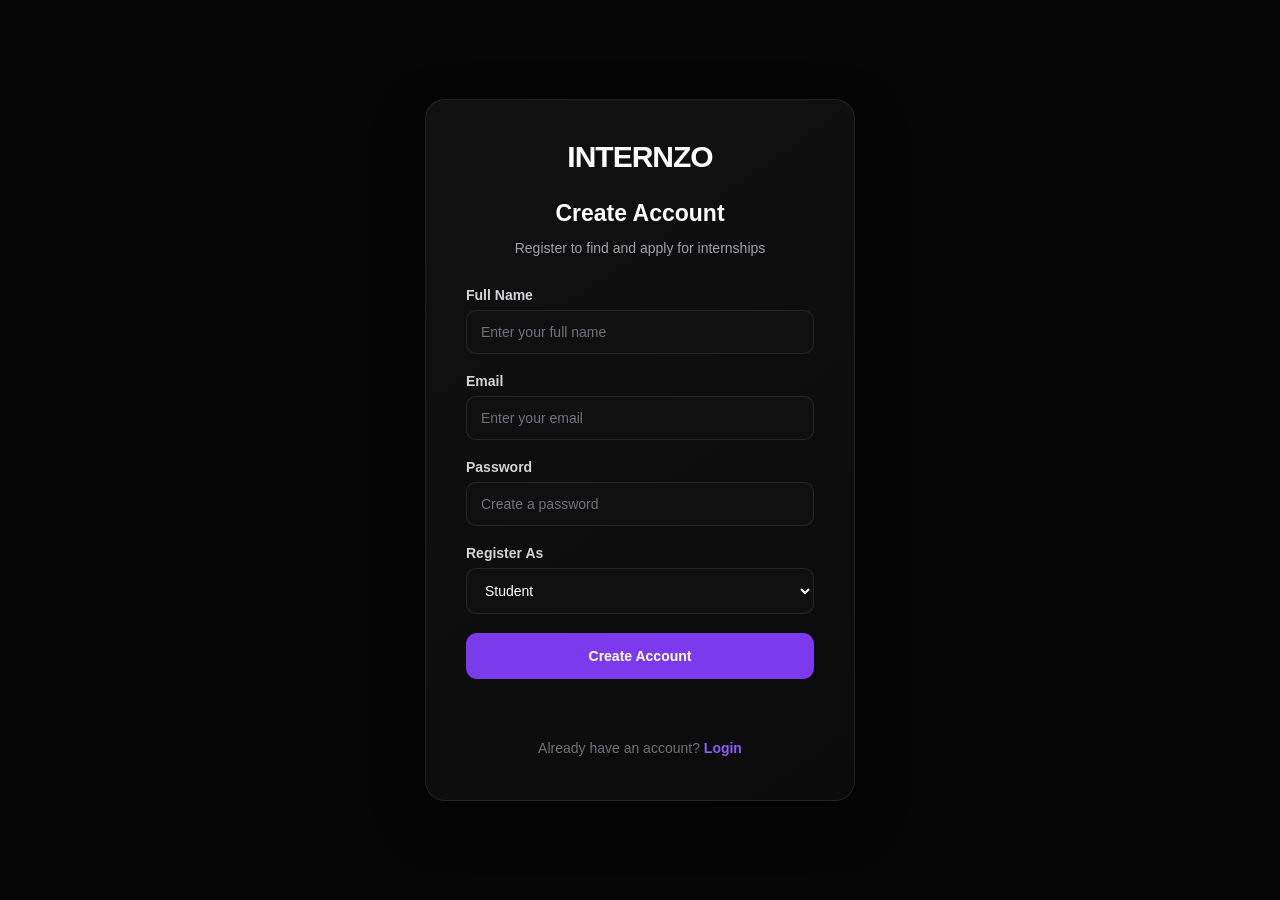
<file: register.html>
<!DOCTYPE html>
<html lang="en">

<head>

    <meta charset="UTF-8">

    <meta name="viewport"
        content="width=device-width, initial-scale=1.0">

    <title>INTERNZO - Register</title>

    <link rel="stylesheet"
        href="css/style.css">

</head>


<body>


    <!-- =========================================
         REGISTER PAGE
    ========================================= -->

    <main class="container">

        <div class="register-box">


            <!-- LOGO -->

            <h1>
                INTERNZO
            </h1>


            <!-- TITLE -->

            <h2>
                Create Account
            </h2>


            <p class="subtitle">
                Register to find and apply for internships
            </p>


            <!-- =========================================
                 REGISTER FORM
            ========================================= -->

            <form id="registerForm">


                <!-- NAME -->

                <div class="input-group">

                    <label for="name">
                        Full Name
                    </label>

                    <input
                        type="text"
                        id="name"
                        name="name"
                        placeholder="Enter your full name"
                        autocomplete="name"
                        required
                    >

                </div>


                <!-- EMAIL -->

                <div class="input-group">

                    <label for="email">
                        Email
                    </label>

                    <input
                        type="email"
                        id="email"
                        name="email"
                        placeholder="Enter your email"
                        autocomplete="email"
                        required
                    >

                </div>


                <!-- PASSWORD -->

                <div class="input-group">

                    <label for="password">
                        Password
                    </label>

                    <input
                        type="password"
                        id="password"
                        name="password"
                        placeholder="Create a password"
                        autocomplete="new-password"
                        minlength="6"
                        required
                    >

                </div>


                <!-- ROLE -->

                <div class="input-group">

                    <label for="role">
                        Register As
                    </label>

                    <select
                        id="role"
                        name="role"
                        required
                    >

                        <option value="student">
                            Student
                        </option>

                        <option value="company">
                            Company
                        </option>

                    </select>

                </div>


                <!-- SUBMIT -->

                <button
                    type="submit"
                    id="registerButton">

                    Create Account

                </button>


            </form>


            <!-- MESSAGE -->

            <p id="message"></p>


            <!-- LOGIN LINK -->

            <p class="login-link">

                Already have an account?

                <a href="login.html">
                    Login
                </a>

            </p>


        </div>

    </main>


    <!-- AUTH JAVASCRIPT -->

    <script src="js/auth.js"></script>

</body>

</html>
</file>
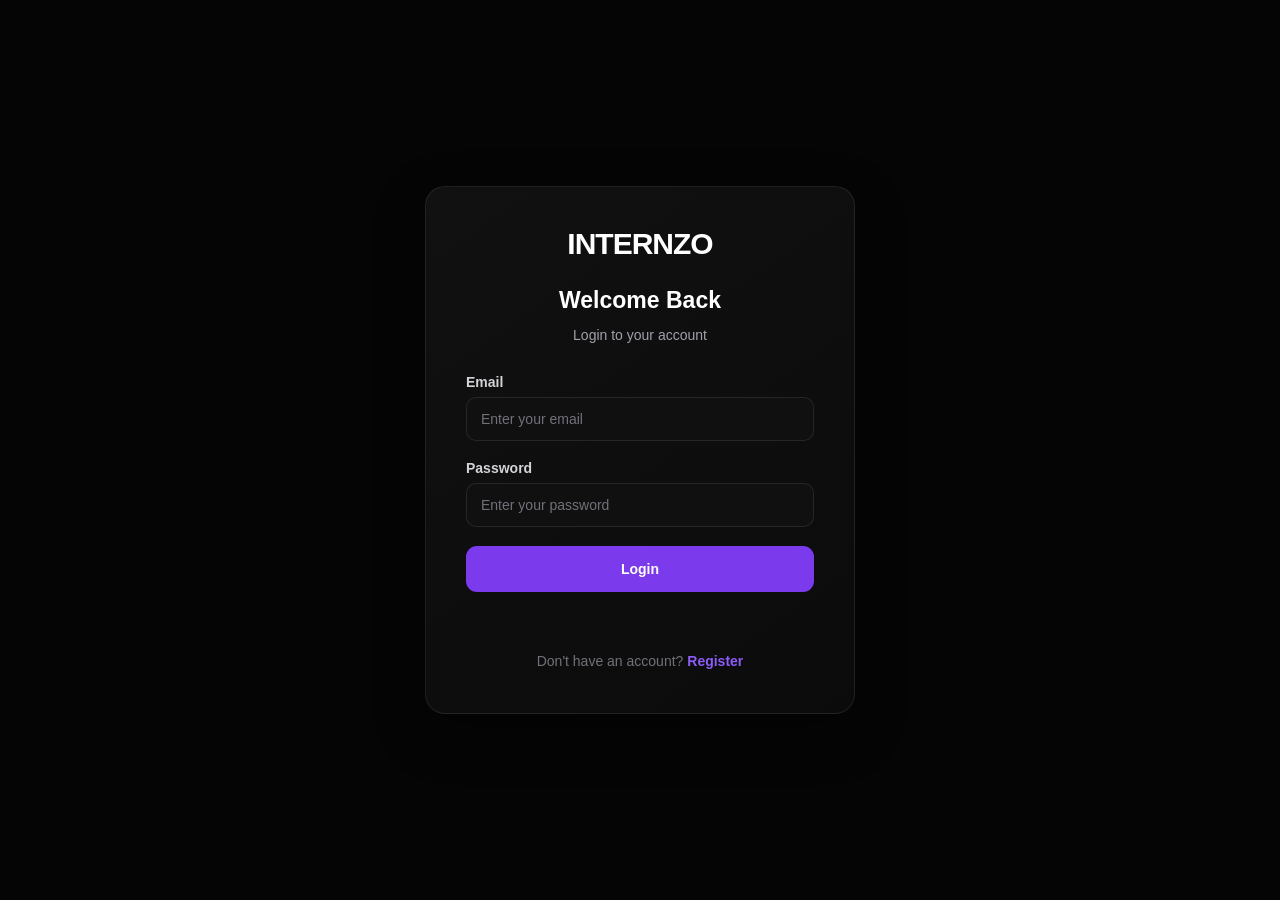
<file: student-dashboard.html>
<!DOCTYPE html>
<html lang="en">

<head>

    <meta charset="UTF-8">

    <meta
        name="viewport"
        content="width=device-width, initial-scale=1.0">

    <title>INTERNZO - Student Dashboard</title>

    <link
        rel="stylesheet"
        href="css/dashboard.css">

    <link
        rel="stylesheet"
        href="https://cdnjs.cloudflare.com/ajax/libs/font-awesome/6.5.2/css/all.min.css">

    <style>

        /* =========================================
           RESPONSIVE NAVBAR
        ========================================= */

        .menu-toggle {

            display: none;

            width: 44px;
            height: 44px;

            padding: 0;

            background: transparent;

            border:
                1px solid
                rgba(255, 255, 255, 0.10);

            border-radius: 10px;

            cursor: pointer;

            align-items: center;
            justify-content: center;

            flex-direction: column;

            gap: 5px;

        }


        .menu-toggle span {

            display: block;

            width: 20px;
            height: 2px;

            background: #ffffff;

            border-radius: 5px;

            transition:
                transform 0.25s ease,
                opacity 0.25s ease;

        }


        /* =========================================
           MOBILE NAVBAR
        ========================================= */

        @media (max-width: 800px) {

            .navbar {

                position: sticky;

                top: 0;

                padding:
                    14px 5%;

                min-height: 70px;

                box-sizing: border-box;

            }


            .menu-toggle {

                display: flex;

            }


            .nav-links {

                position: absolute;

                top:
                    calc(100% + 1px);

                left: 5%;
                right: 5%;

                width: auto;

                display: flex;

                flex-direction: column;

                align-items: stretch;

                gap: 5px;

                padding: 12px;

                background:
                    rgba(10, 10, 10, 0.98);

                border:
                    1px solid
                    rgba(255, 255, 255, 0.08);

                border-radius: 14px;

                box-shadow:
                    0 20px 50px
                    rgba(0, 0, 0, 0.45);

                opacity: 0;

                visibility: hidden;

                transform:
                    translateY(-10px);

                transition:
                    opacity 0.25s ease,
                    visibility 0.25s ease,
                    transform 0.25s ease;

                z-index: 1000;

            }


            .nav-links.active {

                opacity: 1;

                visibility: visible;

                transform:
                    translateY(0);

            }


            .nav-links a,
            .nav-links button {

                width: 100%;

                box-sizing: border-box;

                padding:
                    13px 14px;

                text-align: left;

                border-radius: 9px;

                font-size: 14px;

            }


            .nav-links a:hover,
            .nav-links a.active {

                background:
                    rgba(124, 58, 237, 0.12);

            }


            .nav-links button {

                margin-top: 4px;

            }


            /* =====================================
               HAMBURGER → X
            ===================================== */

            .menu-toggle.active
            span:nth-child(1) {

                transform:
                    translateY(7px)
                    rotate(45deg);

            }


            .menu-toggle.active
            span:nth-child(2) {

                opacity: 0;

            }


            .menu-toggle.active
            span:nth-child(3) {

                transform:
                    translateY(-7px)
                    rotate(-45deg);

            }

        }


        @media (max-width: 550px) {

            .navbar {

                padding:
                    13px 4%;

            }


            .nav-links {

                left: 4%;
                right: 4%;

            }

        }


        /* =========================================
           RECENT APPLICATIONS MOBILE
        ========================================= */

        @media (max-width: 600px) {

            #recentApplications > div {

                flex-direction: column;

                align-items: flex-start !important;

            }

        }

    </style>

</head>


<body>


    <!-- =========================================
         NAVBAR
    ========================================== -->

    <nav class="navbar">

        <div class="logo">
            INTERNZO
        </div>


        <div
            class="nav-links"
            id="navLinks">

            <a
                href="student-dashboard.html"
                class="active">

                Dashboard

            </a>


            <a href="internships.html">

                Internships

            </a>


            <a href="my-applications.html">

                My Applications

            </a>


            <a href="student-profile.html">

                My Profile

            </a>


            <button
                type="button"
                onclick="logout()">

                Logout

            </button>

        </div>


        <!-- MOBILE MENU BUTTON -->

        <button
            class="menu-toggle"
            id="menuToggle"
            type="button"
            aria-label="Toggle navigation"
            aria-expanded="false">

            <span></span>
            <span></span>
            <span></span>

        </button>

    </nav>



    <!-- =========================================
         MAIN DASHBOARD
    ========================================== -->

    <main class="dashboard-container">


        <!-- WELCOME -->

        <section class="welcome-section">

            <h1>

                Welcome,

                <span id="studentName">
                    Student
                </span>

            </h1>

            <p>

                Manage your internship journey,
                explore opportunities and track your applications.

            </p>

        </section>



        <!-- =========================================
             DASHBOARD CARDS
        ========================================== -->

        <section class="dashboard-cards">


            <!-- FIND INTERNSHIPS -->

            <div class="dashboard-card">

                <div class="card-icon">

                    <i class="fa-solid fa-magnifying-glass"></i>

                </div>

                <h2>
                    Find Internships
                </h2>

                <p>

                    Explore internship opportunities
                    from different companies and locations.

                </p>

                <button
                    type="button"
                    onclick="goToInternships()">

                    Search Internships

                </button>

            </div>



            <!-- MY APPLICATIONS -->

            <div class="dashboard-card">

                <div class="card-icon">

                    <i class="fa-solid fa-file-lines"></i>

                </div>

                <h2>
                    My Applications
                </h2>

                <p>

                    View and track all your internship
                    applications and their current status.

                </p>

                <button
                    type="button"
                    onclick="goToApplications()">

                    View Applications

                </button>

            </div>



            <!-- SAVED INTERNSHIPS -->

            <div class="dashboard-card">

                <div class="card-icon">

                    <i class="fa-solid fa-bookmark"></i>

                </div>

                <h2>
                    Saved Internships
                </h2>

                <p>

                    Keep your favourite internship
                    opportunities saved for later.

                </p>

                <button
                    type="button"
                    onclick="savedInternships()">

                    View Saved

                </button>

            </div>



            <!-- MY PROFILE -->

            <div class="dashboard-card">

                <div class="card-icon">

                    <i class="fa-solid fa-user"></i>

                </div>

                <h2>
                    My Profile
                </h2>

                <p>

                    Manage your personal information,
                    education, skills and resume.

                </p>

                <button
                    type="button"
                    onclick="goToProfile()">

                    View Profile

                </button>

            </div>

        </section>



        <!-- =========================================
             RECENT APPLICATIONS
        ========================================== -->

        <section class="section">

            <h2>
                Recent Applications
            </h2>


            <div
                id="recentApplications"
                class="empty-box">

                <p>

                    <i class="fa-solid fa-folder-open"></i>

                </p>

                <h3>
                    Loading Applications...
                </h3>

                <p>

                    Please wait while we load your applications.

                </p>

            </div>

        </section>


    </main>



    <!-- =========================================
         API HELPER
    ========================================== -->

    <script src="js/api.js"></script>


    <script>


        // =========================================
        // RESPONSIVE NAVBAR
        // =========================================

        const menuToggle =
            document.getElementById(
                "menuToggle"
            );


        const navLinks =
            document.getElementById(
                "navLinks"
            );


        if (
            menuToggle &&
            navLinks
        ) {

            // OPEN / CLOSE MENU

            menuToggle.addEventListener(
                "click",
                function() {

                    menuToggle.classList.toggle(
                        "active"
                    );

                    navLinks.classList.toggle(
                        "active"
                    );


                    const isOpen =
                        navLinks.classList.contains(
                            "active"
                        );


                    menuToggle.setAttribute(
                        "aria-expanded",
                        isOpen
                    );

                }
            );


            // CLOSE AFTER CLICKING LINK

            document
                .querySelectorAll(
                    ".nav-links a"
                )
                .forEach(
                    function(link) {

                        link.addEventListener(
                            "click",
                            function() {

                                menuToggle.classList.remove(
                                    "active"
                                );

                                navLinks.classList.remove(
                                    "active"
                                );

                                menuToggle.setAttribute(
                                    "aria-expanded",
                                    "false"
                                );

                            }
                        );

                    }
                );


            // CLOSE WHEN CLICKING OUTSIDE

            document.addEventListener(
                "click",
                function(event) {

                    if (

                        !navLinks.contains(
                            event.target
                        )

                        &&

                        !menuToggle.contains(
                            event.target
                        )

                    ) {

                        menuToggle.classList.remove(
                            "active"
                        );

                        navLinks.classList.remove(
                            "active"
                        );

                        menuToggle.setAttribute(
                            "aria-expanded",
                            "false"
                        );

                    }

                }
            );


            // CLOSE WITH ESCAPE

            document.addEventListener(
                "keydown",
                function(event) {

                    if (
                        event.key === "Escape"
                    ) {

                        menuToggle.classList.remove(
                            "active"
                        );

                        navLinks.classList.remove(
                            "active"
                        );

                        menuToggle.setAttribute(
                            "aria-expanded",
                            "false"
                        );

                    }

                }
            );

        }



        // =========================================
        // CHECK LOGIN
        // =========================================

        const token =
            localStorage.getItem("token");


        const storedUser =
            localStorage.getItem("user");


        if (
            !token ||
            !storedUser
        ) {

            window.location.replace(
                "login.html"
            );

        }



        // =========================================
        // GET USER DATA
        // =========================================

        let user = null;


        try {

            user =
                JSON.parse(
                    storedUser
                );

        }

        catch (error) {

            console.error(
                "User data error:",
                error
            );


            localStorage.removeItem(
                "token"
            );

            localStorage.removeItem(
                "user"
            );


            window.location.replace(
                "login.html"
            );

        }



        // =========================================
        // CHECK STUDENT ROLE
        // =========================================

        if (
            user &&
            user.role &&
            user.role !== "student"
        ) {

            if (
                user.role === "company"
            ) {

                window.location.replace(
                    "company-dashboard.html"
                );

            }

            else if (
                user.role === "admin"
            ) {

                window.location.replace(
                    "admin-dashboard.html"
                );

            }

            else {

                localStorage.removeItem(
                    "token"
                );

                localStorage.removeItem(
                    "user"
                );

                window.location.replace(
                    "login.html"
                );

            }

        }



        // =========================================
        // DISPLAY STUDENT NAME
        // =========================================

        if (user) {

            const studentName =
                document.getElementById(
                    "studentName"
                );


            if (studentName) {

                studentName.textContent =
                    user.name || "Student";

            }

        }



        // =========================================
        // GO TO INTERNSHIPS
        // =========================================

        function goToInternships() {

            window.location.href =
                "internships.html";

        }



        // =========================================
        // GO TO APPLICATIONS
        // =========================================

        function goToApplications() {

            window.location.href =
                "my-applications.html";

        }



        // =========================================
        // GO TO PROFILE
        // =========================================

        function goToProfile() {

            window.location.href =
                "student-profile.html";

        }



        // =========================================
        // SAVED INTERNSHIPS
        // =========================================

        function savedInternships() {

            alert(
                "Saved internships feature will be available soon."
            );

        }



        // =========================================
        // LOGOUT
        // =========================================

        function logout() {

            localStorage.removeItem(
                "token"
            );

            localStorage.removeItem(
                "user"
            );


            window.location.replace(
                "login.html"
            );

        }



        // =========================================
        // ESCAPE HTML
        // =========================================

        function escapeHTML(value) {

            if (
                value === null ||
                value === undefined
            ) {

                return "";

            }


            return String(value)

                .replace(
                    /&/g,
                    "&amp;"
                )

                .replace(
                    /</g,
                    "&lt;"
                )

                .replace(
                    />/g,
                    "&gt;"
                )

                .replace(
                    /"/g,
                    "&quot;"
                )

                .replace(
                    /'/g,
                    "&#039;"
                );

        }



        // =========================================
        // LOAD RECENT APPLICATIONS
        // =========================================

        async function loadRecentApplications() {

            const container =
                document.getElementById(
                    "recentApplications"
                );


            if (!token) {

                return;

            }


            try {

                const data =
                    await apiFetch(
                        "/api/applications/my-applications"
                    );


                // =================================
                // NO APPLICATIONS
                // =================================

                if (
                    !Array.isArray(data) ||
                    data.length === 0
                ) {

                    container.innerHTML = `

                        <p>

                            <i class="fa-solid fa-folder-open"></i>

                        </p>

                        <h3>
                            No Applications Yet
                        </h3>

                        <p>

                            Start exploring internships
                            and apply for your first opportunity.

                        </p>

                    `;

                    return;

                }



                // =================================
                // SHOW RECENT APPLICATIONS
                // =================================

                let html = "";


                const recent =
                    data.slice(0, 3);


                recent.forEach(
                    function(application) {


                        // DATE

                        let date =
                            "Date unavailable";


                        if (
                            application.createdAt
                        ) {

                            const applicationDate =
                                new Date(
                                    application.createdAt
                                );


                            if (
                                !isNaN(
                                    applicationDate.getTime()
                                )
                            ) {

                                date =
                                    applicationDate
                                        .toLocaleDateString(
                                            "en-IN",
                                            {
                                                day: "2-digit",
                                                month: "short",
                                                year: "numeric"
                                            }
                                        );

                            }

                        }



                        // INTERNSHIP TITLE

                        const internshipTitle =
                            application
                                .internship
                                ?.title ||

                            application
                                .internship
                                ?.internshipTitle ||

                            "Internship";



                        // COMPANY NAME

                        const companyName =
                            application
                                .internship
                                ?.companyName ||

                            application
                                .company
                                ?.name ||

                            "Company";



                        // STATUS

                        const status =
                            application.status ||
                            "Pending";



                        html += `

                            <div
                                style="
                                    display:flex;
                                    justify-content:space-between;
                                    align-items:center;
                                    gap:15px;
                                    padding:15px 0;
                                    border-bottom:1px solid #e5e7eb;
                                "
                            >

                                <div>

                                    <h3
                                        style="
                                            color:#111827;
                                            font-size:15px;
                                            margin-bottom:5px;
                                        "
                                    >

                                        ${escapeHTML(
                                            internshipTitle
                                        )}

                                    </h3>


                                    <p
                                        style="
                                            color:#64748b;
                                            font-size:12px;
                                            margin-bottom:3px;
                                        "
                                    >

                                        ${escapeHTML(
                                            companyName
                                        )}

                                    </p>


                                    <p
                                        style="
                                            color:#64748b;
                                            font-size:12px;
                                        "
                                    >

                                        Applied on
                                        ${escapeHTML(
                                            date
                                        )}

                                    </p>

                                </div>


                                <span
                                    style="
                                        background:#f3e8ff;
                                        color:#7c3aed;
                                        padding:6px 12px;
                                        border-radius:20px;
                                        font-size:12px;
                                        font-weight:700;
                                        white-space:nowrap;
                                    "
                                >

                                    ${escapeHTML(
                                        status
                                    )}

                                </span>

                            </div>

                        `;

                    }
                );



                // VIEW ALL BUTTON

                html += `

                    <div
                        style="
                            margin-top:20px;
                            text-align:center;
                        "
                    >

                        <button
                            type="button"
                            onclick="goToApplications()"
                            style="
                                width:auto;
                                padding:10px 18px;
                            "
                        >

                            View All Applications

                        </button>

                    </div>

                `;


                container.innerHTML =
                    html;


            }

            catch (error) {

                console.error(
                    "Application loading error:",
                    error
                );


                // TOKEN EXPIRED

                if (
                    error.message &&
                    (
                        error.message
                            .toLowerCase()
                            .includes("unauthorized") ||

                        error.message
                            .toLowerCase()
                            .includes("token") ||

                        error.message
                            .toLowerCase()
                            .includes("expired")
                    )
                ) {

                    localStorage.removeItem(
                        "token"
                    );

                    localStorage.removeItem(
                        "user"
                    );


                    window.location.replace(
                        "login.html"
                    );


                    return;

                }



                // ERROR UI

                container.innerHTML = `

                    <p>

                        <i class="fa-solid fa-server"></i>

                    </p>

                    <h3>
                        Server Connection Error
                    </h3>

                    <p>
                        Unable to connect to the INTERNZO server.
                    </p>

                    <br>

                    <button
                        type="button"
                        onclick="loadRecentApplications()"
                        style="
                            width:auto;
                            padding:10px 18px;
                        "
                    >

                        Try Again

                    </button>

                `;

            }

        }



        // =========================================
        // START DASHBOARD
        // =========================================

        if (
            token &&
            user
        ) {

            loadRecentApplications();

        }

    </script>


</body>

</html>
</file>
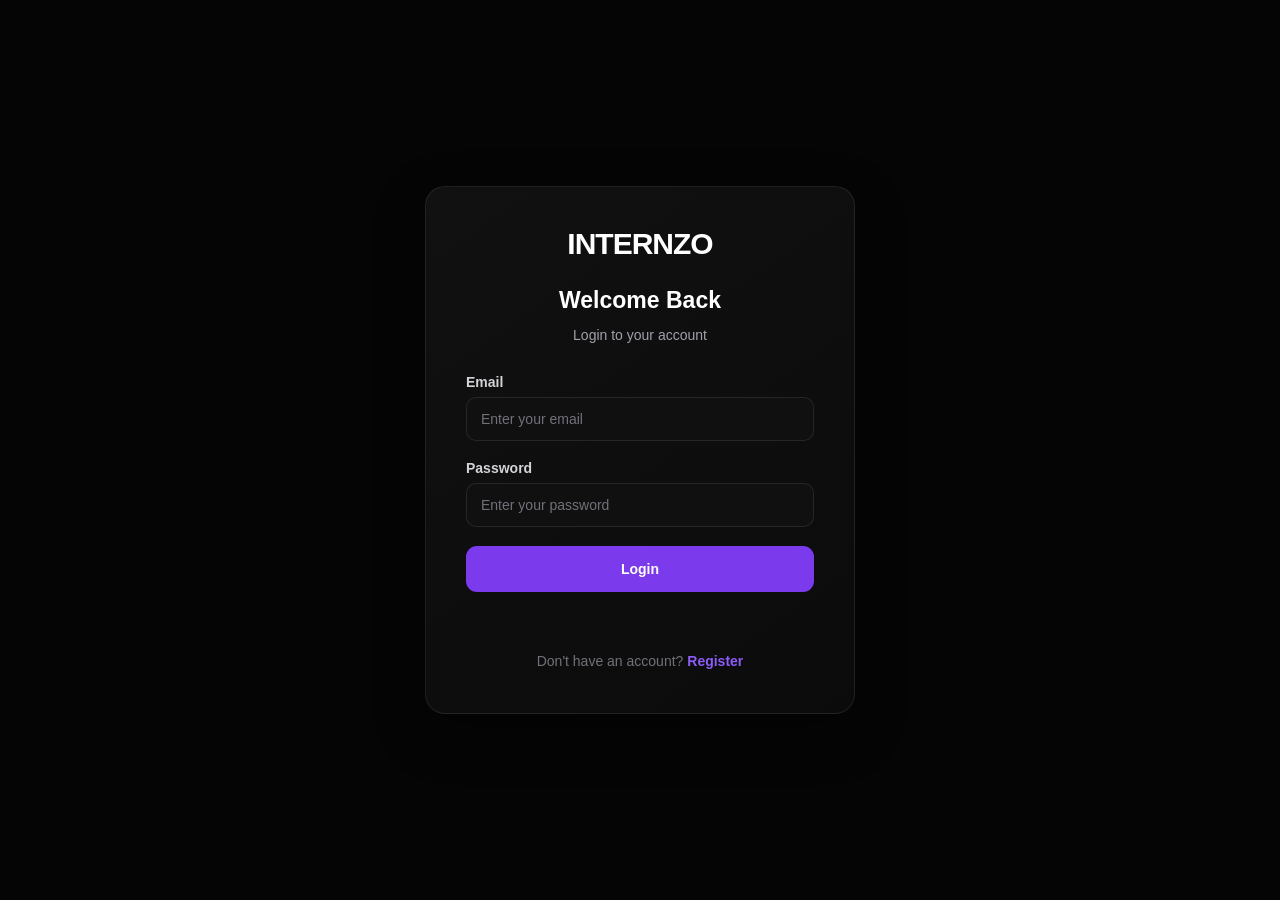
<file: student-profile.html>
<!DOCTYPE html>
<html lang="en">

<head>

    <meta charset="UTF-8">

    <meta name="viewport"
        content="width=device-width, initial-scale=1.0">

    <title>INTERNZO - My Profile</title>

    <link rel="stylesheet"
        href="https://cdnjs.cloudflare.com/ajax/libs/font-awesome/6.5.2/css/all.min.css">

    <style>

        /* =========================================
           GLOBAL
        ========================================= */

        * {
            margin: 0;
            padding: 0;
            box-sizing: border-box;
        }

        html {
            scroll-behavior: smooth;
        }

        body {
            min-height: 100vh;

            font-family:
                Inter,
                -apple-system,
                BlinkMacSystemFont,
                "Segoe UI",
                sans-serif;

            background: #050505;

            color: #ffffff;

            overflow-x: hidden;
        }


        /* =========================================
           NAVBAR
        ========================================= */

        .navbar {
            width: 100%;

            padding: 18px 6%;

            display: flex;

            align-items: center;

            justify-content: space-between;

            position: sticky;

            top: 0;

            z-index: 1000;

            background:
                rgba(5, 5, 5, 0.88);

            backdrop-filter: blur(14px);

            -webkit-backdrop-filter: blur(14px);

            border-bottom:
                1px solid
                rgba(255, 255, 255, 0.07);
        }


        /* =========================================
           LOGO
        ========================================= */

        .logo {
            color: #ffffff;

            font-size: 24px;

            font-weight: 800;

            letter-spacing: -0.5px;

            white-space: nowrap;
        }


        /* =========================================
           NAV LINKS
        ========================================= */

        .nav-links {
            display: flex;

            align-items: center;

            gap: 25px;
        }

        .nav-links a {
            color: #a1a1aa;

            text-decoration: none;

            font-size: 14px;

            font-weight: 500;

            white-space: nowrap;

            transition: 0.2s ease;
        }

        .nav-links a:hover,
        .nav-links a.active {
            color: #ffffff;
        }


        /* =========================================
           LOGOUT
        ========================================= */

        .logout-btn {
            width: auto;

            padding: 9px 0;

            border: none;

            background: transparent;

            color: #a1a1aa;

            font-size: 14px;

            font-weight: 500;

            cursor: pointer;

            transition: 0.2s ease;
        }

        .logout-btn:hover {
            color: #ff5c5c;
        }


        /* =========================================
           MOBILE MENU BUTTON
        ========================================= */

        .menu-toggle {
            display: none;

            width: 44px;
            height: 44px;

            padding: 0;

            background: transparent;

            border:
                1px solid
                rgba(255, 255, 255, 0.10);

            border-radius: 10px;

            cursor: pointer;

            align-items: center;
            justify-content: center;

            flex-direction: column;

            gap: 5px;
        }


        .menu-toggle span {
            display: block;

            width: 20px;
            height: 2px;

            background: #ffffff;

            border-radius: 5px;

            transition:
                transform 0.25s ease,
                opacity 0.25s ease;
        }


        /* =========================================
           MAIN CONTAINER
        ========================================= */

        .profile-container {
            width: min(1100px, 92%);

            margin: 0 auto;

            padding: 70px 0 100px;
        }


        /* =========================================
           PAGE HEADER
        ========================================= */

        .page-header {
            margin-bottom: 35px;
        }

        .page-label {
            margin-bottom: 12px;

            color: #8b5cf6;

            font-size: 12px;

            font-weight: 700;

            letter-spacing: 2px;
        }

        .page-header h1 {
            font-size: clamp(36px, 5vw, 56px);

            line-height: 1.05;

            letter-spacing: -2px;

            margin-bottom: 16px;
        }

        .page-header h1 span {
            color: #8b5cf6;
        }

        .page-header p {
            max-width: 650px;

            color: #a1a1aa;

            font-size: 15px;

            line-height: 1.7;
        }


        /* =========================================
           PROFILE HEADER
        ========================================= */

        .profile-header {
            display: flex;

            align-items: center;

            gap: 20px;

            padding: 25px;

            margin-bottom: 20px;

            background:
                linear-gradient(
                    145deg,
                    #111111,
                    #0b0b0b
                );

            border:
                1px solid
                rgba(255, 255, 255, 0.08);

            border-radius: 20px;

            transition: 0.25s ease;

            animation:
                cardAppear 0.35s ease both;
        }

        .profile-header:hover {
            border-color:
                rgba(124, 58, 237, 0.35);

            box-shadow:
                0 18px 50px
                rgba(0, 0, 0, 0.25);
        }


        /* =========================================
           PROFILE ICON
        ========================================= */

        .profile-icon {
            width: 70px;

            height: 70px;

            flex-shrink: 0;

            display: flex;

            align-items: center;

            justify-content: center;

            border-radius: 50%;

            background:
                rgba(124, 58, 237, 0.12);

            border:
                1px solid
                rgba(124, 58, 237, 0.2);

            color: #8b5cf6;

            font-size: 28px;
        }


        /* =========================================
           PROFILE INFO
        ========================================= */

        .profile-info h2 {
            color: #ffffff;

            font-size: 22px;

            margin-bottom: 6px;
        }

        .profile-info p {
            color: #71717a;

            font-size: 14px;
        }


        /* =========================================
           PROFILE CARD
        ========================================= */

        .profile-card {
            padding: 30px;

            background:
                linear-gradient(
                    145deg,
                    #111111,
                    #0b0b0b
                );

            border:
                1px solid
                rgba(255, 255, 255, 0.08);

            border-radius: 20px;

            animation:
                cardAppear 0.4s ease both;
        }

        .profile-card h2 {
            display: flex;

            align-items: center;

            gap: 10px;

            color: #ffffff;

            font-size: 21px;

            margin-bottom: 25px;
        }

        .profile-card h2 i {
            color: #8b5cf6;

            font-size: 18px;
        }


        /* =========================================
           FORM GRID
        ========================================= */

        .form-grid {
            display: grid;

            grid-template-columns:
                repeat(2, minmax(0, 1fr));

            gap: 22px;
        }

        .form-group {
            display: flex;

            flex-direction: column;
        }

        .full-width {
            grid-column: 1 / -1;
        }


        /* =========================================
           LABELS
        ========================================= */

        .form-group label {
            color: #d4d4d8;

            font-size: 13px;

            font-weight: 600;

            margin-bottom: 8px;
        }


        /* =========================================
           INPUTS
        ========================================= */

        .form-group input,
        .form-group select,
        .form-group textarea {
            width: 100%;

            padding: 13px 14px;

            background: #101010;

            color: #ffffff;

            border:
                1px solid
                rgba(255, 255, 255, 0.09);

            border-radius: 10px;

            outline: none;

            font-family: inherit;

            font-size: 14px;

            transition: 0.2s ease;
        }


        .form-group input::placeholder,
        .form-group textarea::placeholder {
            color: #71717a;
        }


        /* =========================================
           SELECT
        ========================================= */

        .form-group select {
            cursor: pointer;
        }

        .form-group select option {
            background: #101010;

            color: #ffffff;
        }


        /* =========================================
           FOCUS
        ========================================= */

        .form-group input:focus,
        .form-group select:focus,
        .form-group textarea:focus {
            border-color: #7c3aed;

            box-shadow:
                0 0 0 3px
                rgba(124, 58, 237, 0.12);
        }


        /* =========================================
           TEXTAREA
        ========================================= */

        .form-group textarea {
            min-height: 120px;

            resize: vertical;

            line-height: 1.6;
        }


        /* =========================================
           SKILLS INPUT
        ========================================= */

        .skill-input {
            display: flex;

            gap: 10px;
        }

        .skill-input input {
            flex: 1;
        }


        /* =========================================
           ADD SKILL BUTTON
        ========================================= */

        .add-skill-btn {
            width: auto;

            min-width: 90px;

            padding: 0 18px;

            border: none;

            border-radius: 10px;

            background: #7c3aed;

            color: #ffffff;

            font-size: 13px;

            font-weight: 700;

            cursor: pointer;

            transition: 0.2s ease;
        }

        .add-skill-btn:hover {
            background: #6d28d9;

            transform:
                translateY(-2px);
        }


        /* =========================================
           SKILLS
        ========================================= */

        .skills-container {
            display: flex;

            flex-wrap: wrap;

            gap: 8px;

            margin-top: 12px;
        }


        /* =========================================
           SKILL TAG
        ========================================= */

        .skill-tag {
            display: flex;

            align-items: center;

            gap: 7px;

            padding: 7px 11px;

            border:
                1px solid
                rgba(124, 58, 237, 0.2);

            border-radius: 20px;

            background:
                rgba(124, 58, 237, 0.12);

            color: #a78bfa;

            font-size: 13px;

            font-weight: 600;
        }

        .skill-tag button {
            width: auto;

            min-height: auto;

            padding: 0;

            border: none;

            background: transparent;

            color: #8b5cf6;

            cursor: pointer;

            font-size: 12px;

            transition: 0.2s ease;
        }

        .skill-tag button:hover {
            color: #f87171;

            transform: none;
        }


        /* =========================================
           SAVE SECTION
        ========================================= */

        .save-section {
            display: flex;

            align-items: center;

            gap: 15px;

            margin-top: 30px;
        }


        /* =========================================
           SAVE BUTTON
        ========================================= */

        .save-btn {
            width: auto;

            min-height: 46px;

            padding: 0 24px;

            border: none;

            border-radius: 11px;

            background: #7c3aed;

            color: #ffffff;

            font-size: 14px;

            font-weight: 700;

            cursor: pointer;

            transition: 0.2s ease;
        }

        .save-btn:hover {
            background: #6d28d9;

            transform:
                translateY(-2px);
        }

        .save-btn:disabled {
            opacity: 0.65;

            cursor: not-allowed;

            transform: none;
        }


        /* =========================================
           MESSAGE
        ========================================= */

        #message {
            min-height: 20px;

            color: #a1a1aa;

            font-size: 14px;

            font-weight: 600;
        }


        /* =========================================
           AUTOFILL
        ========================================= */

        .form-group input:-webkit-autofill,
        .form-group input:-webkit-autofill:hover,
        .form-group input:-webkit-autofill:focus {
            -webkit-text-fill-color: #ffffff;

            -webkit-box-shadow:
                0 0 0 1000px #101010 inset;

            transition:
                background-color 5000s ease-in-out 0s;
        }


        /* =========================================
           ANIMATION
        ========================================= */

        @keyframes cardAppear {

            from {
                opacity: 0;

                transform:
                    translateY(10px);
            }

            to {
                opacity: 1;

                transform:
                    translateY(0);
            }

        }


        /* =========================================
           TABLET
        ========================================= */

        @media (max-width: 850px) {

            .navbar {
                padding: 16px 5%;
            }

            .profile-container {
                width: 90%;

                padding-top: 50px;
            }

            .form-grid {
                grid-template-columns: 1fr;
            }

            .full-width {
                grid-column: auto;
            }

        }


        /* =========================================
           MOBILE NAVBAR
        ========================================= */

        @media (max-width: 800px) {

            .navbar {
                position: sticky;

                top: 0;

                padding: 14px 5%;

                min-height: 70px;

                box-sizing: border-box;
            }


            .menu-toggle {
                display: flex;
            }


            .nav-links {
                position: absolute;

                top:
                    calc(100% + 1px);

                left: 5%;
                right: 5%;

                width: auto;

                display: flex;

                flex-direction: column;

                align-items: stretch;

                gap: 5px;

                padding: 12px;

                background:
                    rgba(10, 10, 10, 0.98);

                border:
                    1px solid
                    rgba(255, 255, 255, 0.08);

                border-radius: 14px;

                box-shadow:
                    0 20px 50px
                    rgba(0, 0, 0, 0.45);

                opacity: 0;

                visibility: hidden;

                transform:
                    translateY(-10px);

                transition:
                    opacity 0.25s ease,
                    visibility 0.25s ease,
                    transform 0.25s ease;

                z-index: 1000;
            }


            .nav-links.active {
                opacity: 1;

                visibility: visible;

                transform:
                    translateY(0);
            }


            .nav-links a,
            .nav-links button {
                width: 100%;

                box-sizing: border-box;

                padding:
                    13px 14px;

                text-align: left;

                border-radius: 9px;

                font-size: 14px;
            }


            .nav-links a:hover,
            .nav-links a.active {
                background:
                    rgba(124, 58, 237, 0.12);

                color: #ffffff;
            }


            .nav-links button {
                margin-top: 4px;
            }


            /* HAMBURGER → X */

            .menu-toggle.active
            span:nth-child(1) {
                transform:
                    translateY(7px)
                    rotate(45deg);
            }


            .menu-toggle.active
            span:nth-child(2) {
                opacity: 0;
            }


            .menu-toggle.active
            span:nth-child(3) {
                transform:
                    translateY(-7px)
                    rotate(-45deg);
            }

        }


        /* =========================================
           MOBILE CONTENT
        ========================================= */

        @media (max-width: 550px) {

            .navbar {
                padding: 13px 4%;
            }


            .nav-links {
                left: 4%;

                right: 4%;
            }


            .profile-container {
                padding-top: 40px;
            }


            .page-header {
                margin-bottom: 30px;
            }


            .page-header h1 {
                font-size: 38px;
            }


            .profile-header {
                align-items: flex-start;

                padding: 20px;

                gap: 15px;
            }


            .profile-icon {
                width: 58px;

                height: 58px;

                font-size: 23px;
            }


            .profile-info h2 {
                font-size: 19px;
            }


            .profile-card {
                padding: 20px;
            }


            .skill-input {
                flex-direction: column;
            }


            .add-skill-btn {
                width: 100%;

                min-height: 44px;
            }


            .save-section {
                align-items: stretch;

                flex-direction: column;
            }


            .save-btn {
                width: 100%;
            }

        }


        /* =========================================
           VERY SMALL MOBILE
        ========================================= */

        @media (max-width: 380px) {

            .navbar {
                padding: 13px 4%;
            }


            .logo {
                font-size: 20px;
            }


            .profile-container {
                width: 92%;

                padding-top: 30px;
            }


            .page-header h1 {
                font-size: 32px;
            }


            .profile-card {
                padding: 18px;
            }

        }

    </style>

</head>


<body>


    <!-- =========================================
         NAVBAR
    ========================================= -->

    <nav class="navbar">

        <div class="logo">
            INTERNZO
        </div>


        <div
            class="nav-links"
            id="navLinks">

            <a href="student-dashboard.html">
                Dashboard
            </a>


            <a href="internships.html">
                Internships
            </a>


            <a href="my-applications.html">
                My Applications
            </a>


            <a
                href="student-profile.html"
                class="active">

                My Profile

            </a>


            <button
                class="logout-btn"
                type="button"
                onclick="logout()">

                <i class="fa-solid fa-right-from-bracket"></i>

                Logout

            </button>

        </div>


        <!-- MOBILE MENU -->

        <button
            class="menu-toggle"
            id="menuToggle"
            type="button"
            aria-label="Toggle navigation"
            aria-expanded="false">

            <span></span>
            <span></span>
            <span></span>

        </button>

    </nav>



    <!-- =========================================
         MAIN
    ========================================= -->

    <main class="profile-container">


        <!-- PAGE HEADER -->

        <div class="page-header">

            <div class="page-label">
                STUDENT PROFILE
            </div>

            <h1>
                My <span>Profile</span>
            </h1>

            <p>
                Manage your personal and academic information.
            </p>

        </div>



        <!-- =========================================
             PROFILE HEADER
        ========================================= -->

        <div class="profile-header">

            <div class="profile-icon">

                <i class="fa-solid fa-user"></i>

            </div>


            <div class="profile-info">

                <h2 id="profileName">
                    Student
                </h2>

                <p id="profileEmail">
                    Loading...
                </p>

            </div>

        </div>



        <!-- =========================================
             PROFILE FORM
        ========================================= -->

        <div class="profile-card">

            <h2>

                <i class="fa-solid fa-user-pen"></i>

                Personal & Academic Information

            </h2>


            <div class="form-grid">


                <!-- PHONE -->

                <div class="form-group">

                    <label for="phone">
                        Phone Number
                    </label>

                    <input
                        type="tel"
                        id="phone"
                        placeholder="Enter your phone number"
                    >

                </div>



                <!-- COLLEGE -->

                <div class="form-group">

                    <label for="college">
                        College
                    </label>

                    <input
                        type="text"
                        id="college"
                        placeholder="Enter your college name"
                    >

                </div>



                <!-- COURSE -->

                <div class="form-group">

                    <label for="course">
                        Course
                    </label>

                    <input
                        type="text"
                        id="course"
                        placeholder="Example: BCA"
                    >

                </div>



                <!-- EDUCATION -->

                <div class="form-group">

                    <label for="education">
                        Education
                    </label>

                    <select id="education">

                        <option value="">
                            Select your year
                        </option>

                        <option value="1st Year">
                            1st Year
                        </option>

                        <option value="2nd Year">
                            2nd Year
                        </option>

                        <option value="3rd Year">
                            3rd Year
                        </option>

                        <option value="4th Year">
                            4th Year
                        </option>

                    </select>

                </div>



                <!-- SKILLS -->

                <div class="form-group full-width">

                    <label>
                        Skills
                    </label>


                    <div class="skill-input">

                        <input
                            type="text"
                            id="skillInput"
                            placeholder="Example: JavaScript"
                        >


                        <button
                            type="button"
                            class="add-skill-btn"
                            onclick="addSkill()">

                            <i class="fa-solid fa-plus"></i>

                            Add

                        </button>

                    </div>


                    <div
                        class="skills-container"
                        id="skillsContainer">
                    </div>

                </div>



                <!-- BIO -->

                <div class="form-group full-width">

                    <label for="bio">
                        About You
                    </label>

                    <textarea
                        id="bio"
                        placeholder="Write a short description about yourself..."
                    ></textarea>

                </div>



                <!-- RESUME -->

                <div class="form-group full-width">

                    <label for="resume">
                        Resume Link
                    </label>

                    <input
                        type="url"
                        id="resume"
                        placeholder="Paste your resume link"
                    >

                </div>

            </div>



            <!-- SAVE -->

            <div class="save-section">

                <button
                    type="button"
                    class="save-btn"
                    id="saveButton"
                    onclick="saveProfile()">

                    <i class="fa-solid fa-floppy-disk"></i>

                    Save Profile

                </button>


                <span id="message"></span>

            </div>

        </div>

    </main>



    <!-- =========================================
         API HELPER
    ========================================= -->

    <script src="js/api.js"></script>


    <script>

        // =========================================
        // MOBILE NAVBAR
        // =========================================

        const menuToggle =
            document.getElementById(
                "menuToggle"
            );


        const navLinks =
            document.getElementById(
                "navLinks"
            );


        if (
            menuToggle &&
            navLinks
        ) {

            // OPEN / CLOSE MENU

            menuToggle.addEventListener(
                "click",
                function() {

                    menuToggle.classList.toggle(
                        "active"
                    );

                    navLinks.classList.toggle(
                        "active"
                    );


                    const isOpen =
                        navLinks.classList.contains(
                            "active"
                        );


                    menuToggle.setAttribute(
                        "aria-expanded",
                        isOpen
                    );

                }
            );


            // CLOSE AFTER NAVIGATION

            document
                .querySelectorAll(
                    ".nav-links a"
                )
                .forEach(
                    function(link) {

                        link.addEventListener(
                            "click",
                            function() {

                                menuToggle.classList.remove(
                                    "active"
                                );

                                navLinks.classList.remove(
                                    "active"
                                );

                                menuToggle.setAttribute(
                                    "aria-expanded",
                                    "false"
                                );

                            }
                        );

                    }
                );


            // CLOSE WHEN CLICKING OUTSIDE

            document.addEventListener(
                "click",
                function(event) {

                    if (

                        !navLinks.contains(
                            event.target
                        )

                        &&

                        !menuToggle.contains(
                            event.target
                        )

                    ) {

                        menuToggle.classList.remove(
                            "active"
                        );

                        navLinks.classList.remove(
                            "active"
                        );

                        menuToggle.setAttribute(
                            "aria-expanded",
                            "false"
                        );

                    }

                }
            );


            // CLOSE WITH ESCAPE

            document.addEventListener(
                "keydown",
                function(event) {

                    if (
                        event.key === "Escape"
                    ) {

                        menuToggle.classList.remove(
                            "active"
                        );

                        navLinks.classList.remove(
                            "active"
                        );

                        menuToggle.setAttribute(
                            "aria-expanded",
                            "false"
                        );

                    }

                }
            );

        }



        // =========================================
        // USER DATA
        // =========================================

        let skills = [];

        const token =
            localStorage.getItem("token");

        const userData =
            localStorage.getItem("user");



        // =========================================
        // LOGIN CHECK
        // =========================================

        if (
            !token ||
            !userData
        ) {

            window.location.href =
                "login.html";

        }



        // =========================================
        // GET USER
        // =========================================

        let user = null;


        try {

            user =
                JSON.parse(
                    userData
                );

        }

        catch (error) {

            console.error(
                "User data error:",
                error
            );

            localStorage.removeItem(
                "token"
            );

            localStorage.removeItem(
                "user"
            );

            window.location.href =
                "login.html";

        }



        // =========================================
        // CHECK STUDENT ROLE
        // =========================================

        if (
            user &&
            user.role &&
            user.role !== "student"
        ) {

            if (
                user.role === "company"
            ) {

                window.location.href =
                    "company-dashboard.html";

            }

            else if (
                user.role === "admin"
            ) {

                window.location.href =
                    "admin-dashboard.html";

            }

        }



        // =========================================
        // DISPLAY USER
        // =========================================

        if (user) {

            document.getElementById(
                "profileName"
            ).textContent =
                user.name || "Student";


            document.getElementById(
                "profileEmail"
            ).textContent =
                user.email || "";

        }



        // =========================================
        // LOAD PROFILE
        // =========================================

        async function loadProfile() {

            try {

                const data =
                    await apiFetch(
                        "/api/profile"
                    );


                document.getElementById(
                    "phone"
                ).value =
                    data.phone || "";


                document.getElementById(
                    "college"
                ).value =
                    data.college || "";


                document.getElementById(
                    "course"
                ).value =
                    data.course || "";


                document.getElementById(
                    "education"
                ).value =
                    data.education || "";


                document.getElementById(
                    "bio"
                ).value =
                    data.bio || "";


                document.getElementById(
                    "resume"
                ).value =
                    data.resume || "";


                skills =
                    Array.isArray(
                        data.skills
                    )
                        ? data.skills
                        : [];


                displaySkills();

            }

            catch (error) {

                console.error(
                    "Profile loading error:",
                    error
                );


                if (
                    error.message &&
                    (
                        error.message
                            .toLowerCase()
                            .includes("token") ||

                        error.message
                            .toLowerCase()
                            .includes("unauthorized")
                    )
                ) {

                    localStorage.removeItem(
                        "token"
                    );

                    localStorage.removeItem(
                        "user"
                    );

                    window.location.href =
                        "login.html";

                }

            }

        }



        // =========================================
        // DISPLAY SKILLS
        // =========================================

        function displaySkills() {

            const container =
                document.getElementById(
                    "skillsContainer"
                );


            container.innerHTML = "";


            skills.forEach(
                function(skill, index) {

                    const tag =
                        document.createElement(
                            "div"
                        );


                    tag.className =
                        "skill-tag";


                    tag.innerHTML = `

                        <span>
                            ${escapeHTML(skill)}
                        </span>

                        <button
                            type="button"
                            onclick="removeSkill(${index})"
                            aria-label="Remove ${escapeHTML(skill)}">

                            <i class="fa-solid fa-xmark"></i>

                        </button>

                    `;


                    container.appendChild(
                        tag
                    );

                }
            );

        }



        // =========================================
        // ESCAPE HTML
        // =========================================

        function escapeHTML(value) {

            const div =
                document.createElement(
                    "div"
                );


            div.textContent =
                value;


            return div.innerHTML;

        }



        // =========================================
        // ADD SKILL
        // =========================================

        function addSkill() {

            const input =
                document.getElementById(
                    "skillInput"
                );


            const skill =
                input.value.trim();


            if (!skill) {

                return;

            }


            const exists =
                skills.some(
                    item =>
                        item.toLowerCase() ===
                        skill.toLowerCase()
                );


            if (exists) {

                input.value = "";

                return;

            }


            skills.push(
                skill
            );

            input.value = "";

            displaySkills();

        }



        // =========================================
        // ENTER KEY
        // =========================================

        document
            .getElementById(
                "skillInput"
            )
            .addEventListener(
                "keydown",
                function(event) {

                    if (
                        event.key === "Enter"
                    ) {

                        event.preventDefault();

                        addSkill();

                    }

                }
            );



        // =========================================
        // REMOVE SKILL
        // =========================================

        function removeSkill(index) {

            skills.splice(
                index,
                1
            );

            displaySkills();

        }



        // =========================================
        // SAVE PROFILE
        // =========================================

        async function saveProfile() {

            const message =
                document.getElementById(
                    "message"
                );


            const saveButton =
                document.getElementById(
                    "saveButton"
                );


            const profileData = {

                phone:
                    document.getElementById(
                        "phone"
                    ).value.trim(),


                college:
                    document.getElementById(
                        "college"
                    ).value.trim(),


                course:
                    document.getElementById(
                        "course"
                    ).value.trim(),


                education:
                    document.getElementById(
                        "education"
                    ).value,


                skills:
                    skills,


                bio:
                    document.getElementById(
                        "bio"
                    ).value.trim(),


                resume:
                    document.getElementById(
                        "resume"
                    ).value.trim()

            };


            try {

                saveButton.disabled =
                    true;


                saveButton.innerHTML = `

                    <i class="fa-solid fa-spinner fa-spin"></i>

                    Saving...

                `;


                message.textContent =
                    "";


                await apiFetch(
                    "/api/profile",
                    {
                        method: "POST",

                        body:
                            JSON.stringify(
                                profileData
                            )
                    }
                );


                message.style.color =
                    "#4ade80";


                message.textContent =
                    "Profile saved successfully!";

            }

            catch (error) {

                console.error(
                    "Profile save error:",
                    error
                );


                message.style.color =
                    "#f87171";


                message.textContent =
                    error.message ||
                    "Unable to save profile.";

            }

            finally {

                saveButton.disabled =
                    false;


                saveButton.innerHTML = `

                    <i class="fa-solid fa-floppy-disk"></i>

                    Save Profile

                `;

            }

        }



        // =========================================
        // LOGOUT
        // =========================================

        function logout() {

            localStorage.removeItem(
                "token"
            );

            localStorage.removeItem(
                "user"
            );


            window.location.href =
                "login.html";

        }



        // =========================================
        // LOAD PROFILE
        // =========================================

        if (
            token &&
            user
        ) {

            loadProfile();

        }

    </script>

</body>

</html>
</file>
<file: css/dashboard.css>
/* =========================================
   INTERNZO - DASHBOARD CSS
   RESPONSIVE VERSION
========================================= */

* {
    margin: 0;
    padding: 0;
    box-sizing: border-box;
}

html {
    scroll-behavior: smooth;
}

body {
    min-height: 100vh;

    font-family:
        Inter,
        -apple-system,
        BlinkMacSystemFont,
        "Segoe UI",
        sans-serif;

    background: #050505;
    color: #ffffff;

    overflow-x: hidden;
}


/* =========================================
   NAVBAR
========================================= */

.navbar {
    width: 100%;

    padding: 18px 6%;

    display: flex;
    align-items: center;
    justify-content: space-between;

    position: sticky;
    top: 0;
    z-index: 1000;

    background: rgba(5, 5, 5, 0.88);

    backdrop-filter: blur(14px);
    -webkit-backdrop-filter: blur(14px);

    border-bottom: 1px solid
        rgba(255, 255, 255, 0.07);
}


/* =========================================
   LOGO
========================================= */

.logo {
    color: #ffffff;

    font-size: 24px;

    font-weight: 800;

    letter-spacing: -0.5px;

    white-space: nowrap;
}


/* =========================================
   NAVIGATION
========================================= */

.nav-links {
    display: flex;

    align-items: center;

    gap: 25px;
}

.nav-links a {
    color: #a1a1aa;

    text-decoration: none;

    font-size: 14px;

    font-weight: 500;

    transition:
        color 0.2s ease,
        transform 0.2s ease;
}

.nav-links a:hover,
.nav-links a.active {
    color: #ffffff;
}

.nav-links a:hover {
    transform: translateY(-1px);
}


/* =========================================
   LOGOUT
========================================= */

.nav-links button {
    border: none;

    background: transparent;

    color: #a1a1aa;

    font-family: inherit;

    font-size: 14px;

    font-weight: 500;

    cursor: pointer;

    transition:
        color 0.2s ease,
        transform 0.2s ease;
}

.nav-links button:hover {
    color: #ff5c5c;

    transform: translateY(-1px);
}


/* =========================================
   MOBILE MENU BUTTON
========================================= */

.menu-toggle {
    display: none;

    width: 42px;
    height: 42px;

    padding: 8px;

    border: none;

    background: transparent;

    cursor: pointer;

    flex-direction: column;

    align-items: center;

    justify-content: center;

    gap: 5px;

    z-index: 1100;
}

.menu-toggle span {
    display: block;

    width: 24px;
    height: 2px;

    border-radius: 10px;

    background: #ffffff;

    transition:
        transform 0.3s ease,
        opacity 0.3s ease;
}


/* =========================================
   MAIN DASHBOARD CONTAINER
========================================= */

.dashboard-container {
    width: min(1200px, 92%);

    margin: 0 auto;

    padding: 70px 0 100px;
}


/* =========================================
   WELCOME SECTION
========================================= */

.welcome-section {
    margin-bottom: 45px;
}

.welcome-section h1 {
    max-width: 800px;

    font-size: clamp(36px, 5vw, 56px);

    line-height: 1.05;

    letter-spacing: -2px;

    margin-bottom: 18px;

    color: #ffffff;
}

.welcome-section span {
    color: #8b5cf6;
}

.welcome-section p {
    max-width: 650px;

    color: #a1a1aa;

    font-size: 16px;

    line-height: 1.7;
}


/* =========================================
   DASHBOARD CARDS
========================================= */

.dashboard-cards {
    display: grid;

    grid-template-columns:
        repeat(2, minmax(0, 1fr));

    gap: 20px;

    margin-bottom: 45px;
}


/* =========================================
   DASHBOARD CARD
========================================= */

.dashboard-card {
    display: flex;

    flex-direction: column;

    min-height: 100%;

    padding: 25px;

    border: 1px solid
        rgba(255, 255, 255, 0.08);

    border-radius: 20px;

    background:
        linear-gradient(
            145deg,
            #111111,
            #0b0b0b
        );

    transition: 0.25s ease;

    animation:
        cardAppear 0.35s ease both;
}

.dashboard-card:hover {
    transform: translateY(-5px);

    border-color:
        rgba(124, 58, 237, 0.4);

    box-shadow:
        0 18px 50px
        rgba(0, 0, 0, 0.35);
}


/* =========================================
   CARD ANIMATION
========================================= */

@keyframes cardAppear {

    from {
        opacity: 0;

        transform:
            translateY(10px);
    }

    to {
        opacity: 1;

        transform:
            translateY(0);
    }

}


/* =========================================
   CARD ICON
========================================= */

.card-icon {
    width: 50px;
    height: 50px;

    display: flex;

    align-items: center;
    justify-content: center;

    background:
        rgba(124, 58, 237, 0.12);

    color: #8b5cf6;

    border: 1px solid
        rgba(124, 58, 237, 0.18);

    border-radius: 12px;

    font-size: 21px;

    margin-bottom: 20px;
}


/* =========================================
   CARD CONTENT
========================================= */

.dashboard-card h2 {
    color: #ffffff;

    font-size: 21px;

    line-height: 1.3;

    margin-bottom: 10px;
}

.dashboard-card p {
    color: #a1a1aa;

    font-size: 13px;

    line-height: 1.6;

    min-height: 65px;
}


/* =========================================
   CARD BUTTON
========================================= */

.dashboard-card button {
    width: 100%;

    min-height: 46px;

    margin-top: 20px;

    border: none;

    border-radius: 11px;

    background: #7c3aed;

    color: #ffffff;

    font-size: 14px;

    font-weight: 700;

    cursor: pointer;

    transition: 0.2s ease;
}

.dashboard-card button:hover {
    background: #6d28d9;

    transform:
        translateY(-2px);
}


/* =========================================
   GENERAL SECTION
========================================= */

.section {
    margin-top: 10px;
}

.section h2 {
    color: #ffffff;

    font-size: 24px;

    margin-bottom: 20px;
}


/* =========================================
   EMPTY BOX
========================================= */

.empty-box {
    width: 100%;

    padding: 70px 20px;

    text-align: center;

    border: 1px solid
        rgba(255, 255, 255, 0.07);

    border-radius: 20px;

    background: #0d0d0d;

    transition: 0.25s ease;
}

.empty-box:hover {
    border-color:
        rgba(124, 58, 237, 0.25);
}

.empty-box > p:first-child {
    font-size: 38px;

    color: #8b5cf6;

    margin-bottom: 14px;
}

.empty-box h3 {
    color: #ffffff;

    font-size: 18px;

    margin-bottom: 10px;
}

.empty-box p {
    color: #71717a;

    font-size: 14px;

    line-height: 1.6;
}


/* =========================================
   GENERAL BUTTON
========================================= */

button {
    font-family: inherit;
}


/* =========================================
   LINKS
========================================= */

a {
    font-family: inherit;
}


/* =========================================
   APPLICATION LIST
========================================= */

#recentApplications {
    display: grid;

    gap: 12px;
}

.application-item {
    padding: 18px 20px;

    border: 1px solid
        rgba(255, 255, 255, 0.08);

    border-radius: 14px;

    background:
        linear-gradient(
            145deg,
            #111111,
            #0b0b0b
        );

    color: #ffffff;

    transition: 0.2s ease;
}

.application-item:hover {
    transform: translateY(-3px);

    border-color:
        rgba(124, 58, 237, 0.35);
}


/* =========================================
   APPLICATION TEXT
========================================= */

.application-item h3 {
    color: #ffffff;

    font-size: 16px;

    margin-bottom: 6px;
}

.application-item p {
    color: #71717a;

    font-size: 13px;

    line-height: 1.5;
}


/* =========================================
   STATUS
========================================= */

.application-status {
    display: inline-block;

    margin-top: 10px;

    padding: 5px 10px;

    border-radius: 8px;

    background:
        rgba(124, 58, 237, 0.12);

    color: #a78bfa;

    font-size: 11px;

    font-weight: 700;
}


/* =========================================
   TABLET
========================================= */

@media (max-width: 1000px) {

    .navbar {
        padding: 17px 5%;
    }

    .nav-links {
        gap: 17px;
    }

    .nav-links a,
    .nav-links button {
        font-size: 13px;
    }

    .logo {
        font-size: 22px;
    }

}


/* =========================================
   MOBILE NAVBAR
========================================= */

@media (max-width: 800px) {

    .navbar {
        min-height: 65px;

        padding: 12px 5%;
    }


    /* Show hamburger */

    .menu-toggle {
        display: flex;
    }


    /* Mobile navigation */

    .nav-links {

        position: absolute;

        top: 100%;
        left: 0;

        width: 100%;

        padding: 15px 5% 22px;

        display: flex;

        flex-direction: column;

        align-items: stretch;

        gap: 0;

        background:
            rgba(5, 5, 5, 0.97);

        backdrop-filter: blur(18px);

        -webkit-backdrop-filter: blur(18px);

        border-bottom:
            1px solid
            rgba(255, 255, 255, 0.08);

        opacity: 0;

        visibility: hidden;

        transform:
            translateY(-10px);

        transition:
            opacity 0.3s ease,
            visibility 0.3s ease,
            transform 0.3s ease;
    }


    /* Open menu */

    .nav-links.active {

        opacity: 1;

        visibility: visible;

        transform:
            translateY(0);
    }


    /* Mobile links */

    .nav-links a {

        width: 100%;

        padding: 15px 5px;

        border-bottom:
            1px solid
            rgba(255, 255, 255, 0.06);

        font-size: 15px;

        transform: none;
    }

    .nav-links a:hover {
        transform: none;
    }


    /* Logout */

    .nav-links button {

        width: 100%;

        margin-top: 14px;

        padding: 12px 5px;

        text-align: left;

        font-size: 15px;
    }


    /* Hamburger animation */

    .menu-toggle.active span:nth-child(1) {

        transform:
            translateY(7px)
            rotate(45deg);
    }

    .menu-toggle.active span:nth-child(2) {

        opacity: 0;
    }

    .menu-toggle.active span:nth-child(3) {

        transform:
            translateY(-7px)
            rotate(-45deg);
    }


    /* Dashboard */

    .dashboard-container {
        width: 90%;

        padding-top: 50px;
    }

    .dashboard-cards {
        grid-template-columns: 1fr;
    }

}


/* =========================================
   MOBILE CONTENT
========================================= */

@media (max-width: 550px) {

    .navbar {
        padding:
            12px 20px;
    }

    .logo {
        font-size: 21px;
    }

    .nav-links {
        padding-left: 20px;
        padding-right: 20px;
    }

    .dashboard-container {
        padding-top: 40px;
    }

    .welcome-section {
        margin-bottom: 30px;
    }

    .welcome-section h1 {
        font-size: 38px;

        letter-spacing: -1.5px;
    }

    .dashboard-card {
        padding: 20px;
    }

    .dashboard-card h2 {
        font-size: 20px;
    }

}


/* =========================================
   VERY SMALL MOBILE
========================================= */

@media (max-width: 380px) {

    .navbar {
        padding:
            11px 16px;
    }

    .logo {
        font-size: 20px;
    }

    .dashboard-container {
        width: 92%;

        padding-top: 30px;
    }

    .welcome-section h1 {
        font-size: 32px;
    }

}
</file>
<file: css/style.css>
/* =========================================
   INTERNZO - MAIN WEBSITE STYLE
   DARK THEME
   MATCHES DASHBOARD + INTERNSHIPS
========================================= */

* {
    margin: 0;
    padding: 0;
    box-sizing: border-box;
}

html {
    scroll-behavior: smooth;
}

body {
    min-height: 100vh;

    font-family:
        Inter,
        -apple-system,
        BlinkMacSystemFont,
        "Segoe UI",
        sans-serif;

    background: #050505;
    color: #ffffff;

    overflow-x: hidden;
}


/* =========================================
   LOGIN / REGISTER CONTAINER
========================================= */

.container {
    min-height: 100vh;

    display: flex;
    align-items: center;
    justify-content: center;

    padding: 30px;

    background: #050505;
}


/* =========================================
   LOGIN / REGISTER BOX
========================================= */

.register-box {
    width: 430px;

    padding: 40px;

    background:
        linear-gradient(
            145deg,
            #111111,
            #0b0b0b
        );

    border: 1px solid
        rgba(255, 255, 255, 0.08);

    border-radius: 20px;

    box-shadow:
        0 18px 50px
        rgba(0, 0, 0, 0.35);

    animation:
        boxAppear 0.4s ease both;
}


/* =========================================
   BOX ANIMATION
========================================= */

@keyframes boxAppear {

    from {
        opacity: 0;

        transform:
            translateY(15px);
    }

    to {
        opacity: 1;

        transform:
            translateY(0);
    }

}


/* =========================================
   BRAND NAME
========================================= */

.register-box h1 {
    text-align: center;

    color: #ffffff;

    font-size: 30px;

    font-weight: 800;

    letter-spacing: -1px;

    margin-bottom: 25px;
}


/* =========================================
   PAGE TITLE
========================================= */

.register-box h2 {
    text-align: center;

    color: #ffffff;

    font-size: 23px;

    line-height: 1.3;

    margin-bottom: 8px;
}


/* =========================================
   SUBTITLE
========================================= */

.subtitle {
    text-align: center;

    color: #a1a1aa;

    font-size: 14px;

    line-height: 1.6;

    margin-bottom: 28px;
}


/* =========================================
   INPUT GROUP
========================================= */

.input-group {
    margin-bottom: 19px;
}

.input-group label {
    display: block;

    color: #d4d4d8;

    font-size: 14px;

    font-weight: 600;

    margin-bottom: 7px;
}


/* =========================================
   INPUTS
========================================= */

.input-group input,
.input-group select {
    width: 100%;

    padding: 13px 14px;

    background: #101010;

    color: #ffffff;

    border: 1px solid
        rgba(255, 255, 255, 0.09);

    border-radius: 10px;

    outline: none;

    font-size: 14px;

    transition: 0.2s ease;
}


/* PLACEHOLDER */

.input-group input::placeholder {
    color: #71717a;
}


/* SELECT */

.input-group select {
    cursor: pointer;
}


/* SELECT OPTIONS */

.input-group select option {
    background: #101010;

    color: #ffffff;
}


/* INPUT FOCUS */

.input-group input:focus,
.input-group select:focus {
    border-color: #7c3aed;

    box-shadow:
        0 0 0 3px
        rgba(124, 58, 237, 0.12);
}


/* =========================================
   MAIN BUTTON
========================================= */

button {
    width: 100%;

    min-height: 46px;

    padding: 13px;

    background: #7c3aed;

    color: #ffffff;

    border: none;

    border-radius: 11px;

    font-size: 14px;

    font-weight: 700;

    cursor: pointer;

    transition: 0.2s ease;
}

button:hover {
    background: #6d28d9;

    transform:
        translateY(-2px);
}

button:disabled {
    opacity: 0.65;

    cursor: not-allowed;

    transform: none;
}


/* =========================================
   MESSAGE
========================================= */

#message,
#loginMessage {
    text-align: center;

    margin-top: 15px;

    min-height: 20px;

    color: #a1a1aa;

    font-size: 14px;

    font-weight: 600;

    line-height: 1.5;
}


/* SUCCESS MESSAGE */

.success {
    color: #4ade80 !important;
}


/* ERROR MESSAGE */

.error {
    color: #f87171 !important;
}


/* =========================================
   LOGIN / REGISTER LINK
========================================= */

.login-link {
    text-align: center;

    margin-top: 23px;

    color: #71717a;

    font-size: 14px;

    line-height: 1.6;
}

.login-link a {
    color: #8b5cf6;

    text-decoration: none;

    font-weight: 700;

    transition: 0.2s ease;
}

.login-link a:hover {
    color: #a78bfa;

    text-decoration: underline;
}


/* =========================================
   GENERAL LINKS
========================================= */

a {
    font-family: inherit;
}


/* =========================================
   INPUT AUTOFILL
========================================= */

.input-group input:-webkit-autofill,
.input-group input:-webkit-autofill:hover,
.input-group input:-webkit-autofill:focus {
    -webkit-text-fill-color: #ffffff;

    -webkit-box-shadow:
        0 0 0 1000px #101010 inset;

    transition:
        background-color 5000s ease-in-out 0s;
}


/* =========================================
   RESPONSIVE
========================================= */

@media (max-width: 500px) {

    .container {
        padding: 20px;
    }

    .register-box {
        width: 100%;

        padding: 30px 22px;

        border-radius: 18px;
    }

    .register-box h1 {
        font-size: 27px;
    }

    .register-box h2 {
        font-size: 21px;
    }

    .subtitle {
        font-size: 13px;
    }

}


/* =========================================
   VERY SMALL MOBILE
========================================= */

@media (max-width: 360px) {

    .container {
        padding: 15px;
    }

    .register-box {
        padding: 26px 18px;
    }

    .register-box h1 {
        font-size: 25px;
    }

    .register-box h2 {
        font-size: 20px;
    }

}
</file>
